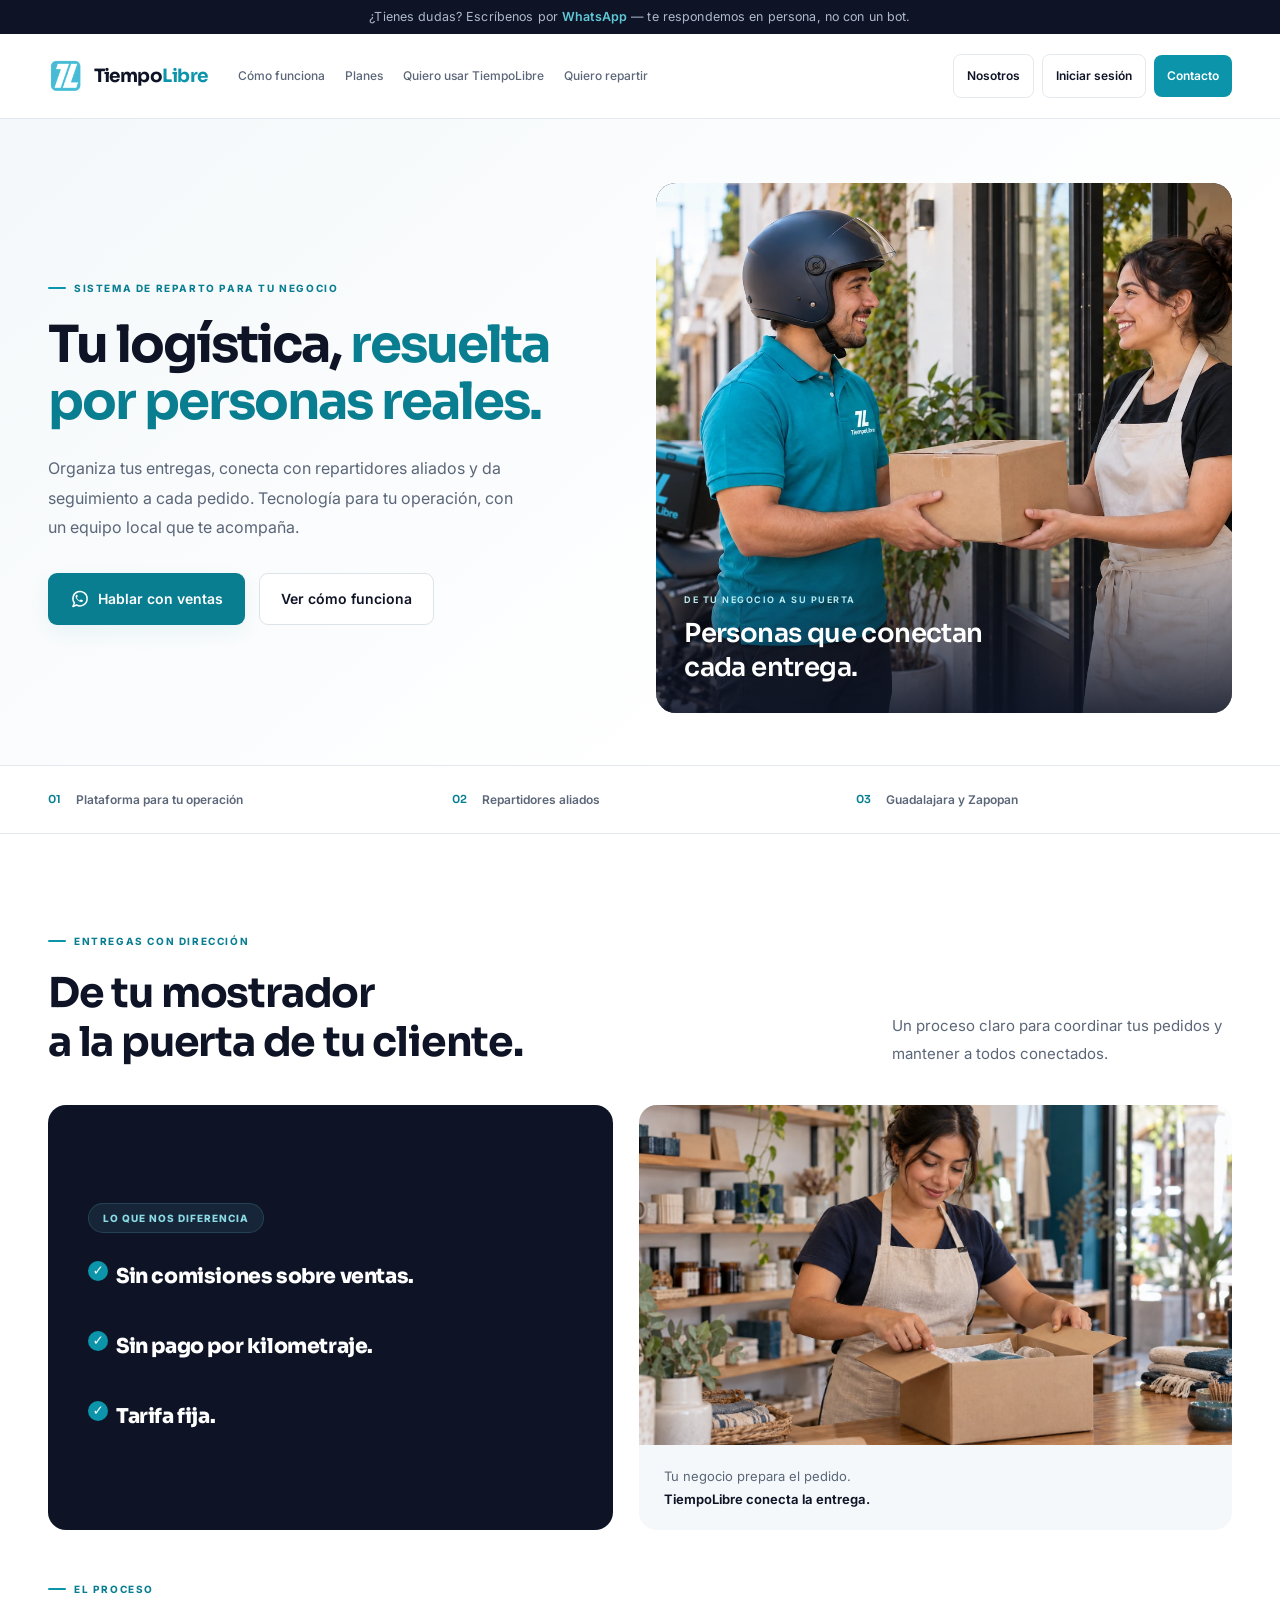
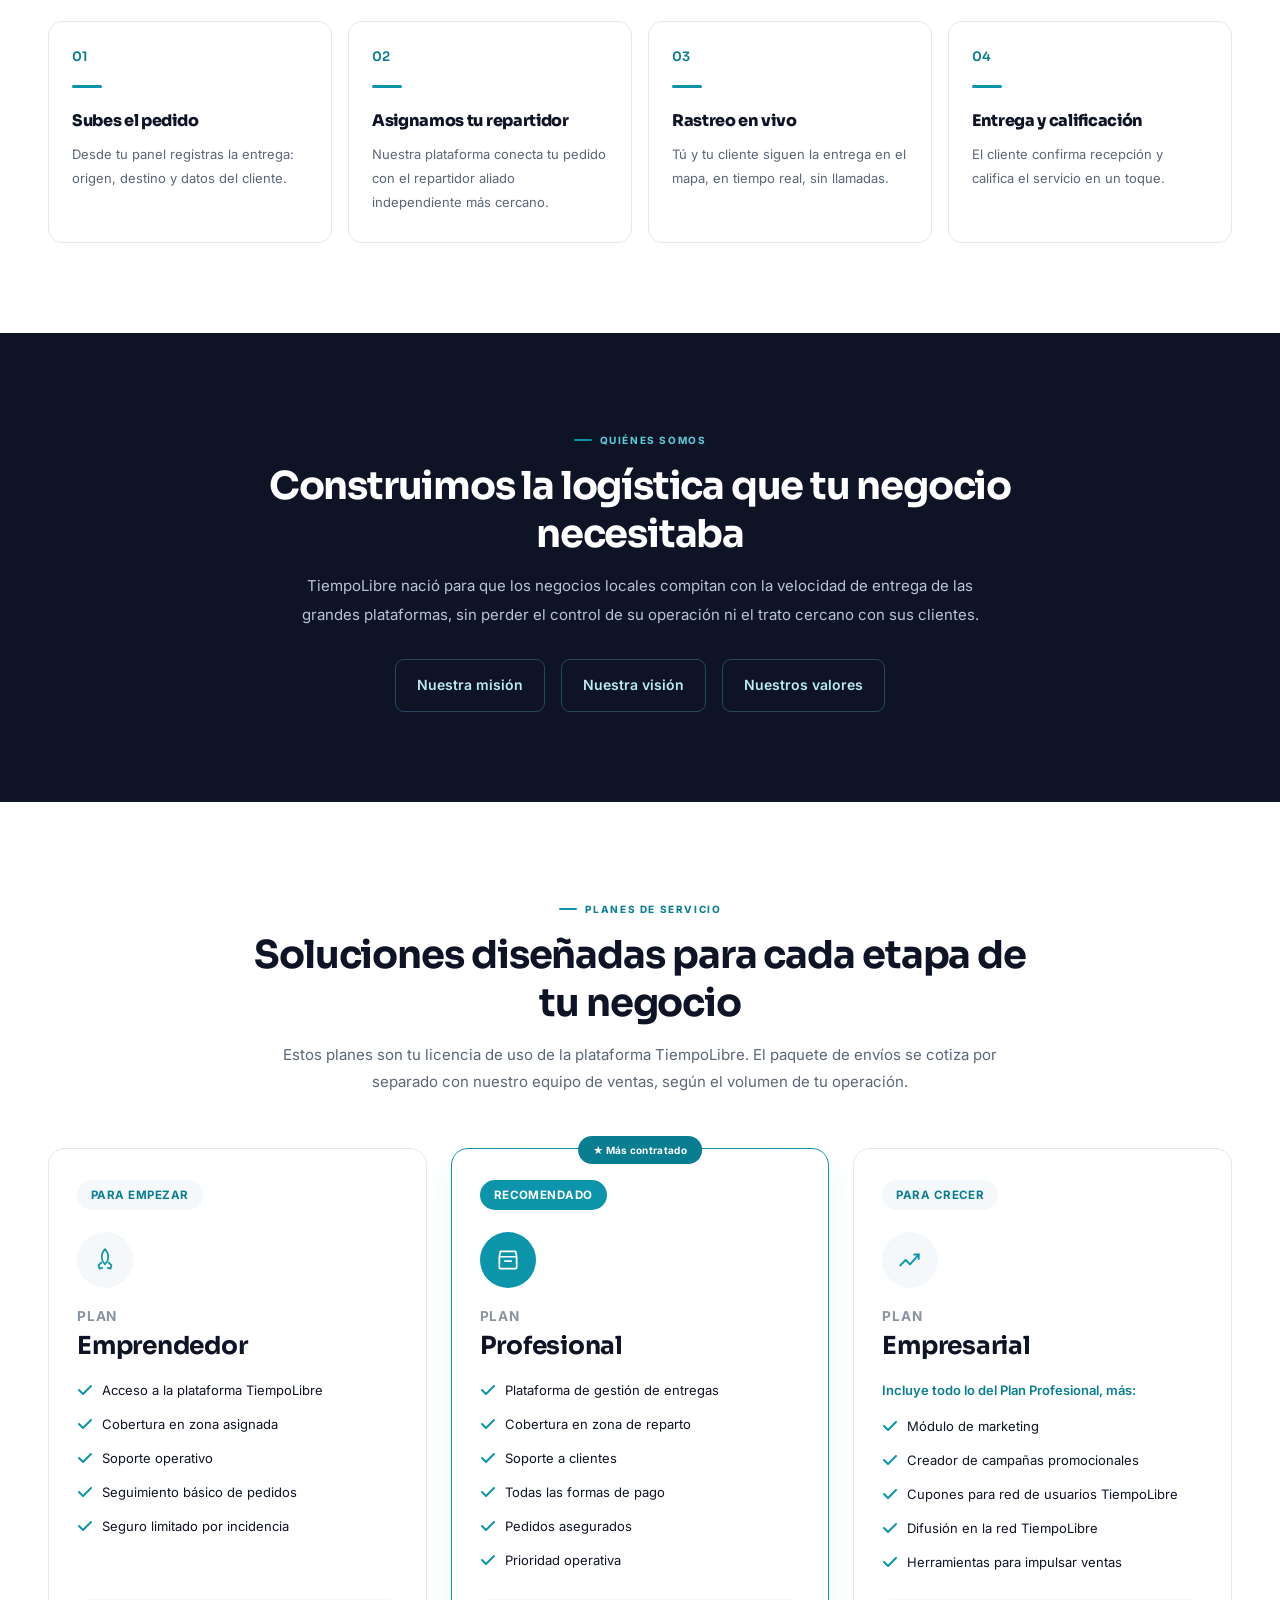
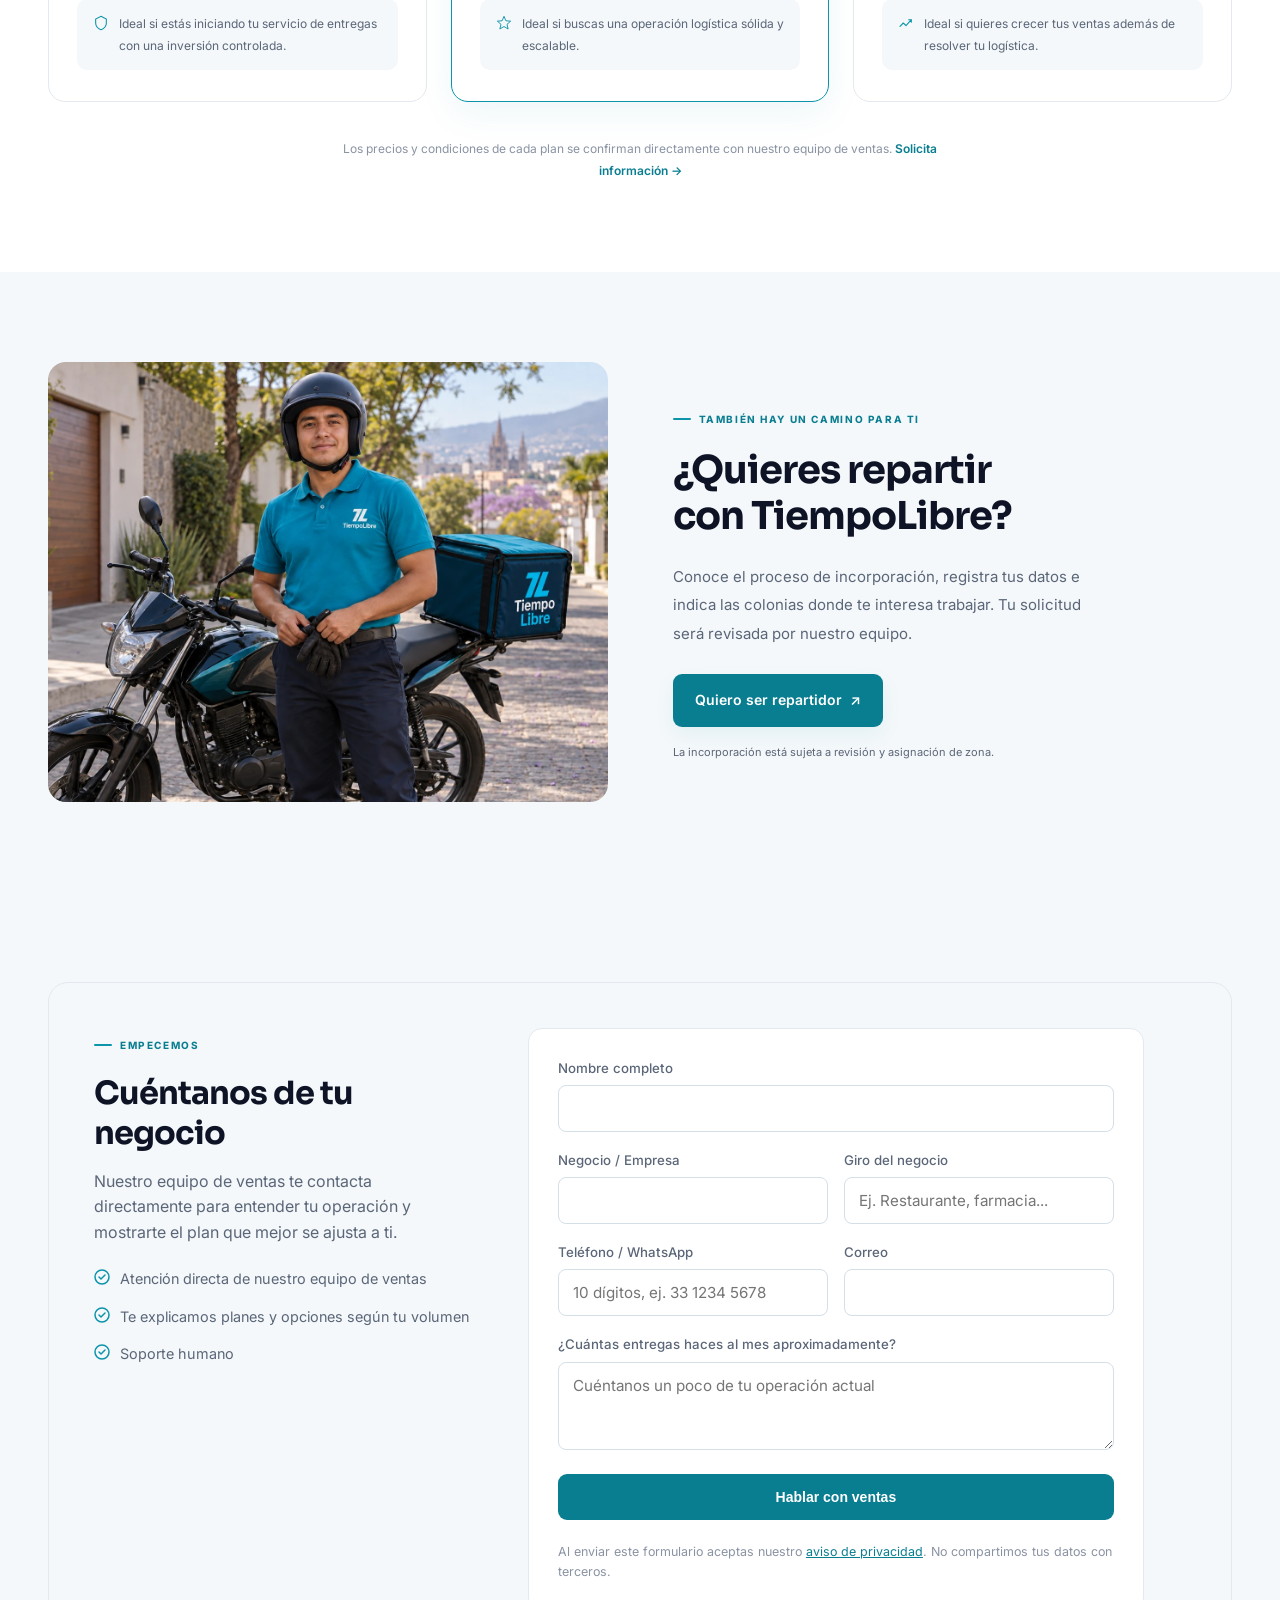
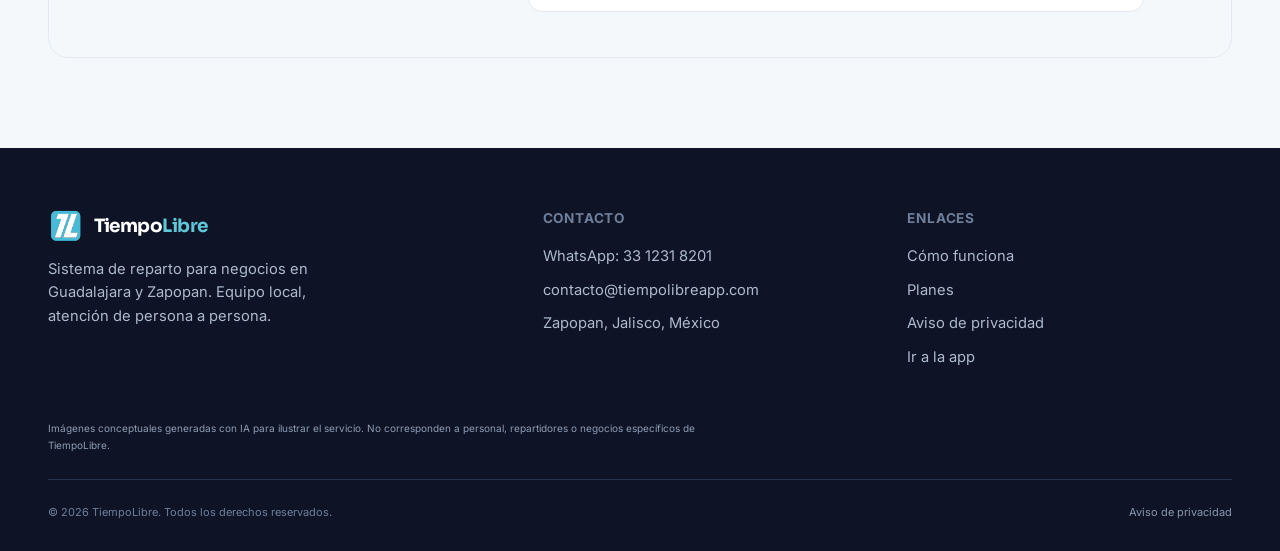
<file: index.html>
<!DOCTYPE html>
<html lang="es">
<head>
<meta charset="UTF-8">
<meta name="viewport" content="width=device-width, initial-scale=1.0">
<title>TiempoLibre — Sistema de reparto para tu negocio</title>
<meta name="description" content="TiempoLibre es la plataforma logística para que tu negocio gestione entregas, repartidores y clientes desde un solo lugar. Guadalajara y Zapopan.">
<link rel="icon" type="image/png" sizes="32x32" href="favicon_32.png">
<link rel="icon" type="image/png" sizes="192x192" href="favicon_192.png">
<link rel="icon" type="image/png" sizes="512x512" href="favicon_512.png">
<link rel="apple-touch-icon" href="favicon_192.png">
<link rel="preconnect" href="https://fonts.googleapis.com">
<link rel="preconnect" href="https://fonts.gstatic.com" crossorigin>
<link href="https://fonts.googleapis.com/css2?family=Sora:wght@500;600;700;800&family=Inter:wght@400;500;600;700&display=swap" rel="stylesheet">
<style>
  :root{
    --navy: #0E1426;
    --navy-soft: #16223B;
    --navy-line: #243352;
    --teal: #0C94AA;
    --teal-deep: #0A7E91;
    --teal-soft: #5FC7D6;
    --bg: #FFFFFF;
    --bg-alt: #F4F8FA;
    --ink: #0E1426;
    --ink-dim: #5B6678;
    --ink-faint: #8A93A3;
    --line: #E3E9EF;
    --radius: 14px;
    --maxw: 1180px;
  }
  *{margin:0;padding:0;box-sizing:border-box;}
  html{scroll-behavior:smooth;}
  body{
    background:var(--bg);
    color:var(--ink);
    font-family:'Inter',system-ui,sans-serif;
    line-height:1.6;
    -webkit-font-smoothing:antialiased;
  }
  h1,h2,h3,.display{
    font-family:'Sora',sans-serif;
    font-weight:700;
    letter-spacing:-0.01em;
    color:var(--navy);
  }
  a{color:inherit;text-decoration:none;}
  img{max-width:100%;display:block;}
  .wrap{max-width:var(--maxw);margin:0 auto;padding:0 28px;}
  section{padding:100px 0;}
  @media (max-width:720px){section{padding:64px 0;}}

  a:focus-visible,button:focus-visible,input:focus-visible,textarea:focus-visible,select:focus-visible{
    outline:2px solid var(--teal);outline-offset:3px;border-radius:4px;
  }
  @media (prefers-reduced-motion: reduce){
    *{animation-duration:0.01ms !important;animation-iteration-count:1 !important;transition-duration:0.01ms !important;scroll-behavior:auto !important;}
  }

  /* ---------- NAV ---------- */
  header{
    position:sticky;top:0;z-index:50;
    background:rgba(255,255,255,0.92);
    backdrop-filter:blur(10px);
    border-bottom:1px solid var(--line);
  }
  .topbar{
    background:var(--navy);color:#AEB9CC;font-size:0.78rem;
    text-align:center;padding:7px 0;letter-spacing:0.01em;
  }
  .topbar a{color:var(--teal-soft);font-weight:600;}
  nav{display:flex;align-items:center;justify-content:space-between;padding:16px 28px;max-width:var(--maxw);margin:0 auto;}
  .logo{display:flex;align-items:center;gap:10px;}
  .logo-img{width:34px;height:34px;border-radius:8px;display:block;}
  .logo-text{font-family:'Sora',sans-serif;font-weight:700;font-size:1.18rem;color:var(--navy);}
  .logo-text span{color:var(--teal);}
  .navlinks{display:flex;gap:28px;font-size:0.9rem;color:var(--ink-dim);font-weight:500;}
  .navlinks a:hover{color:var(--navy);}
  @media (max-width:880px){.navlinks{display:none;}}
  .nav-actions{display:flex;align-items:center;gap:10px;flex-wrap:wrap;justify-content:flex-end;}
  .mobile-register{display:none;}
  @media (max-width:880px){
    nav{align-items:center;gap:12px;}
    .nav-actions{gap:8px;max-width:430px;flex-wrap:wrap;}
    .mobile-register{display:inline-flex;}
    #open-nosotros,.nav-actions .nav-cta{display:none;}
    .nav-actions .btn-ghost-nav{padding:9px 12px;font-size:0.82rem;}
  }
  @media (max-width:620px){
    nav{display:grid;grid-template-columns:1fr;padding:13px 16px;gap:10px;}
    .logo{justify-content:center;}
    .logo-text{font-size:1.05rem;}
    .nav-actions{width:100%;max-width:none;display:grid;grid-template-columns:1fr 1fr;gap:8px;}
    .nav-actions .btn-ghost-nav{justify-content:center;text-align:center;min-height:42px;}
    #login-link{grid-column:1 / -1;}
    .mobile-register{font-weight:700;}
  }
  @media (max-width:390px){
    .nav-actions{grid-template-columns:1fr;}
    #login-link{grid-column:auto;}
  }
  .btn-ghost-nav{
    font-size:0.88rem;font-weight:600;color:var(--navy);padding:10px 16px;
    border-radius:8px;border:1.5px solid var(--line);transition:border-color 0.2s ease;
  }
  .btn-ghost-nav:hover{border-color:var(--teal);}
  .nav-cta{
    background:var(--teal);color:#fff;font-weight:600;font-size:0.88rem;
    padding:11px 22px;border-radius:8px;transition:background 0.2s ease;
  }
  .nav-cta:hover{background:var(--teal-deep);}

  /* ---------- HERO ---------- */
  .hero{
    padding:80px 0 90px;
    background:linear-gradient(180deg,var(--bg-alt) 0%,#fff 100%);
  }
  .hero-grid{display:grid;grid-template-columns:1.1fr 0.9fr;gap:56px;align-items:center;}
  @media (max-width:900px){.hero-grid{grid-template-columns:1fr;}}
  .eyebrow{
    display:inline-flex;align-items:center;gap:8px;
    font-size:0.78rem;letter-spacing:0.07em;text-transform:uppercase;
    color:var(--teal-deep);font-weight:700;margin-bottom:20px;
  }
  .eyebrow::before{content:'';width:18px;height:2px;background:var(--teal);border-radius:2px;}
  .hero h1{font-size:clamp(2.3rem,4.6vw,3.3rem);line-height:1.12;margin-bottom:22px;}
  .hero h1 span{color:var(--teal);}
  .hero p.lead{font-size:1.08rem;color:var(--ink-dim);max-width:480px;margin-bottom:32px;}
  .cta-row{display:flex;gap:14px;flex-wrap:wrap;}
  .btn{
    display:inline-flex;align-items:center;gap:8px;
    padding:14px 26px;border-radius:9px;font-weight:600;font-size:0.95rem;
    transition:transform 0.15s ease, background 0.2s ease, border-color 0.2s ease;
    border:1.5px solid transparent;
  }
  .btn:active{transform:scale(0.98);}
  .btn-primary{background:var(--teal);color:#fff;}
  .btn-primary:hover{background:var(--teal-deep);}
  .btn-ghost{border-color:var(--line);color:var(--navy);}
  .btn-ghost:hover{border-color:var(--ink-faint);}

  .hero-card{
    background:linear-gradient(135deg, var(--teal) 0%, var(--teal-deep) 100%);
    border-radius:20px;padding:34px;color:#fff;position:relative;overflow:hidden;
  }
  .hero-card::before{
    content:'';position:absolute;top:-40%;right:-30%;width:60%;height:140%;
    background:radial-gradient(circle, rgba(255,255,255,0.22), transparent 70%);
  }
  .hc-row{display:flex;justify-content:space-between;align-items:flex-start;margin-bottom:24px;position:relative;z-index:1;}
  .hc-tag{font-size:0.72rem;color:rgba(255,255,255,0.78);text-transform:uppercase;letter-spacing:0.06em;font-weight:600;}
  .hc-status{background:rgba(255,255,255,0.22);color:#fff;font-size:0.72rem;font-weight:700;padding:4px 10px;border-radius:6px;}
  .hc-route{display:flex;flex-direction:column;gap:0;position:relative;z-index:1;}
  .hc-point{display:flex;gap:12px;align-items:flex-start;padding-bottom:22px;position:relative;}
  .hc-point::before{
    content:'';position:absolute;left:5px;top:18px;bottom:-4px;width:1px;background:rgba(255,255,255,0.28);
  }
  .hc-point:last-child::before{display:none;}
  .hc-dot{width:11px;height:11px;border-radius:50%;background:rgba(255,255,255,0.9);flex-shrink:0;margin-top:3px;box-shadow:0 0 0 3px rgba(255,255,255,0.25);}
  .hc-point.done .hc-dot{background:#fff;}
  .hc-point.pending .hc-dot{background:rgba(255,255,255,0.35);box-shadow:none;}
  .hc-point h4{font-size:0.92rem;font-weight:600;color:#fff;margin-bottom:3px;}
  .hc-point p{font-size:0.8rem;color:rgba(255,255,255,0.7);}

  /* ---------- SECTION HEAD ---------- */
  .section-head{margin-bottom:52px;max-width:640px;}
  .section-head.center{margin:0 auto 52px;text-align:center;}
  .section-head .eyebrow{margin-bottom:14px;}
  .section-head h2{font-size:clamp(1.75rem,3.2vw,2.3rem);margin-bottom:14px;}
  .section-head p{color:var(--ink-dim);font-size:1.02rem;}

  /* ---------- PROCESO ---------- */
  .proceso-top{display:grid;grid-template-columns:1.15fr 0.85fr;gap:32px;align-items:stretch;margin-bottom:52px;}
  @media (max-width:880px){.proceso-top{grid-template-columns:1fr;}}
  .recruit-card{
    background:transparent;
    border:none;border-radius:0;
    padding:18px 24px 22px;display:flex;flex-direction:column;align-items:center;
    justify-content:flex-end;text-align:center;position:relative;overflow:visible;
  }
  .recruit-img{max-height:180px;width:auto;margin:0 auto 2px;}
  .recruit-card h3{font-size:1.05rem;margin-bottom:6px;letter-spacing:-0.01em;}
  .recruit-card p{font-size:0.84rem;color:var(--ink-dim);margin-bottom:14px;max-width:280px;}
  .btn-recruit{
    display:inline-flex;align-items:center;gap:8px;background:#25D366;color:#fff;font-weight:700;
    font-size:0.86rem;padding:11px 22px;border-radius:30px;transition:background 0.2s ease;
  }
  .btn-recruit:hover{background:#1DA851;}
  .process-grid{
    display:grid;grid-template-columns:repeat(4,1fr);gap:1px;
    background:var(--line);border:1px solid var(--line);border-radius:20px;overflow:hidden;
  }
  @media (max-width:760px){.process-grid{grid-template-columns:1fr;}}
  .process-card{
    background:#fff;padding:42px 28px 34px;position:relative;overflow:hidden;
    transition:background 0.25s ease;
  }
  .process-card:hover{background:var(--bg-alt);}
  .process-num{
    font-family:'Sora',sans-serif;font-weight:800;font-size:4rem;line-height:1;
    position:absolute;top:10px;right:18px;color:transparent;
    -webkit-text-stroke:1.4px var(--line);
    z-index:0;user-select:none;
  }
  .process-bar{width:28px;height:4px;background:var(--teal);border-radius:3px;margin-bottom:16px;position:relative;z-index:1;}
  .process-card h3{font-size:1.28rem;font-weight:800;margin-bottom:10px;letter-spacing:-0.02em;position:relative;z-index:1;}
  .process-card p{color:var(--ink-dim);font-size:0.92rem;position:relative;z-index:1;}

  /* ---------- PROCESO HIGHLIGHT BOX ---------- */
  .proceso-highlight{
    background:linear-gradient(135deg, var(--teal) 0%, var(--teal-deep) 100%);
    border-radius:20px;padding:32px 34px;display:flex;flex-direction:column;justify-content:center;
  }
  .proceso-highlight .badge-diferenciador{
    display:inline-flex;align-items:center;gap:8px;align-self:flex-start;
    background:rgba(255,255,255,0.18);color:#fff;text-transform:uppercase;
    font-size:0.72rem;font-weight:800;letter-spacing:0.08em;
    padding:6px 14px;border-radius:30px;margin-bottom:18px;
  }
  .proceso-highlight ul{list-style:none;margin:0;padding:0;display:flex;flex-direction:column;gap:16px;}
  .proceso-highlight li{
    color:#fff;font-weight:800;font-size:1.28rem;letter-spacing:0.01em;line-height:1.3;
    text-transform:uppercase;position:relative;padding-left:30px;
  }
  .proceso-highlight li::before{
    content:'✓';position:absolute;left:0;top:0;color:#fff;font-weight:800;
    width:20px;height:20px;font-size:0.85rem;line-height:20px;text-align:center;
    background:rgba(255,255,255,0.22);border-radius:50%;
  }

  /* ---------- MVV ---------- */
  .mvv-grid{display:grid;grid-template-columns:repeat(3,1fr);gap:1px;background:var(--line);border:1px solid var(--line);border-radius:var(--radius);overflow:hidden;}
  @media (max-width:820px){.mvv-grid{grid-template-columns:1fr;}}
  .mvv-card{background:#fff;padding:38px 32px;}
  .mvv-card .num{font-family:'Sora',sans-serif;font-size:0.8rem;color:var(--teal-deep);margin-bottom:16px;font-weight:700;text-transform:uppercase;letter-spacing:0.04em;}
  .mvv-card h3{font-size:1.25rem;margin-bottom:12px;}
  .mvv-card p{color:var(--ink-dim);font-size:0.95rem;}
  .values-list{margin-top:16px;display:flex;flex-direction:column;gap:10px;}
  .values-list li{list-style:none;font-size:0.92rem;color:var(--ink-dim);padding-left:18px;position:relative;}
  .values-list li::before{content:'—';position:absolute;left:0;color:var(--teal);}

  /* ---------- PLANES ---------- */
  .plans-grid{display:grid;grid-template-columns:repeat(3,1fr);gap:22px;align-items:stretch;}
  @media (max-width:920px){.plans-grid{grid-template-columns:1fr;max-width:420px;margin:0 auto;}}
  .plan-card{
    background:#fff;border:1.5px solid var(--line);border-radius:18px;
    padding:34px 30px;position:relative;display:flex;flex-direction:column;
  }
  .plan-card.featured{border-color:var(--teal);box-shadow:0 12px 32px -8px rgba(12,148,170,0.22);}
  .plan-badge{
    position:absolute;top:-13px;left:50%;transform:translateX(-50%);
    background:#0C94AA;color:#fff;font-size:0.7rem;font-weight:700;
    padding:6px 16px;border-radius:20px;letter-spacing:0.03em;display:flex;align-items:center;gap:5px;white-space:nowrap;
  }
  .plan-tag{
    display:inline-block;background:var(--bg-alt);color:var(--teal-deep);
    font-size:0.72rem;font-weight:700;text-transform:uppercase;letter-spacing:0.04em;
    padding:6px 14px;border-radius:20px;margin-bottom:22px;align-self:flex-start;
  }
  .plan-card.featured .plan-tag{background:#0C94AA;color:#fff;}
  .plan-icon{
    width:56px;height:56px;border-radius:50%;display:flex;align-items:center;justify-content:center;
    background:var(--bg-alt);margin-bottom:18px;
  }
  .plan-card.featured .plan-icon{background:#0C94AA;}
  .plan-name{font-size:0.85rem;color:var(--ink-faint);text-transform:uppercase;letter-spacing:0.06em;font-weight:700;margin-bottom:4px;}
  .plan-card h3{font-size:1.55rem;margin-bottom:18px;line-height:1.15;}
  .plan-feats{display:flex;flex-direction:column;gap:12px;margin-bottom:26px;flex-grow:1;}
  .plan-feats div{display:flex;gap:9px;align-items:flex-start;font-size:0.91rem;color:var(--ink);}
  .plan-feats svg{flex-shrink:0;margin-top:3px;}
  .plan-feats .includes-note{font-size:0.83rem;color:var(--teal-deep);font-weight:600;margin-bottom:2px;}
  .plan-note{
    background:var(--bg-alt);border-radius:10px;padding:14px 16px;font-size:0.85rem;color:var(--ink-dim);
    display:flex;gap:10px;align-items:flex-start;
  }
  .plan-note svg{flex-shrink:0;color:var(--teal);margin-top:2px;}
  .plans-footnote{text-align:center;color:var(--ink-faint);font-size:0.88rem;margin-top:36px;}
  .plans-footnote a{color:var(--teal-deep);font-weight:600;}

  /* ---------- FORM ---------- */
  .form-section{
    background:var(--bg-alt);border:1px solid var(--line);border-radius:24px;
    padding:54px;display:grid;grid-template-columns:0.9fr 1.1fr;gap:54px;
  }
  @media (max-width:860px){.form-section{grid-template-columns:1fr;padding:34px 24px;gap:32px;}}
  .form-side h2{font-size:clamp(1.55rem,3vw,2rem);margin-bottom:16px;}
  .form-side p{color:var(--ink-dim);margin-bottom:22px;}
  .form-perks{display:flex;flex-direction:column;gap:14px;}
  .form-perks div{display:flex;gap:10px;font-size:0.9rem;color:var(--ink-dim);align-items:flex-start;}
  .form-perks svg{flex-shrink:0;margin-top:2px;color:var(--teal);}

  form{display:flex;flex-direction:column;gap:16px;}
  .field{display:flex;flex-direction:column;gap:6px;}
  .field label{font-size:0.83rem;color:var(--ink-dim);font-weight:500;}
  .field input,.field select,.field textarea{
    background:#fff;border:1.5px solid var(--line);border-radius:8px;
    padding:13px 14px;color:var(--ink);font-family:'Inter';font-size:0.95rem;
    transition:border-color 0.15s ease;
  }
  .field input:focus,.field select:focus,.field textarea:focus{border-color:var(--teal);outline:none;}
  .field textarea{resize:vertical;min-height:88px;}
  .row2{display:grid;grid-template-columns:1fr 1fr;gap:16px;}
  @media (max-width:500px){.row2{grid-template-columns:1fr;}}
  .submit-btn{
    background:var(--teal);color:#fff;font-weight:700;font-size:1rem;
    padding:15px;border:none;border-radius:9px;cursor:pointer;margin-top:6px;
    transition:background 0.2s ease;
  }
  .submit-btn:hover{background:var(--teal-deep);}
  .submit-btn:disabled{opacity:0.6;cursor:not-allowed;}
  .form-note{font-size:0.78rem;color:var(--ink-faint);margin-top:4px;}
  .form-note a{color:var(--teal-deep);text-decoration:underline;}
  #form-status{font-size:0.9rem;margin-top:4px;display:none;}
  #form-status.ok{color:var(--teal-deep);display:block;font-weight:600;}
  #form-status.err{color:#C0392B;display:block;}

  /* ---------- FOOTER ---------- */
  footer{background:var(--navy);color:#AEB9CC;padding:60px 0 30px;}
  footer h1,footer h2,footer h3{color:#fff;}
  .foot-grid{display:grid;grid-template-columns:1.4fr 1fr 1fr;gap:40px;margin-bottom:40px;}
  @media (max-width:700px){.foot-grid{grid-template-columns:1fr;gap:32px;}}
  .foot-grid h4{font-size:0.85rem;color:#6F7E99;text-transform:uppercase;letter-spacing:0.06em;margin-bottom:16px;font-weight:700;}
  .foot-grid a,.foot-grid p{color:#AEB9CC;font-size:0.92rem;display:block;margin-bottom:10px;}
  .foot-grid a:hover{color:#fff;}
  .foot-logo{display:flex;align-items:center;gap:10px;margin-bottom:14px;}
  .foot-logo .logo-text{color:#fff;}
  .foot-bottom{
    border-top:1px solid var(--navy-line);padding-top:24px;
    display:flex;justify-content:space-between;flex-wrap:wrap;gap:12px;
    font-size:0.82rem;color:#6F7E99;
  }
  .foot-bottom a{color:#8A96AC;}
  .foot-bottom a:hover{color:#fff;}

  /* ---------- MODAL ---------- */
  .modal-overlay{
    position:fixed;inset:0;background:rgba(8,12,24,0.72);z-index:100;
    display:none;align-items:flex-start;justify-content:center;padding:32px 16px;
    overflow-y:auto;
  }
  .modal-overlay.open{display:flex;}
  .modal-box{
    background:#fff;border-radius:20px;
    width:100%;max-width:760px;padding:0;position:relative;
    box-shadow:0 24px 80px rgba(14,20,38,0.22);
    margin:auto;
  }
  /* Aviso de privacidad — cabecera */
  .privacy-header{
    background:var(--navy);border-radius:20px 20px 0 0;
    padding:36px 48px 32px;
  }
  .privacy-header .eyebrow-modal{
    display:inline-flex;align-items:center;gap:6px;
    font-size:0.72rem;letter-spacing:0.08em;text-transform:uppercase;
    color:var(--teal-soft);font-weight:700;margin-bottom:10px;
  }
  .privacy-header h2{
    font-family:'Sora',sans-serif;font-size:1.6rem;font-weight:700;
    color:#fff;margin:0 0 6px;
  }
  .privacy-header p{
    font-size:0.85rem;color:#AEB9CC;margin:0;
  }
  /* Cuerpo del aviso */
  .privacy-body{
    padding:40px 48px 48px;
  }
  @media(max-width:600px){
    .privacy-header{padding:28px 24px 24px;}
    .privacy-body{padding:28px 24px 36px;}
  }
  /* Secciones numeradas */
  .privacy-section{
    border-left:3px solid var(--teal);
    padding:0 0 0 18px;
    margin-bottom:32px;
  }
  .privacy-section:last-child{margin-bottom:0;}
  .privacy-section h3{
    font-family:'Sora',sans-serif;font-size:0.95rem;font-weight:700;
    color:var(--navy);margin-bottom:10px;letter-spacing:-0.01em;
  }
  .privacy-section p{
    font-size:0.88rem;color:var(--ink-dim);margin-bottom:8px;line-height:1.65;
  }
  .privacy-section ul{
    padding-left:18px;margin-bottom:8px;
  }
  .privacy-section ul li{
    font-size:0.88rem;color:var(--ink-dim);margin-bottom:5px;line-height:1.6;
  }
  /* Tabla ARCO */
  .privacy-table{
    width:100%;border-collapse:collapse;margin:12px 0;font-size:0.85rem;
  }
  .privacy-table th{
    background:var(--bg-alt);color:var(--navy);font-weight:700;
    padding:10px 14px;text-align:left;border:1px solid var(--line);
    font-family:'Sora',sans-serif;font-size:0.82rem;
  }
  .privacy-table td{
    padding:10px 14px;border:1px solid var(--line);color:var(--ink-dim);
    vertical-align:top;line-height:1.5;
  }
  .privacy-table tr:nth-child(even) td{background:#FAFCFE;}
  /* Alerta de datos sensibles */
  .privacy-alert{
    background:#EDF9FB;border:1px solid #B0E4EC;border-radius:10px;
    padding:14px 18px;margin:12px 0;
    display:flex;gap:12px;align-items:flex-start;
  }
  .privacy-alert-icon{
    font-size:1.1rem;flex-shrink:0;margin-top:1px;
  }
  .privacy-alert p{
    font-size:0.85rem;color:var(--teal-deep);margin:0;line-height:1.55;font-weight:500;
  }
  /* Pie del aviso */
  .privacy-footer{
    background:var(--bg-alt);border-top:1px solid var(--line);
    border-radius:0 0 20px 20px;padding:20px 48px;
    display:flex;align-items:center;justify-content:space-between;gap:16px;flex-wrap:wrap;
  }
  @media(max-width:600px){.privacy-footer{padding:18px 24px;}}
  .privacy-footer p{font-size:0.78rem;color:var(--ink-faint);margin:0;}
  .privacy-footer a{color:var(--teal-deep);font-weight:600;}
  /* Botón cerrar */
  .modal-close{
    position:absolute;top:18px;right:18px;
    background:rgba(255,255,255,0.12);border:none;color:#fff;
    width:34px;height:34px;border-radius:50%;font-size:1.2rem;
    cursor:pointer;display:flex;align-items:center;justify-content:center;
    transition:background 0.2s;line-height:1;
  }
  .modal-close:hover{background:rgba(255,255,255,0.22);}
  .modal-box-generic .modal-close{
    background:var(--bg-alt);color:var(--ink);
    box-shadow:0 1px 4px rgba(0,0,0,0.15);
  }
  .modal-box-generic .modal-close:hover{background:var(--line);}
  /* Modal genérico (nosotros) */
  .modal-box-generic{
    background:#fff;border-radius:16px;
    max-width:680px;max-height:85vh;overflow-y:auto;padding:40px;position:relative;
    width:100%;margin:auto;
  }
  .modal-box-generic h2{font-size:1.5rem;margin-bottom:18px;font-family:'Sora',sans-serif;color:var(--navy);}
  .modal-box-generic h3{font-size:1.05rem;margin:22px 0 8px;color:var(--teal-deep);font-family:'Sora',sans-serif;}
  .modal-box-generic p,.modal-box-generic li{color:var(--ink-dim);font-size:0.92rem;margin-bottom:8px;}
  .modal-box-generic ul{padding-left:20px;}
</style>
<meta name="theme-color" content="#0C94AA">
<link rel="canonical" href="https://tiempolibreapp.com/">
<meta property="og:type" content="website"><meta property="og:locale" content="es_MX">
<meta property="og:title" content="TiempoLibre — Sistema de reparto para tu negocio">
<meta property="og:description" content="Organiza entregas, repartidores y clientes con una plataforma y un equipo local que te acompaña. Guadalajara y Zapopan.">
<meta property="og:url" content="https://tiempolibreapp.com/">
<meta property="og:image" content="https://tiempolibreapp.com/assets/entregas-locales.webp">
<link rel="stylesheet" href="assets/editorial-20261026.css">
</head>
<body class="tl-editorial"><a class="tl-skip" href="#top">Saltar al contenido</a>

<div class="topbar">¿Tienes dudas? Escríbenos por <a href="https://wa.me/523312318201" target="_blank" rel="noopener">WhatsApp</a> — te respondemos en persona, no con un bot.</div>

<header>
  <nav>
    <a href="#top" class="logo">
      <img src="favicon_512.png" width="512" height="512" decoding="async" fetchpriority="high" alt="TiempoLibre" class="logo-img">
      <span class="logo-text">Tiempo<span>Libre</span></span>
    </a>
    <button class="tl-menu" id="tl-menu" type="button" aria-controls="tl-navigation" aria-expanded="false">Menú <span aria-hidden="true">☰</span></button>
    <div class="tl-navigation" id="tl-navigation"><div class="navlinks">
      <a href="#como-funciona">Cómo funciona</a>
      <a href="#planes">Planes</a>
      <a href="registro.html">Quiero usar TiempoLibre</a>
      <a href="repartidores.html">Quiero repartir</a>
    </div>
    <div class="nav-actions">
      <a href="registro.html" class="btn-ghost-nav mobile-register">Quiero usar TiempoLibre</a>
      <a href="repartidores.html" class="btn-ghost-nav mobile-register">Quiero repartir</a>
      <a href="#" id="open-nosotros" class="btn-ghost-nav">Nosotros</a>
      <a href="https://application.tiempolibreapp.com/login" target="_blank" rel="noopener" class="btn-ghost-nav" id="login-link">Iniciar sesión</a>
      <a href="#registro" class="nav-cta">Contacto</a>
    </div>
    </div>
  </nav>
</header>

<main id="top">

  <!-- HERO -->
  <section class="hero">
    <div class="wrap hero-grid">
      <div>
        <span class="eyebrow">Sistema de reparto para tu negocio</span>
        <h1>Tu logística, <span>resuelta por personas reales.</span></h1>
        <p class="lead">Organiza tus entregas, conecta con repartidores aliados y da seguimiento a cada pedido. Tecnología para tu operación, con un equipo local que te acompaña.</p>
        <div class="cta-row">
          <a href="https://wa.me/523312318201" target="_blank" rel="noopener noreferrer" class="btn btn-primary" aria-label="Hablar con ventas por WhatsApp"><svg xmlns="http://www.w3.org/2000/svg" width="20" height="20" viewBox="0 0 24 24" fill="none" stroke="currentColor" stroke-width="1.8" stroke-linecap="round" stroke-linejoin="round" aria-hidden="true" focusable="false" style="flex-shrink:0"><path d="M20.5 11.8a8.5 8.5 0 0 1-12.7 7.4L3.5 21l1.8-4.3a8.5 8.5 0 1 1 15.2-4.9Z"/><path fill="currentColor" stroke="none" d="M9 7.3c-.3-.5-.6-.5-.9-.5-.5 0-1 .4-1.2.9-.7 1.5.4 3.8 2.1 5.5 1.7 1.7 4.1 2.9 5.7 2.2.5-.2.9-.8.9-1.2 0-.3-.1-.5-.5-.7l-1.7-.8c-.4-.2-.6-.1-.8.2l-.6.7c-.2.2-.4.2-.7.1a7.3 7.3 0 0 1-3-3c-.1-.3-.1-.5.1-.7l.6-.7c.2-.2.3-.5.1-.8L9 7.3Z"/></svg>Hablar con ventas</a>
          <a href="#como-funciona" class="btn btn-ghost">Ver cómo funciona</a>
        </div>
      </div>
      <figure class="tl-hero-photo"><img src="assets/entregas-locales.webp" width="1536" height="1024" fetchpriority="high" decoding="async" alt="Imagen conceptual de un repartidor y una comerciante coordinando la entrega de un paquete"><figcaption><span class="tl-photo-kicker">DE TU NEGOCIO A SU PUERTA</span><strong>Personas que conectan<br>cada entrega.</strong></figcaption></figure>
    </div>
  </section>

  <div class="tl-service-strip"><div class="wrap"><span><b>01</b> Plataforma para tu operación</span><span><b>02</b> Repartidores aliados</span><span><b>03</b> Guadalajara y Zapopan</span></div></div>
  <!-- COMO FUNCIONA -->
  <section id="como-funciona">
    <div class="wrap">
      <div class="tl-section-intro"><div><span class="eyebrow">ENTREGAS CON DIRECCIÓN</span><h2>De tu mostrador<br>a la puerta de tu cliente.</h2></div><p>Un proceso claro para coordinar tus pedidos y mantener a todos conectados.</p></div>
      <div class="proceso-top">
        <div class="proceso-highlight">
          <span class="badge-diferenciador">Lo que nos diferencia</span>
          <ul>
            <li>Sin comisiones sobre ventas.</li>
            <li>Sin pago por kilometraje.</li>
            <li>Tarifa fija.</li>
          </ul>
        </div>
        <figure class="recruit-card">
          <img src="assets/negocio-local.webp" width="1536" height="1024" loading="lazy" decoding="async" alt="Imagen conceptual de una comerciante preparando un pedido para entrega" class="recruit-img"><figcaption>Tu negocio prepara el pedido.<br><strong>TiempoLibre conecta la entrega.</strong></figcaption>
        </figure>
      </div>
      <span class="eyebrow" style="margin-bottom:24px;">El proceso</span>
      <div class="process-grid">
        <div class="process-card">
          <span class="process-num">01</span>
          <div class="process-bar"></div>
          <h3>Subes el pedido</h3>
          <p>Desde tu panel registras la entrega: origen, destino y datos del cliente.</p>
        </div>
        <div class="process-card">
          <span class="process-num">02</span>
          <div class="process-bar"></div>
          <h3>Asignamos tu repartidor</h3>
          <p>Nuestra plataforma conecta tu pedido con el repartidor aliado independiente más cercano.</p>
        </div>
        <div class="process-card">
          <span class="process-num">03</span>
          <div class="process-bar"></div>
          <h3>Rastreo en vivo</h3>
          <p>Tú y tu cliente siguen la entrega en el mapa, en tiempo real, sin llamadas.</p>
        </div>
        <div class="process-card">
          <span class="process-num">04</span>
          <div class="process-bar"></div>
          <h3>Entrega y calificación</h3>
          <p>El cliente confirma recepción y califica el servicio en un toque.</p>
        </div>
      </div>
    </div>
  </section>

  <!-- NOSOTROS (teaser) -->
  <section id="mision" style="background:var(--bg-alt);">
    <div class="wrap">
      <div class="section-head center" style="margin-bottom:32px;">
        <span class="eyebrow">Quiénes somos</span>
        <h2>Construimos la logística que tu negocio necesitaba</h2>
        <p>TiempoLibre nació para que los negocios locales compitan con la velocidad de entrega de las grandes plataformas, sin perder el control de su operación ni el trato cercano con sus clientes.</p>
      </div>
      <div style="display:flex;gap:16px;justify-content:center;flex-wrap:wrap;">
        <a href="#" id="open-mision" class="btn btn-primary">Nuestra misión</a>
        <a href="#" id="open-vision" class="btn btn-primary">Nuestra visión</a>
        <a href="#" id="open-valores" class="btn btn-primary">Nuestros valores</a>
      </div>
    </div>
  </section>

  <!-- PLANES -->
  <section id="planes">
    <div class="wrap">
      <div class="section-head center">
        <span class="eyebrow">Planes de servicio</span>
        <h2>Soluciones diseñadas para cada etapa de tu negocio</h2>
        <p>Estos planes son tu licencia de uso de la plataforma TiempoLibre. El paquete de envíos se cotiza por separado con nuestro equipo de ventas, según el volumen de tu operación.</p>
      </div>
      <div class="plans-grid">
        <div class="plan-card">
          <span class="plan-tag">Para empezar</span>
          <div class="plan-icon">
            <svg width="26" height="26" viewBox="0 0 24 24" fill="none"><path d="M12 2c2 2 3 5 3 8 0 2-1 4-3 6-2-2-3-4-3-6 0-3 1-6 3-8z" stroke="#0C94AA" stroke-width="1.6" stroke-linejoin="round"/><path d="M9 14l-3 3 1 3 3-1M15 14l3 3-1 3-3-1" stroke="#0C94AA" stroke-width="1.6" stroke-linejoin="round"/></svg>
          </div>
          <div class="plan-name">Plan</div>
          <h3>Emprendedor</h3>
          <div class="plan-feats">
            <div><svg width="16" height="16" viewBox="0 0 16 16"><path d="M2 8l4 4 8-8" stroke="#0C94AA" stroke-width="2" fill="none" stroke-linecap="round" stroke-linejoin="round"/></svg>Acceso a la plataforma TiempoLibre</div>
            <div><svg width="16" height="16" viewBox="0 0 16 16"><path d="M2 8l4 4 8-8" stroke="#0C94AA" stroke-width="2" fill="none" stroke-linecap="round" stroke-linejoin="round"/></svg>Cobertura en zona asignada</div>
            <div><svg width="16" height="16" viewBox="0 0 16 16"><path d="M2 8l4 4 8-8" stroke="#0C94AA" stroke-width="2" fill="none" stroke-linecap="round" stroke-linejoin="round"/></svg>Soporte operativo</div>
            <div><svg width="16" height="16" viewBox="0 0 16 16"><path d="M2 8l4 4 8-8" stroke="#0C94AA" stroke-width="2" fill="none" stroke-linecap="round" stroke-linejoin="round"/></svg>Seguimiento básico de pedidos</div>
            <div><svg width="16" height="16" viewBox="0 0 16 16"><path d="M2 8l4 4 8-8" stroke="#0C94AA" stroke-width="2" fill="none" stroke-linecap="round" stroke-linejoin="round"/></svg>Seguro limitado por incidencia</div>
          </div>
          <div class="plan-note">
            <svg width="16" height="16" viewBox="0 0 24 24" fill="none"><path d="M12 2l8 4v6c0 5-3.5 8.5-8 10-4.5-1.5-8-5-8-10V6l8-4z" stroke="#0C94AA" stroke-width="1.6"/></svg>
            Ideal si estás iniciando tu servicio de entregas con una inversión controlada.
          </div>
        </div>

        <div class="plan-card featured">
          <span class="plan-badge">★ Más contratado</span>
          <span class="plan-tag">Recomendado</span>
          <div class="plan-icon">
            <svg width="26" height="26" viewBox="0 0 24 24" fill="none"><path d="M4 9l1-5h14l1 5M4 9v10a1 1 0 001 1h14a1 1 0 001-1V9M4 9h16M9 13h6" stroke="#FFFFFF" stroke-width="1.6" stroke-linejoin="round" stroke-linecap="round"/></svg>
          </div>
          <div class="plan-name">Plan</div>
          <h3>Profesional</h3>
          <div class="plan-feats">
            <div><svg width="16" height="16" viewBox="0 0 16 16"><path d="M2 8l4 4 8-8" stroke="#0C94AA" stroke-width="2" fill="none" stroke-linecap="round" stroke-linejoin="round"/></svg>Plataforma de gestión de entregas</div>
            <div><svg width="16" height="16" viewBox="0 0 16 16"><path d="M2 8l4 4 8-8" stroke="#0C94AA" stroke-width="2" fill="none" stroke-linecap="round" stroke-linejoin="round"/></svg>Cobertura en zona de reparto</div>
            <div><svg width="16" height="16" viewBox="0 0 16 16"><path d="M2 8l4 4 8-8" stroke="#0C94AA" stroke-width="2" fill="none" stroke-linecap="round" stroke-linejoin="round"/></svg>Soporte a clientes</div>
            <div><svg width="16" height="16" viewBox="0 0 16 16"><path d="M2 8l4 4 8-8" stroke="#0C94AA" stroke-width="2" fill="none" stroke-linecap="round" stroke-linejoin="round"/></svg>Todas las formas de pago</div>
            <div><svg width="16" height="16" viewBox="0 0 16 16"><path d="M2 8l4 4 8-8" stroke="#0C94AA" stroke-width="2" fill="none" stroke-linecap="round" stroke-linejoin="round"/></svg>Pedidos asegurados</div>
            <div><svg width="16" height="16" viewBox="0 0 16 16"><path d="M2 8l4 4 8-8" stroke="#0C94AA" stroke-width="2" fill="none" stroke-linecap="round" stroke-linejoin="round"/></svg>Prioridad operativa</div>
          </div>
          <div class="plan-note">
            <svg width="16" height="16" viewBox="0 0 24 24" fill="none"><path d="M12 17.27L18.18 21l-1.64-7.03L22 9.24l-7.19-.61L12 2 9.19 8.63 2 9.24l5.46 4.73L5.82 21z" stroke="#0C94AA" stroke-width="1.4" stroke-linejoin="round"/></svg>
            Ideal si buscas una operación logística sólida y escalable.
          </div>
        </div>

        <div class="plan-card">
          <span class="plan-tag">Para crecer</span>
          <div class="plan-icon">
            <svg width="26" height="26" viewBox="0 0 24 24" fill="none"><path d="M3 17l5-5 4 4 8-9" stroke="#0C94AA" stroke-width="1.8" stroke-linecap="round" stroke-linejoin="round"/><path d="M16 7h4v4" stroke="#0C94AA" stroke-width="1.8" stroke-linecap="round" stroke-linejoin="round"/></svg>
          </div>
          <div class="plan-name">Plan</div>
          <h3>Empresarial</h3>
          <div class="plan-feats">
            <div class="includes-note">Incluye todo lo del Plan Profesional, más:</div>
            <div><svg width="16" height="16" viewBox="0 0 16 16"><path d="M2 8l4 4 8-8" stroke="#0C94AA" stroke-width="2" fill="none" stroke-linecap="round" stroke-linejoin="round"/></svg>Módulo de marketing</div>
            <div><svg width="16" height="16" viewBox="0 0 16 16"><path d="M2 8l4 4 8-8" stroke="#0C94AA" stroke-width="2" fill="none" stroke-linecap="round" stroke-linejoin="round"/></svg>Creador de campañas promocionales</div>
            <div><svg width="16" height="16" viewBox="0 0 16 16"><path d="M2 8l4 4 8-8" stroke="#0C94AA" stroke-width="2" fill="none" stroke-linecap="round" stroke-linejoin="round"/></svg>Cupones para red de usuarios TiempoLibre</div>
            <div><svg width="16" height="16" viewBox="0 0 16 16"><path d="M2 8l4 4 8-8" stroke="#0C94AA" stroke-width="2" fill="none" stroke-linecap="round" stroke-linejoin="round"/></svg>Difusión en la red TiempoLibre</div>
            <div><svg width="16" height="16" viewBox="0 0 16 16"><path d="M2 8l4 4 8-8" stroke="#0C94AA" stroke-width="2" fill="none" stroke-linecap="round" stroke-linejoin="round"/></svg>Herramientas para impulsar ventas</div>
          </div>
          <div class="plan-note">
            <svg width="16" height="16" viewBox="0 0 24 24" fill="none"><path d="M3 17l5-5 4 4 8-9M16 7h4v4" stroke="#0C94AA" stroke-width="1.6" stroke-linecap="round" stroke-linejoin="round"/></svg>
            Ideal si quieres crecer tus ventas además de resolver tu logística.
          </div>
        </div>
      </div>
      <p class="plans-footnote">Los precios y condiciones de cada plan se confirman directamente con nuestro equipo de ventas. <a href="#registro">Solicita información →</a></p>
    </div>
  </section>

  <section class="tl-driver-section" aria-labelledby="tl-driver-title"><div class="wrap"><div class="tl-driver-card"><figure><img src="assets/repartidor-aliado.webp" width="1536" height="1024" loading="lazy" decoding="async" alt="Imagen conceptual de un repartidor aliado junto a una motocicleta estacionada"></figure><div class="tl-driver-copy"><span class="eyebrow">TAMBIÉN HAY UN CAMINO PARA TI</span><h2 id="tl-driver-title">¿Quieres repartir<br>con TiempoLibre?</h2><p>Conoce el proceso de incorporación, registra tus datos e indica las colonias donde te interesa trabajar. Tu solicitud será revisada por nuestro equipo.</p><a class="btn btn-primary" href="repartidores.html">Quiero ser repartidor <span aria-hidden="true">↗</span></a><small>La incorporación está sujeta a revisión y asignación de zona.</small></div></div></div></section>
  <!-- FORMULARIO -->
  <section id="registro" style="background:var(--bg-alt);">
    <div class="wrap">
      <div class="form-section">
        <div class="form-side">
          <span class="eyebrow">Empecemos</span>
          <h2>Cuéntanos de tu negocio</h2>
          <p>Nuestro equipo de ventas te contacta directamente para entender tu operación y mostrarte el plan que mejor se ajusta a ti.</p>
          <div class="form-perks">
            <div><svg width="16" height="16" viewBox="0 0 16 16"><circle cx="8" cy="8" r="7" stroke="#0C94AA" stroke-width="1.5" fill="none"/><path d="M5 8l2 2 4-4" stroke="#0C94AA" stroke-width="1.5" fill="none" stroke-linecap="round" stroke-linejoin="round"/></svg>Atención directa de nuestro equipo de ventas</div>
            <div><svg width="16" height="16" viewBox="0 0 16 16"><circle cx="8" cy="8" r="7" stroke="#0C94AA" stroke-width="1.5" fill="none"/><path d="M5 8l2 2 4-4" stroke="#0C94AA" stroke-width="1.5" fill="none" stroke-linecap="round" stroke-linejoin="round"/></svg>Te explicamos planes y opciones según tu volumen</div>
            <div><svg width="16" height="16" viewBox="0 0 16 16"><circle cx="8" cy="8" r="7" stroke="#0C94AA" stroke-width="1.5" fill="none"/><path d="M5 8l2 2 4-4" stroke="#0C94AA" stroke-width="1.5" fill="none" stroke-linecap="round" stroke-linejoin="round"/></svg>Soporte humano</div>
          </div>
        </div>
        <form id="lead-form">
          <div class="field">
            <label for="nombre">Nombre completo</label>
            <input type="text" id="nombre" name="nombre" required autocomplete="name">
          </div>
          <div class="row2">
            <div class="field">
              <label for="empresa">Negocio / Empresa</label>
              <input type="text" id="empresa" name="empresa" autocomplete="organization">
            </div>
            <div class="field">
              <label for="giro">Giro del negocio</label>
              <input type="text" id="giro" name="giro" placeholder="Ej. Restaurante, farmacia...">
            </div>
          </div>
          <div class="row2">
            <div class="field">
              <label for="tel">Teléfono / WhatsApp</label>
              <input type="tel" id="tel" name="tel" required autocomplete="tel" placeholder="10 dígitos, ej. 33 1234 5678">
            </div>
            <div class="field">
              <label for="email">Correo</label>
              <input type="email" id="email" name="email" autocomplete="email">
            </div>
          </div>
          <div class="field">
            <label for="notas">¿Cuántas entregas haces al mes aproximadamente?</label>
            <textarea id="notas" name="notas" placeholder="Cuéntanos un poco de tu operación actual"></textarea>
          </div>
          <button type="submit" class="submit-btn" id="submit-btn">Hablar con ventas</button>
          <p class="form-note">Al enviar este formulario aceptas nuestro <a href="#" id="open-privacy">aviso de privacidad</a>. No compartimos tus datos con terceros.</p>
          <p id="form-status"></p>
        </form>
      </div>
    </div>
  </section>

</main>

<footer id="contacto">
  <div class="wrap">
    <div class="foot-grid">
      <div>
        <div class="foot-logo">
          <img src="favicon_512.png" width="512" height="512" loading="lazy" decoding="async" alt="TiempoLibre" class="logo-img">
          <span class="logo-text">Tiempo<span style="color:#5FC7D6;">Libre</span></span>
        </div>
        <p style="margin-top:14px;max-width:280px;">Sistema de reparto para negocios en Guadalajara y Zapopan. Equipo local, atención de persona a persona.</p>
      </div>
      <div>
        <h4>Contacto</h4>
        <a href="https://wa.me/523312318201" target="_blank" rel="noopener">WhatsApp: 33 1231 8201</a>
        <a href="mailto:contacto@tiempolibreapp.com">contacto@tiempolibreapp.com</a>
        <p>Zapopan, Jalisco, México</p>
      </div>
      <div>
        <h4>Enlaces</h4>
        <a href="#como-funciona">Cómo funciona</a>
        <a href="#planes">Planes</a>
        <a href="#" id="open-privacy-2">Aviso de privacidad</a>
        <a href="https://application.tiempolibreapp.com/login" target="_blank" rel="noopener">Ir a la app</a>
      </div>
    </div>
    <p class="tl-image-note">Imágenes conceptuales generadas con IA para ilustrar el servicio. No corresponden a personal, repartidores o negocios específicos de TiempoLibre.</p>
    <div class="foot-bottom">
      <span>© 2026 TiempoLibre. Todos los derechos reservados.</span>
      <span><a href="#" id="open-privacy-3">Aviso de privacidad</a></span>
    </div>
  </div>
</footer>

<!-- MODAL PRIVACIDAD -->
<div class="modal-overlay" id="privacy-modal">
  <div class="modal-box">
    <!-- Cabecera -->
    <div class="privacy-header">
      <button class="modal-close" id="close-privacy" aria-label="Cerrar">×</button>
      <div class="eyebrow-modal">🔒 Protección de datos</div>
      <h2>Aviso de Privacidad</h2>
      <p>Tiempo Libre Sistema Integral de Servicios Logísticos S.A.S. &nbsp;·&nbsp; RFC: TLS1806066U9 &nbsp;·&nbsp; Versión 1.0, vigente desde el 1 de enero de 2026</p>
    </div>

    <!-- Cuerpo -->
    <div class="privacy-body">

      <div class="privacy-section">
        <h3>I. Identidad y Domicilio del Responsable</h3>
        <p>Tiempo Libre Sistema Integral de Servicios Logísticos S.A.S. (en adelante, <strong>TiempoLibre</strong>), con RFC TLS1806066U9, con domicilio en la Zona Metropolitana de Guadalajara, Jalisco, México, es responsable del tratamiento de sus Datos Personales conforme a lo establecido en la Ley Federal de Protección de Datos Personales en Posesión de los Particulares (LFPDPPP), su Reglamento y los Lineamientos del Aviso de Privacidad emitidos por el INAI.</p>
      </div>

      <div class="privacy-section">
        <h3>II. Datos Personales que Recabamos</h3>
        <p><strong>Datos de identificación:</strong></p>
        <ul>
          <li>Nombre completo o razón social del negocio</li>
          <li>RFC</li>
          <li>Identificación oficial del representante legal o dueño</li>
        </ul>
        <p><strong>Datos de contacto:</strong></p>
        <ul>
          <li>Correo electrónico</li>
          <li>Número de teléfono de operación</li>
          <li>Dirección del establecimiento</li>
        </ul>
        <p><strong>Datos financieros:</strong></p>
        <ul>
          <li>Método de pago utilizado</li>
          <li>Historial de transacciones dentro de la Plataforma</li>
          <li>Saldo de Billetera Digital</li>
        </ul>
        <p><strong>Datos de operación:</strong></p>
        <ul>
          <li>Historial de entregas solicitadas</li>
          <li>Direcciones de entrega utilizadas</li>
          <li>Calificaciones otorgadas a los Repartidores Aliados</li>
          <li>Evidencia fotográfica relacionada con solicitudes de reembolso</li>
        </ul>
        <p><strong>Datos técnicos:</strong></p>
        <ul>
          <li>Tipo de dispositivo y sistema operativo</li>
          <li>Dirección IP y datos de navegación</li>
          <li>Datos de geolocalización del establecimiento del Cliente</li>
        </ul>
        <div class="privacy-alert">
          <span class="privacy-alert-icon">✅</span>
          <p>TiempoLibre <strong>no recaba ni trata datos personales sensibles</strong> de sus Clientes, tales como información sobre origen racial o étnico, estado de salud, creencias religiosas, afiliación sindical, opiniones políticas o preferencia sexual.</p>
        </div>
      </div>

      <div class="privacy-section">
        <h3>III. Finalidades del Tratamiento</h3>
        <p><strong>Finalidades primarias</strong> — necesarias para la prestación del Servicio:</p>
        <ul>
          <li>Crear y administrar la cuenta del Cliente en la Plataforma</li>
          <li>Gestionar y ejecutar los Servicios de logística urbana contratados</li>
          <li>Procesar pagos de Membresías, Paquetes de Entregas y servicios adicionales</li>
          <li>Emitir comprobantes fiscales digitales (CFDI)</li>
          <li>Gestionar solicitudes de reembolso y resolver incidencias operativas</li>
          <li>Asignar Repartidores Aliados a las solicitudes de entrega</li>
          <li>Enviar notificaciones sobre el estado de los pedidos en tiempo real</li>
          <li>Cumplir con obligaciones legales y regulatorias aplicables</li>
        </ul>
        <p><strong>Finalidades secundarias</strong> — mejoran la experiencia pero no son necesarias:</p>
        <ul>
          <li>Enviar comunicaciones sobre nuevos planes, servicios y promociones</li>
          <li>Realizar encuestas de satisfacción sobre el Servicio</li>
          <li>Elaborar estadísticas e informes internos de desempeño operativo</li>
          <li>Mejorar la Plataforma con base en el análisis de datos de uso</li>
        </ul>
        <p>Si no deseas que tus datos sean usados para finalidades secundarias, escríbenos a <a href="mailto:privacidad@tiempolibreapp.com" style="color:var(--teal-deep);font-weight:600;">privacidad@tiempolibreapp.com</a> dentro de los 5 días hábiles siguientes a la primera utilización de la Plataforma.</p>
      </div>

      <div class="privacy-section">
        <h3>IV. Transferencia de Datos Personales</h3>
        <p>TiempoLibre podrá transferir los Datos Personales del Cliente, sin requerir su consentimiento, únicamente en los siguientes casos:</p>
        <ul>
          <li>A autoridades competentes en cumplimiento de obligaciones legales o resoluciones judiciales</li>
          <li>A proveedores de servicios de tecnología que operan la infraestructura de la Plataforma, bajo contratos con cláusulas de confidencialidad y protección de datos</li>
        </ul>
        <p>En ningún caso TiempoLibre venderá, alquilará ni comercializará los Datos Personales de sus Clientes a terceros con fines publicitarios o comerciales.</p>
      </div>

      <div class="privacy-section">
        <h3>V. Derechos ARCO</h3>
        <p>El Cliente tiene derecho a Acceder, Rectificar, Cancelar u Oponerse al tratamiento de sus Datos Personales, así como a revocar el consentimiento otorgado en cualquier momento.</p>
        <table class="privacy-table">
          <thead>
            <tr>
              <th>Derecho</th>
              <th>Descripción</th>
            </tr>
          </thead>
          <tbody>
            <tr>
              <td><strong>Acceso</strong></td>
              <td>Conocer qué Datos Personales posee TiempoLibre y cómo los utiliza.</td>
            </tr>
            <tr>
              <td><strong>Rectificación</strong></td>
              <td>Solicitar la corrección de Datos Personales inexactos o incompletos.</td>
            </tr>
            <tr>
              <td><strong>Cancelación</strong></td>
              <td>Solicitar la eliminación de los Datos Personales cuando ya no sean necesarios.</td>
            </tr>
            <tr>
              <td><strong>Oposición</strong></td>
              <td>Oponerse al tratamiento de sus Datos Personales para finalidades específicas.</td>
            </tr>
          </tbody>
        </table>
        <p><strong>Procedimiento:</strong> Envía tu solicitud a <a href="mailto:privacidad@tiempolibreapp.com" style="color:var(--teal-deep);font-weight:600;">privacidad@tiempolibreapp.com</a> indicando tu nombre completo, correo registrado y descripción clara del derecho que deseas ejercer. TiempoLibre dará respuesta en un plazo máximo de 20 días hábiles.</p>
      </div>

      <div class="privacy-section">
        <h3>VI. Medidas de Seguridad</h3>
        <p>TiempoLibre implementa medidas administrativas, técnicas y físicas para proteger tus Datos Personales, que incluyen:</p>
        <ul>
          <li>Cifrado de datos sensibles en tránsito y en reposo</li>
          <li>Control de acceso basado en roles para el personal interno</li>
          <li>Respaldo automático de la base de datos cada 24 horas</li>
          <li>Protocolos de respuesta ante incidentes de seguridad</li>
          <li>Actualización periódica de contraseñas y credenciales de acceso administrativo</li>
        </ul>
      </div>

      <div class="privacy-section">
        <h3>VII. Uso de Cookies y Tecnologías Similares</h3>
        <p>La Plataforma TiempoLibre puede utilizar cookies y tecnologías similares para mejorar la experiencia del usuario, analizar el uso de la Plataforma y recordar preferencias. El Cliente puede configurar su dispositivo para rechazar el uso de cookies, aunque esto podría afectar algunas funcionalidades.</p>
      </div>

      <div class="privacy-section">
        <h3>VIII. Cambios al Aviso de Privacidad</h3>
        <p>TiempoLibre podrá modificar el presente Aviso en cualquier momento, notificando al Cliente a través de la Plataforma o al correo electrónico registrado. El uso continuado de la Plataforma tras la notificación constituirá aceptación de las modificaciones.</p>
      </div>

      <div class="privacy-section">
        <h3>IX. Contacto para Asuntos de Privacidad</h3>
        <table class="privacy-table">
          <thead>
            <tr>
              <th>Concepto</th>
              <th>Dato</th>
            </tr>
          </thead>
          <tbody>
            <tr>
              <td>Correo electrónico</td>
              <td><a href="mailto:privacidad@tiempolibreapp.com" style="color:var(--teal-deep);font-weight:600;">privacidad@tiempolibreapp.com</a></td>
            </tr>
            <tr>
              <td>Domicilio</td>
              <td>Zona Metropolitana de Guadalajara, Jalisco, México</td>
            </tr>
            <tr>
              <td>Teléfono de contacto</td>
              <td>A través de la Plataforma TiempoLibre</td>
            </tr>
            <tr>
              <td>Horario de atención</td>
              <td>Lunes a Viernes 12:00 pm – 6:00 pm</td>
            </tr>
          </tbody>
        </table>
      </div>

    </div><!-- /privacy-body -->

    <!-- Pie -->
    <div class="privacy-footer">
      <p>Tiempo Libre Sistema Integral de Servicios Logísticos S.A.S. &nbsp;·&nbsp; RFC: TLS1806066U9</p>
      <p><strong>SOMOS TU SISTEMA DE REPARTO</strong></p>
    </div>

  </div>
</div>

<!-- MODAL NOSOTROS -->
<div class="modal-overlay" id="nosotros-modal">
  <div class="modal-box modal-box-generic">
    <button class="modal-close" id="close-nosotros" aria-label="Cerrar">&times;</button>
    <h2>Nosotros</h2>
    <p>En TiempoLibre desarrollamos tecnología para conectar negocios con repartidores independientes, creando soluciones logísticas eficientes, confiables y diseñadas para impulsar el crecimiento de nuestros aliados.</p>
    <p>Nuestro modelo B2B permite a las empresas optimizar sus entregas de última milla sin invertir en flotillas propias ni pagar altas comisiones, apoyándose en una plataforma tecnológica que simplifica la operación y mejora la experiencia de entrega.</p>
  </div>
</div>

<!-- MODAL MISIÓN -->
<div class="modal-overlay" id="mision-modal">
  <div class="modal-box modal-box-generic">
    <button class="modal-close" id="close-mision" aria-label="Cerrar">&times;</button>
    <h2>Nuestra misión</h2>
    <p>Brindar a los negocios las herramientas tecnológicas para gestionar sus entregas con la misma eficiencia que las grandes plataformas, sin perder el control de su operación ni la cercanía con sus clientes.</p>
    <p>Acompañamos a cada negocio con un equipo local que entiende su operación, no con un chatbot genérico: la tecnología está al servicio del trato humano, no al revés.</p>
  </div>
</div>

<!-- MODAL VISIÓN -->
<div class="modal-overlay" id="vision-modal">
  <div class="modal-box modal-box-generic">
    <button class="modal-close" id="close-vision" aria-label="Cerrar">&times;</button>
    <h2>Nuestra visión</h2>
    <p>Ser la plataforma logística de referencia para pequeños y medianos negocios en México, reconocida por combinar tecnología confiable con atención cercana y de persona a persona.</p>
    <p>Queremos que cualquier negocio, sin importar su tamaño, pueda ofrecer una experiencia de entrega al nivel de las grandes plataformas, manteniendo siempre el control de su marca y de la relación con sus clientes.</p>
  </div>
</div>

<!-- MODAL VALORES -->
<div class="modal-overlay" id="valores-modal">
  <div class="modal-box modal-box-generic">
    <button class="modal-close" id="close-valores" aria-label="Cerrar">&times;</button>
    <h2>Nuestros valores</h2>
    <ul>
      <li><strong>Cercanía:</strong> resolvemos con personas reales, no con respuestas automáticas.</li>
      <li><strong>Confiabilidad:</strong> cada entrega se trata con la seriedad de que hay un negocio y un cliente esperando.</li>
      <li><strong>Transparencia:</strong> información clara sobre costos, tiempos y estatus de cada envío.</li>
      <li><strong>Mejora continua:</strong> ajustamos la plataforma con base en lo que necesitan los negocios que la usan todos los días.</li>
      <li><strong>Compromiso local:</strong> construimos pensando primero en los negocios.</li>
    </ul>
  </div>
</div>

<script>
  const modal = document.getElementById('privacy-modal');
  ['open-privacy','open-privacy-2','open-privacy-3','open-privacy-nav'].forEach(id=>{
    const el = document.getElementById(id);
    if(el) el.addEventListener('click', e=>{e.preventDefault(); modal.classList.add('open');});
  });
  document.getElementById('close-privacy').addEventListener('click', ()=> modal.classList.remove('open'));
  modal.addEventListener('click', e=>{ if(e.target === modal) modal.classList.remove('open'); });

  [
    { openId: 'open-nosotros', modalId: 'nosotros-modal', closeId: 'close-nosotros' },
    { openId: 'open-mision', modalId: 'mision-modal', closeId: 'close-mision' },
    { openId: 'open-vision', modalId: 'vision-modal', closeId: 'close-vision' },
    { openId: 'open-valores', modalId: 'valores-modal', closeId: 'close-valores' }
  ].forEach(({openId, modalId, closeId}) => {
    const openEl = document.getElementById(openId);
    const modalEl = document.getElementById(modalId);
    const closeEl = document.getElementById(closeId);
    if(openEl && modalEl){
      openEl.addEventListener('click', e=>{e.preventDefault(); modalEl.classList.add('open');});
    }
    if(closeEl && modalEl){
      closeEl.addEventListener('click', ()=> modalEl.classList.remove('open'));
    }
    if(modalEl){
      modalEl.addEventListener('click', e=>{ if(e.target === modalEl) modalEl.classList.remove('open'); });
    }
  });

  // Formulario — envía los datos capturados como mensaje precargado a WhatsApp.
  // No requiere backend: usa el número oficial de contacto (3312318201).
  const form = document.getElementById('lead-form');
  const statusEl = document.getElementById('form-status');
  const submitBtn = document.getElementById('submit-btn');
  const WHATSAPP_NUMBER = '523312318201';

  form.addEventListener('submit', function(e){
    e.preventDefault();

    if (!form.checkValidity()) {
      form.reportValidity();
      return;
    }

    submitBtn.disabled = true;
    submitBtn.textContent = 'Redirigiendo a WhatsApp...';

    const data = {
      nombre: form.nombre.value.trim(),
      empresa: form.empresa.value.trim(),
      giro: form.giro.value.trim(),
      tel: form.tel.value.trim(),
      email: form.email.value.trim(),
      notas: form.notas.value.trim()
    };

    const lineas = [
      'Hola, quiero información de TiempoLibre.',
      'Nombre: ' + data.nombre,
      data.empresa ? 'Negocio: ' + data.empresa : null,
      data.giro ? 'Giro: ' + data.giro : null,
      'Teléfono: ' + data.tel,
      data.email ? 'Correo: ' + data.email : null,
      data.notas ? 'Entregas/mes aprox.: ' + data.notas : null
    ].filter(Boolean);

    const mensaje = encodeURIComponent(lineas.join('\n'));
    const url = 'https://wa.me/' + WHATSAPP_NUMBER + '?text=' + mensaje;

    statusEl.textContent = 'Gracias, ' + (data.nombre.split(' ')[0] || '') + '. Te estamos llevando a WhatsApp para continuar la conversación.';
    statusEl.className = 'ok';

    setTimeout(()=>{
      window.open(url, '_blank');
      form.reset();
      submitBtn.disabled = false;
      submitBtn.textContent = 'Hablar con ventas';
    }, 500);
  });
</script>

<script>
(() => {
  const button = document.getElementById('tl-menu');
  const panel = document.getElementById('tl-navigation');
  const close = () => { button.setAttribute('aria-expanded','false'); panel.classList.remove('open'); };
  button.addEventListener('click', () => { const open = button.getAttribute('aria-expanded') !== 'true'; button.setAttribute('aria-expanded',String(open)); panel.classList.toggle('open',open); });
  panel.querySelectorAll('a').forEach(a => a.addEventListener('click',close));
  document.addEventListener('keydown',e => { if(e.key === 'Escape' && button.getAttribute('aria-expanded') === 'true'){close();button.focus();} });
})();
</script>
<script defer src="cookies.js"></script>
</body>
</html>
</file>
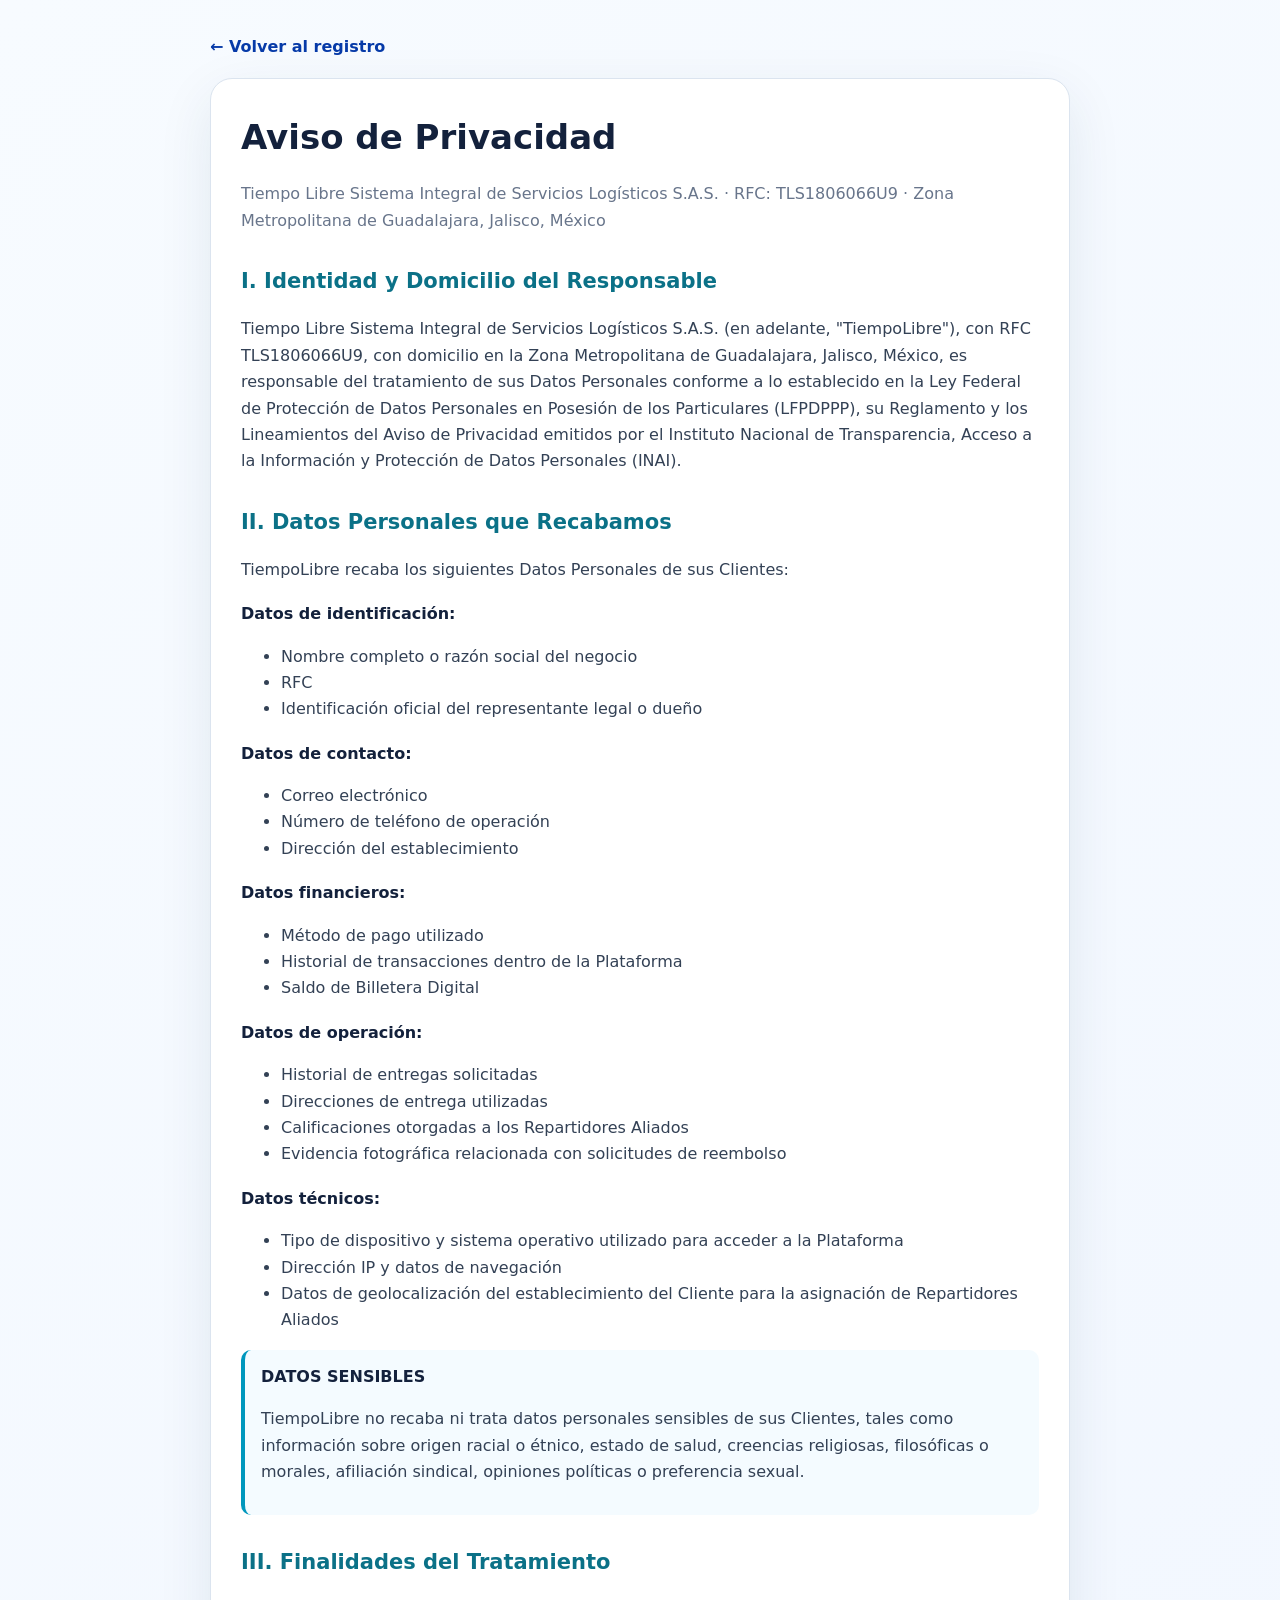
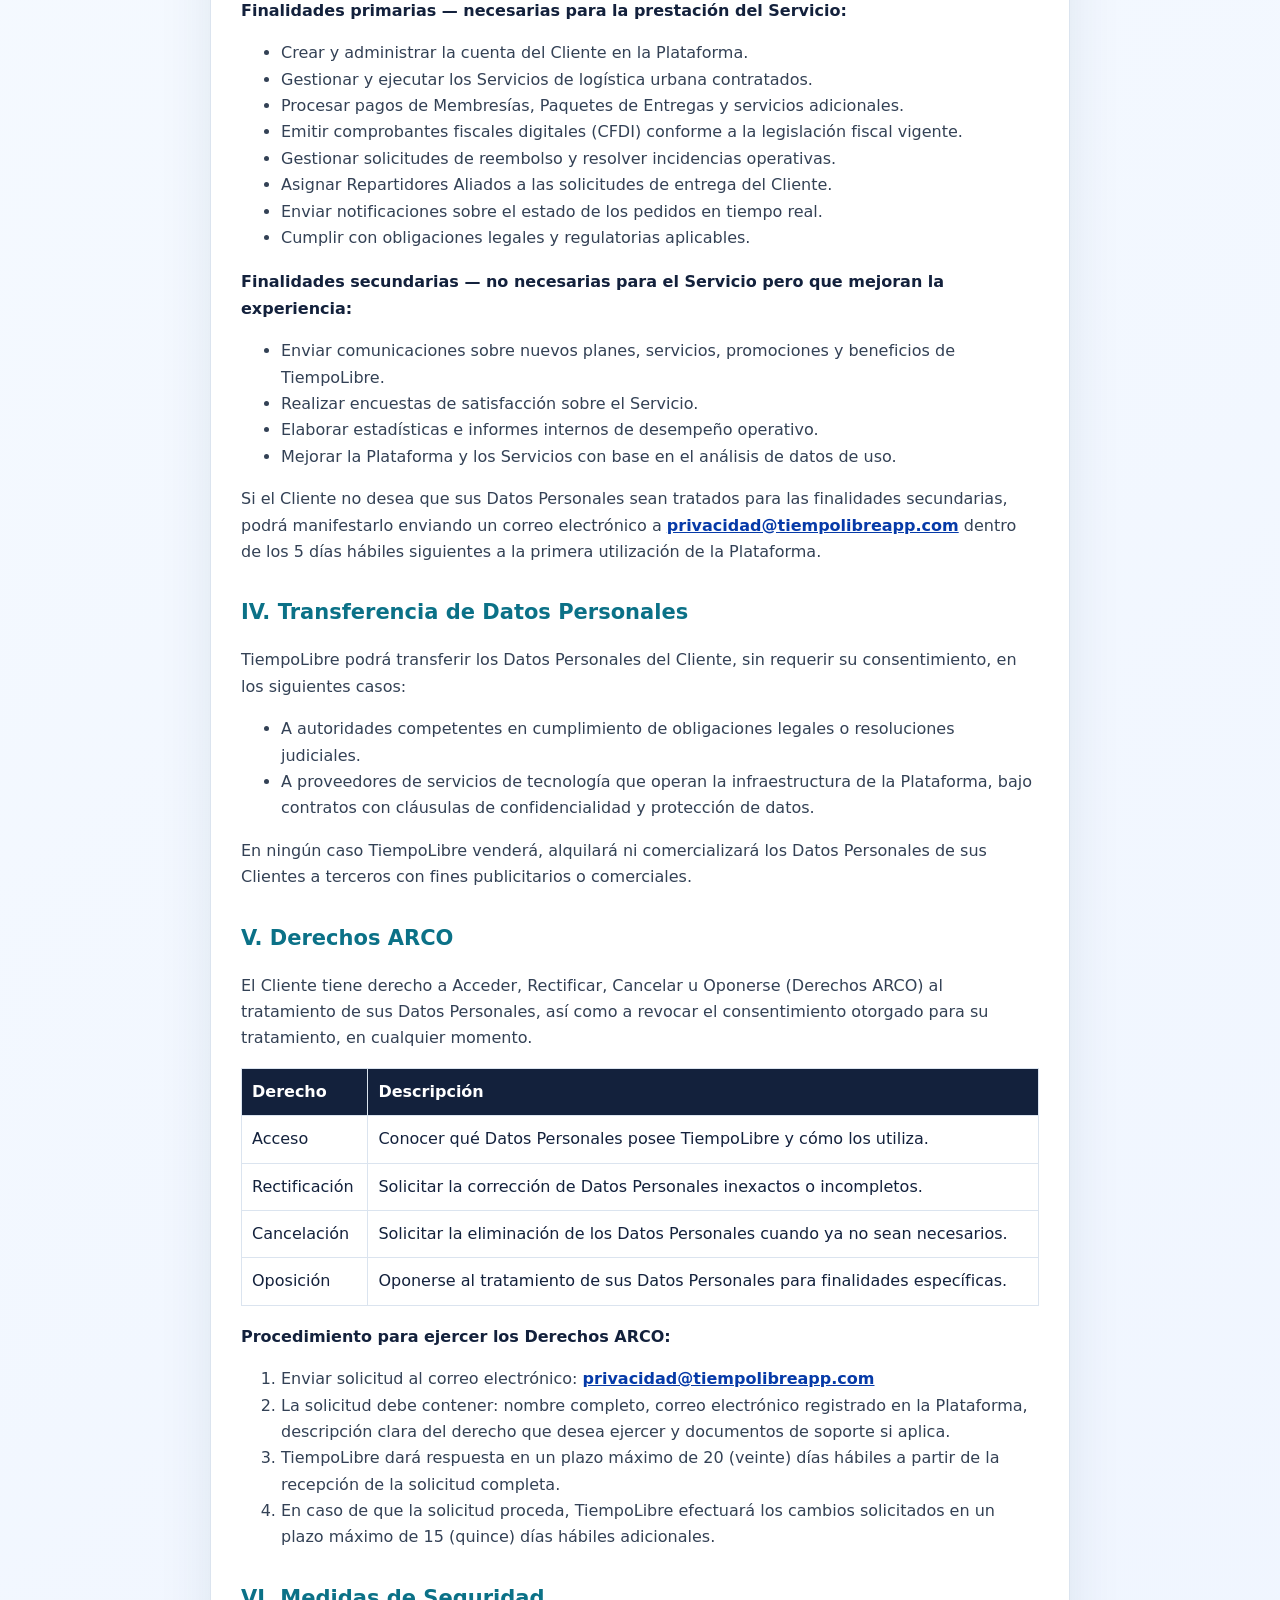
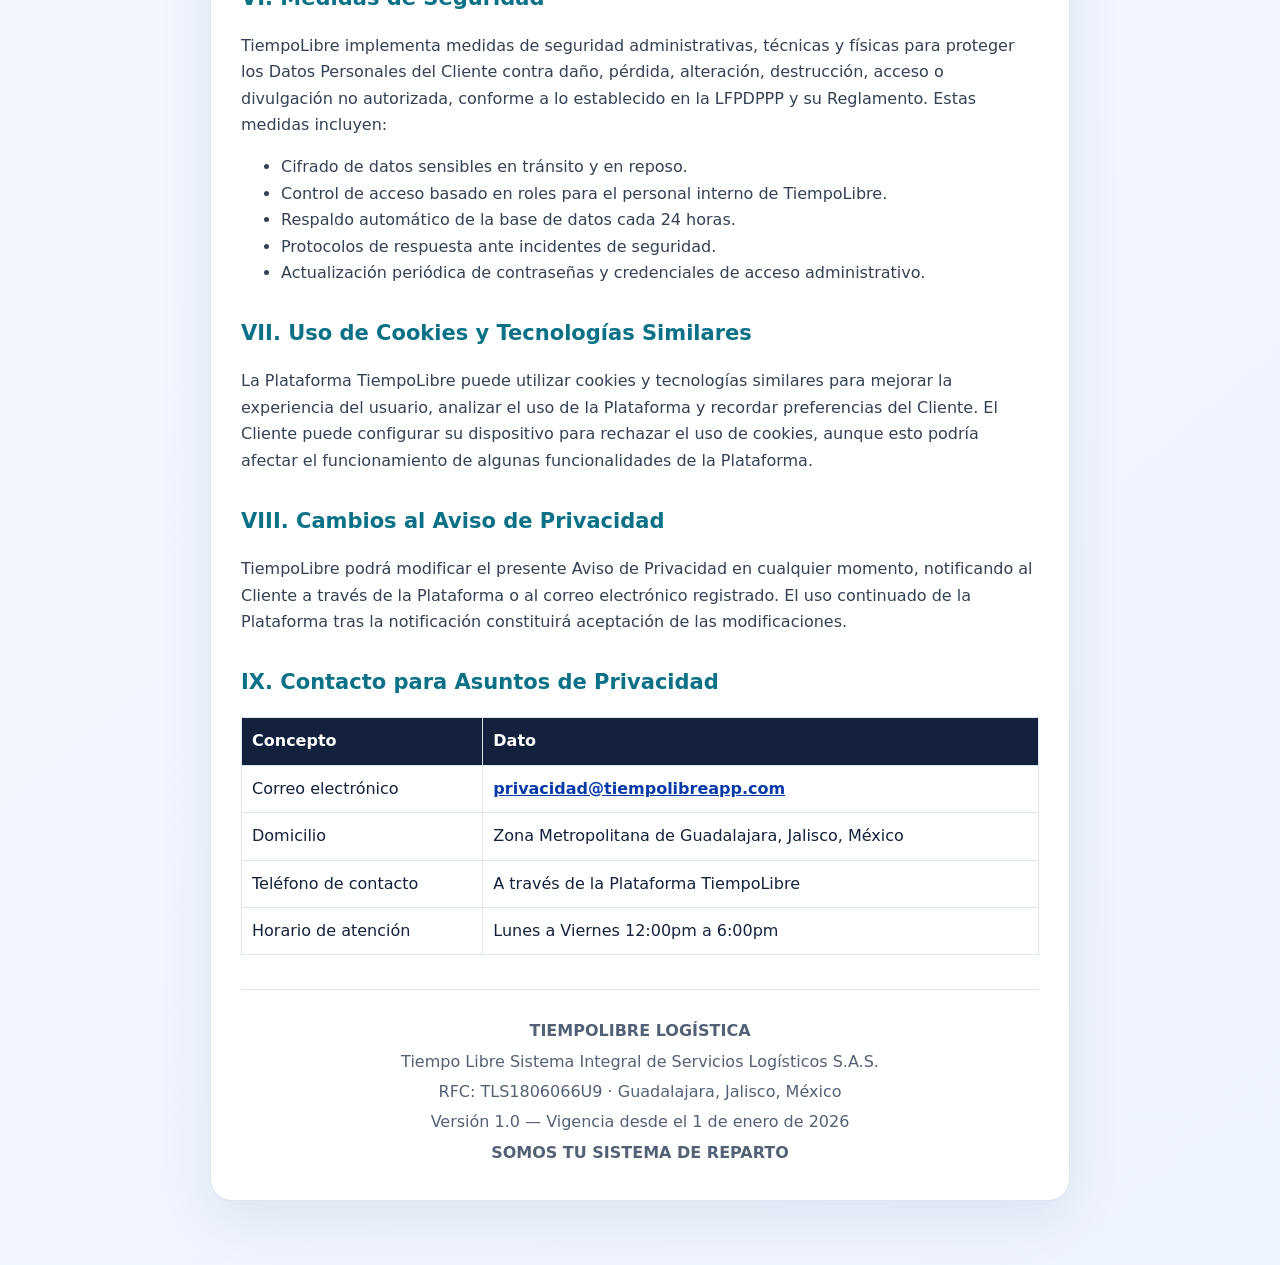
<file: privacidad.html>
<!doctype html>
<html lang="es-MX">
<head>
<meta charset="utf-8"/>
<meta name="viewport" content="width=device-width,initial-scale=1"/>
<title>Aviso de Privacidad | TiempoLibre</title>
<link rel="icon" href="favicon_32.png"/>
<style>
:root{--b:#0097bd;--b2:#063aa8;--i:#13213c;--m:#68758b;--l:#dbe4ef}
*{box-sizing:border-box}
body{margin:0;font-family:Inter,system-ui,-apple-system,Segoe UI,sans-serif;background:linear-gradient(140deg,#f7fbff,#eef4ff);color:var(--i);line-height:1.65}
main{max-width:900px;margin:auto;padding:34px 20px 64px}
.doc{background:#fff;border:1px solid var(--l);border-radius:22px;padding:30px;box-shadow:0 18px 55px #1a325717}
h1{margin:0 0 6px;font-size:34px}
h2{margin-top:30px;font-size:21px;color:#0b7187}
h3{margin:18px 0 8px;font-size:16px}
p,li{color:#334155}
a{color:var(--b2);font-weight:700}
.meta{color:var(--m);margin-bottom:24px}
.back{display:inline-block;margin-bottom:18px;text-decoration:none}
.notice{padding:14px 16px;background:#f4fbff;border-left:4px solid var(--b);border-radius:10px}
table{width:100%;border-collapse:collapse;margin:14px 0}
th,td{border:1px solid var(--l);padding:10px;text-align:left;vertical-align:top}
th{background:#13213c;color:#fff}
.footer{text-align:center;border-top:1px solid var(--l);margin-top:34px;padding-top:24px}
.footer p{margin:4px 0;color:#536176}
@media(max-width:640px){.doc{padding:22px}h1{font-size:28px}table{font-size:14px}}
</style>
</head>
<body>
<main>
<a class="back" href="registro.html">← Volver al registro</a>
<article class="doc">
<h1>Aviso de Privacidad</h1>
<p class="meta">Tiempo Libre Sistema Integral de Servicios Logísticos S.A.S. · RFC: TLS1806066U9 · Zona Metropolitana de Guadalajara, Jalisco, México</p>

<h2>I. Identidad y Domicilio del Responsable</h2>
<p>Tiempo Libre Sistema Integral de Servicios Logísticos S.A.S. (en adelante, "TiempoLibre"), con RFC TLS1806066U9, con domicilio en la Zona Metropolitana de Guadalajara, Jalisco, México, es responsable del tratamiento de sus Datos Personales conforme a lo establecido en la Ley Federal de Protección de Datos Personales en Posesión de los Particulares (LFPDPPP), su Reglamento y los Lineamientos del Aviso de Privacidad emitidos por el Instituto Nacional de Transparencia, Acceso a la Información y Protección de Datos Personales (INAI).</p>

<h2>II. Datos Personales que Recabamos</h2>
<p>TiempoLibre recaba los siguientes Datos Personales de sus Clientes:</p>

<h3>Datos de identificación:</h3>
<ul>
<li>Nombre completo o razón social del negocio</li>
<li>RFC</li>
<li>Identificación oficial del representante legal o dueño</li>
</ul>

<h3>Datos de contacto:</h3>
<ul>
<li>Correo electrónico</li>
<li>Número de teléfono de operación</li>
<li>Dirección del establecimiento</li>
</ul>

<h3>Datos financieros:</h3>
<ul>
<li>Método de pago utilizado</li>
<li>Historial de transacciones dentro de la Plataforma</li>
<li>Saldo de Billetera Digital</li>
</ul>

<h3>Datos de operación:</h3>
<ul>
<li>Historial de entregas solicitadas</li>
<li>Direcciones de entrega utilizadas</li>
<li>Calificaciones otorgadas a los Repartidores Aliados</li>
<li>Evidencia fotográfica relacionada con solicitudes de reembolso</li>
</ul>

<h3>Datos técnicos:</h3>
<ul>
<li>Tipo de dispositivo y sistema operativo utilizado para acceder a la Plataforma</li>
<li>Dirección IP y datos de navegación</li>
<li>Datos de geolocalización del establecimiento del Cliente para la asignación de Repartidores Aliados</li>
</ul>

<div class="notice">
<strong>DATOS SENSIBLES</strong>
<p>TiempoLibre no recaba ni trata datos personales sensibles de sus Clientes, tales como información sobre origen racial o étnico, estado de salud, creencias religiosas, filosóficas o morales, afiliación sindical, opiniones políticas o preferencia sexual.</p>
</div>

<h2>III. Finalidades del Tratamiento</h2>
<h3>Finalidades primarias — necesarias para la prestación del Servicio:</h3>
<ul>
<li>Crear y administrar la cuenta del Cliente en la Plataforma.</li>
<li>Gestionar y ejecutar los Servicios de logística urbana contratados.</li>
<li>Procesar pagos de Membresías, Paquetes de Entregas y servicios adicionales.</li>
<li>Emitir comprobantes fiscales digitales (CFDI) conforme a la legislación fiscal vigente.</li>
<li>Gestionar solicitudes de reembolso y resolver incidencias operativas.</li>
<li>Asignar Repartidores Aliados a las solicitudes de entrega del Cliente.</li>
<li>Enviar notificaciones sobre el estado de los pedidos en tiempo real.</li>
<li>Cumplir con obligaciones legales y regulatorias aplicables.</li>
</ul>

<h3>Finalidades secundarias — no necesarias para el Servicio pero que mejoran la experiencia:</h3>
<ul>
<li>Enviar comunicaciones sobre nuevos planes, servicios, promociones y beneficios de TiempoLibre.</li>
<li>Realizar encuestas de satisfacción sobre el Servicio.</li>
<li>Elaborar estadísticas e informes internos de desempeño operativo.</li>
<li>Mejorar la Plataforma y los Servicios con base en el análisis de datos de uso.</li>
</ul>
<p>Si el Cliente no desea que sus Datos Personales sean tratados para las finalidades secundarias, podrá manifestarlo enviando un correo electrónico a <a href="mailto:privacidad@tiempolibreapp.com">privacidad@tiempolibreapp.com</a> dentro de los 5 días hábiles siguientes a la primera utilización de la Plataforma.</p>

<h2>IV. Transferencia de Datos Personales</h2>
<p>TiempoLibre podrá transferir los Datos Personales del Cliente, sin requerir su consentimiento, en los siguientes casos:</p>
<ul>
<li>A autoridades competentes en cumplimiento de obligaciones legales o resoluciones judiciales.</li>
<li>A proveedores de servicios de tecnología que operan la infraestructura de la Plataforma, bajo contratos con cláusulas de confidencialidad y protección de datos.</li>
</ul>
<p>En ningún caso TiempoLibre venderá, alquilará ni comercializará los Datos Personales de sus Clientes a terceros con fines publicitarios o comerciales.</p>

<h2>V. Derechos ARCO</h2>
<p>El Cliente tiene derecho a Acceder, Rectificar, Cancelar u Oponerse (Derechos ARCO) al tratamiento de sus Datos Personales, así como a revocar el consentimiento otorgado para su tratamiento, en cualquier momento.</p>

<table>
<thead><tr><th>Derecho</th><th>Descripción</th></tr></thead>
<tbody>
<tr><td>Acceso</td><td>Conocer qué Datos Personales posee TiempoLibre y cómo los utiliza.</td></tr>
<tr><td>Rectificación</td><td>Solicitar la corrección de Datos Personales inexactos o incompletos.</td></tr>
<tr><td>Cancelación</td><td>Solicitar la eliminación de los Datos Personales cuando ya no sean necesarios.</td></tr>
<tr><td>Oposición</td><td>Oponerse al tratamiento de sus Datos Personales para finalidades específicas.</td></tr>
</tbody>
</table>

<h3>Procedimiento para ejercer los Derechos ARCO:</h3>
<ol>
<li>Enviar solicitud al correo electrónico: <a href="mailto:privacidad@tiempolibreapp.com">privacidad@tiempolibreapp.com</a></li>
<li>La solicitud debe contener: nombre completo, correo electrónico registrado en la Plataforma, descripción clara del derecho que desea ejercer y documentos de soporte si aplica.</li>
<li>TiempoLibre dará respuesta en un plazo máximo de 20 (veinte) días hábiles a partir de la recepción de la solicitud completa.</li>
<li>En caso de que la solicitud proceda, TiempoLibre efectuará los cambios solicitados en un plazo máximo de 15 (quince) días hábiles adicionales.</li>
</ol>

<h2>VI. Medidas de Seguridad</h2>
<p>TiempoLibre implementa medidas de seguridad administrativas, técnicas y físicas para proteger los Datos Personales del Cliente contra daño, pérdida, alteración, destrucción, acceso o divulgación no autorizada, conforme a lo establecido en la LFPDPPP y su Reglamento. Estas medidas incluyen:</p>
<ul>
<li>Cifrado de datos sensibles en tránsito y en reposo.</li>
<li>Control de acceso basado en roles para el personal interno de TiempoLibre.</li>
<li>Respaldo automático de la base de datos cada 24 horas.</li>
<li>Protocolos de respuesta ante incidentes de seguridad.</li>
<li>Actualización periódica de contraseñas y credenciales de acceso administrativo.</li>
</ul>

<h2>VII. Uso de Cookies y Tecnologías Similares</h2>
<p>La Plataforma TiempoLibre puede utilizar cookies y tecnologías similares para mejorar la experiencia del usuario, analizar el uso de la Plataforma y recordar preferencias del Cliente. El Cliente puede configurar su dispositivo para rechazar el uso de cookies, aunque esto podría afectar el funcionamiento de algunas funcionalidades de la Plataforma.</p>

<div id="preferencias-cookies" data-tl-cookie-host></div>

<h2>VIII. Cambios al Aviso de Privacidad</h2>
<p>TiempoLibre podrá modificar el presente Aviso de Privacidad en cualquier momento, notificando al Cliente a través de la Plataforma o al correo electrónico registrado. El uso continuado de la Plataforma tras la notificación constituirá aceptación de las modificaciones.</p>

<h2>IX. Contacto para Asuntos de Privacidad</h2>
<table>
<thead><tr><th>Concepto</th><th>Dato</th></tr></thead>
<tbody>
<tr><td>Correo electrónico</td><td><a href="mailto:privacidad@tiempolibreapp.com">privacidad@tiempolibreapp.com</a></td></tr>
<tr><td>Domicilio</td><td>Zona Metropolitana de Guadalajara, Jalisco, México</td></tr>
<tr><td>Teléfono de contacto</td><td>A través de la Plataforma TiempoLibre</td></tr>
<tr><td>Horario de atención</td><td>Lunes a Viernes 12:00pm a 6:00pm</td></tr>
</tbody>
</table>

<div class="footer">
<p><strong>TIEMPOLIBRE LOGÍSTICA</strong></p>
<p>Tiempo Libre Sistema Integral de Servicios Logísticos S.A.S.</p>
<p>RFC: TLS1806066U9 · Guadalajara, Jalisco, México</p>
<p>Versión 1.0 — Vigencia desde el 1 de enero de 2026</p>
<p><strong>SOMOS TU SISTEMA DE REPARTO</strong></p>
</div>
</article>
</main>
<script defer src="cookies.js?v=2"></script>
</body>
</html>
</file>
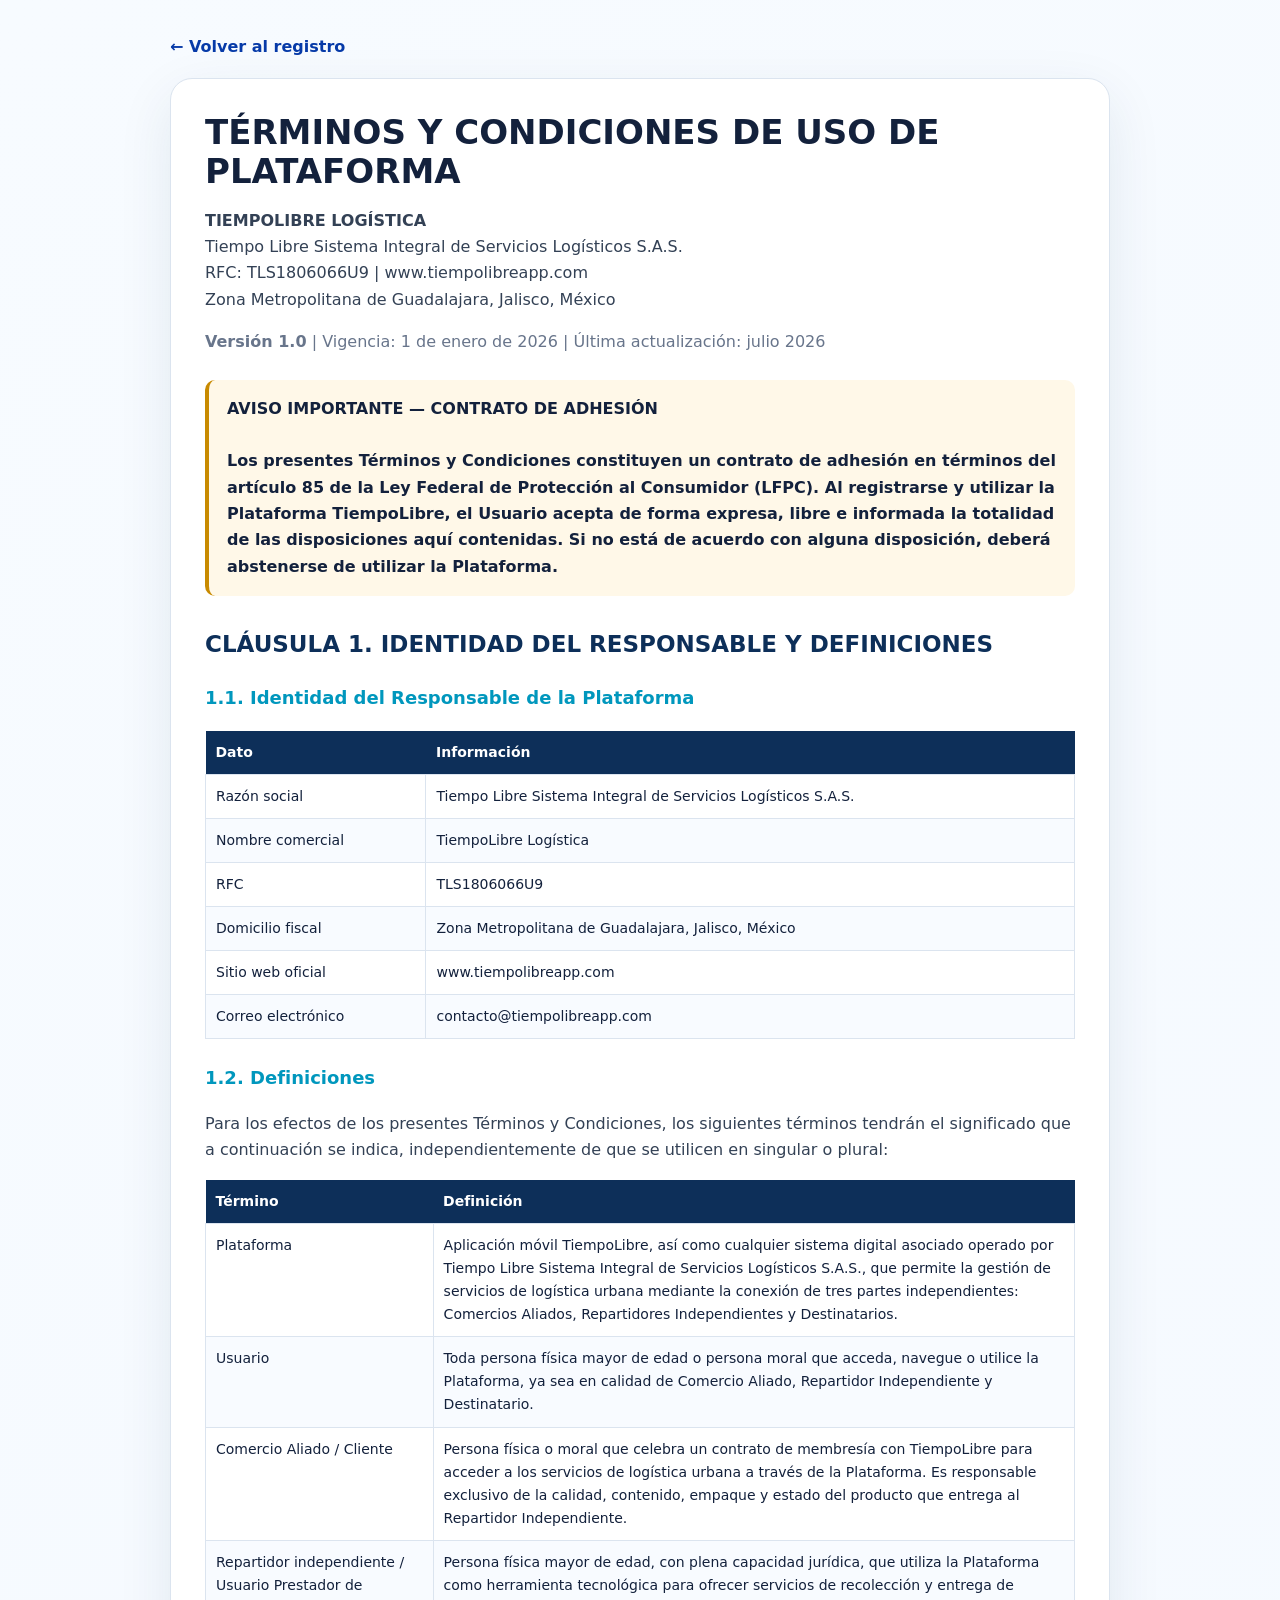
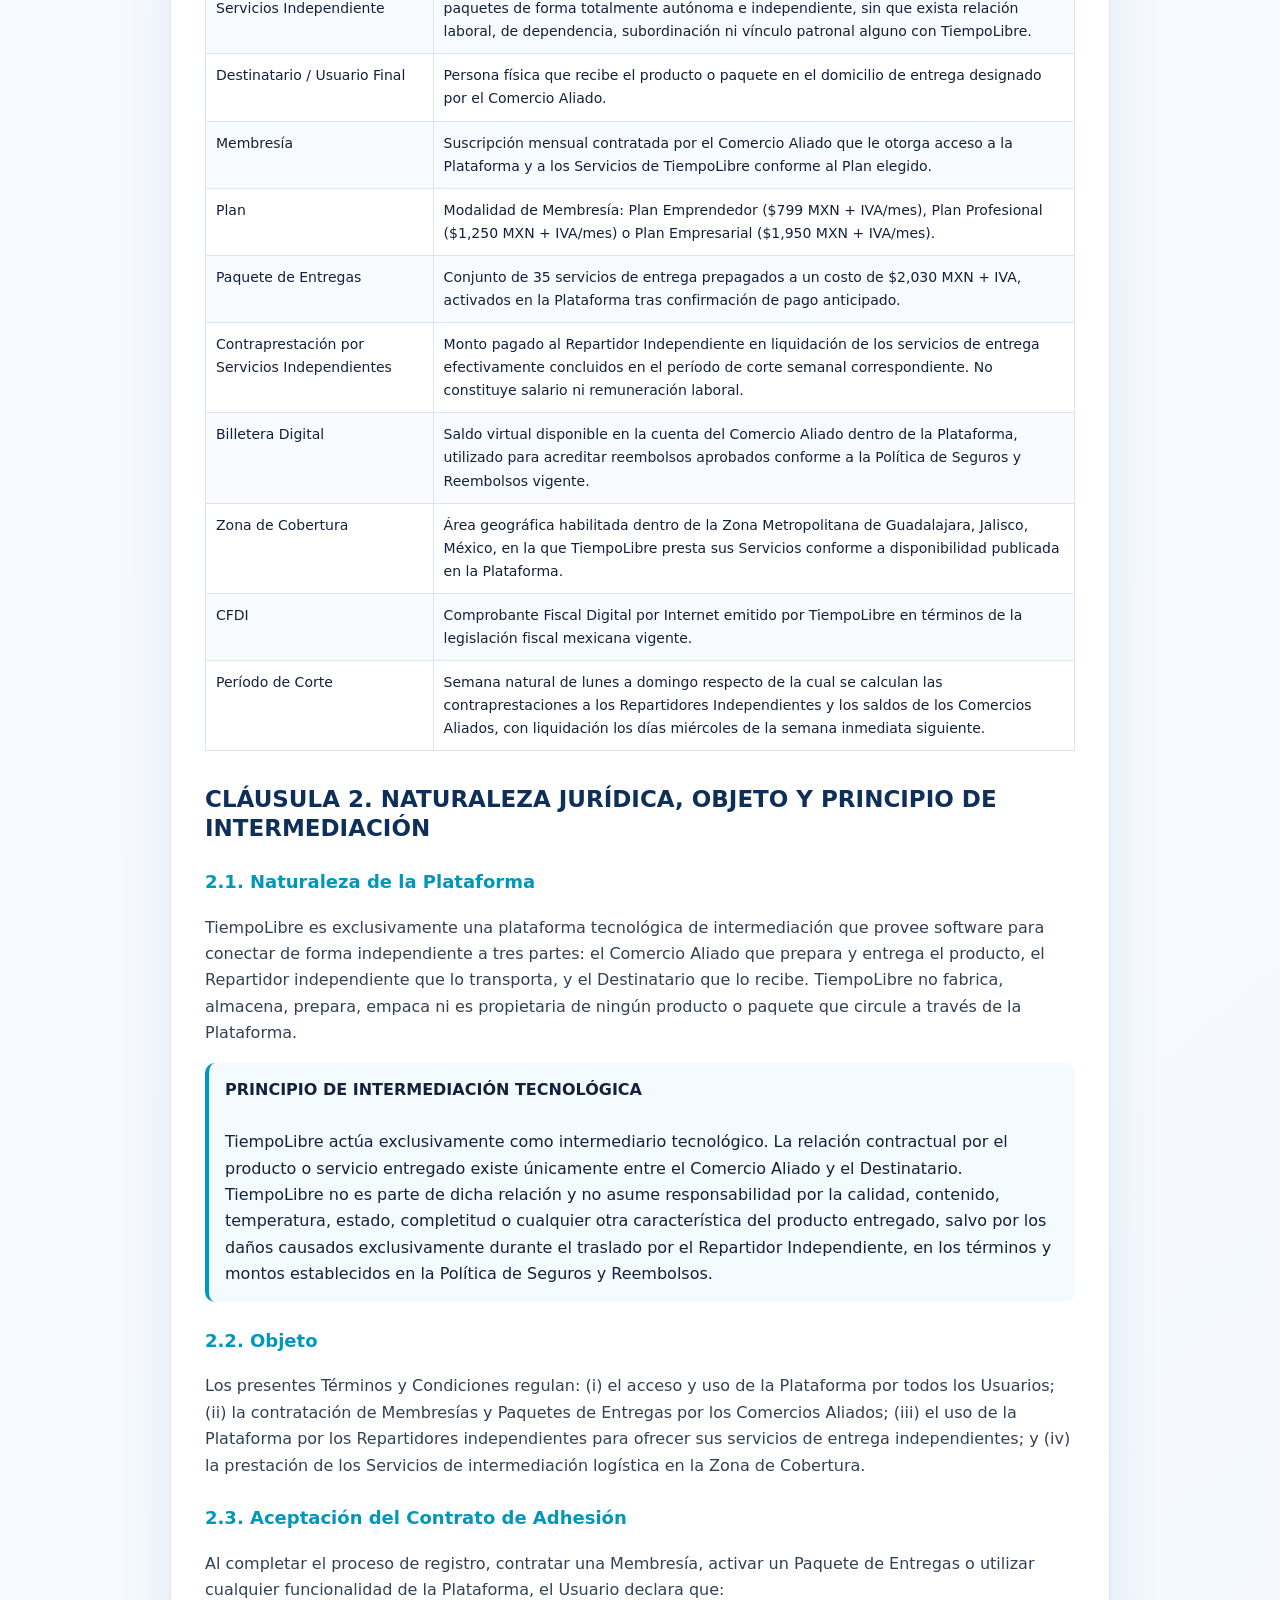
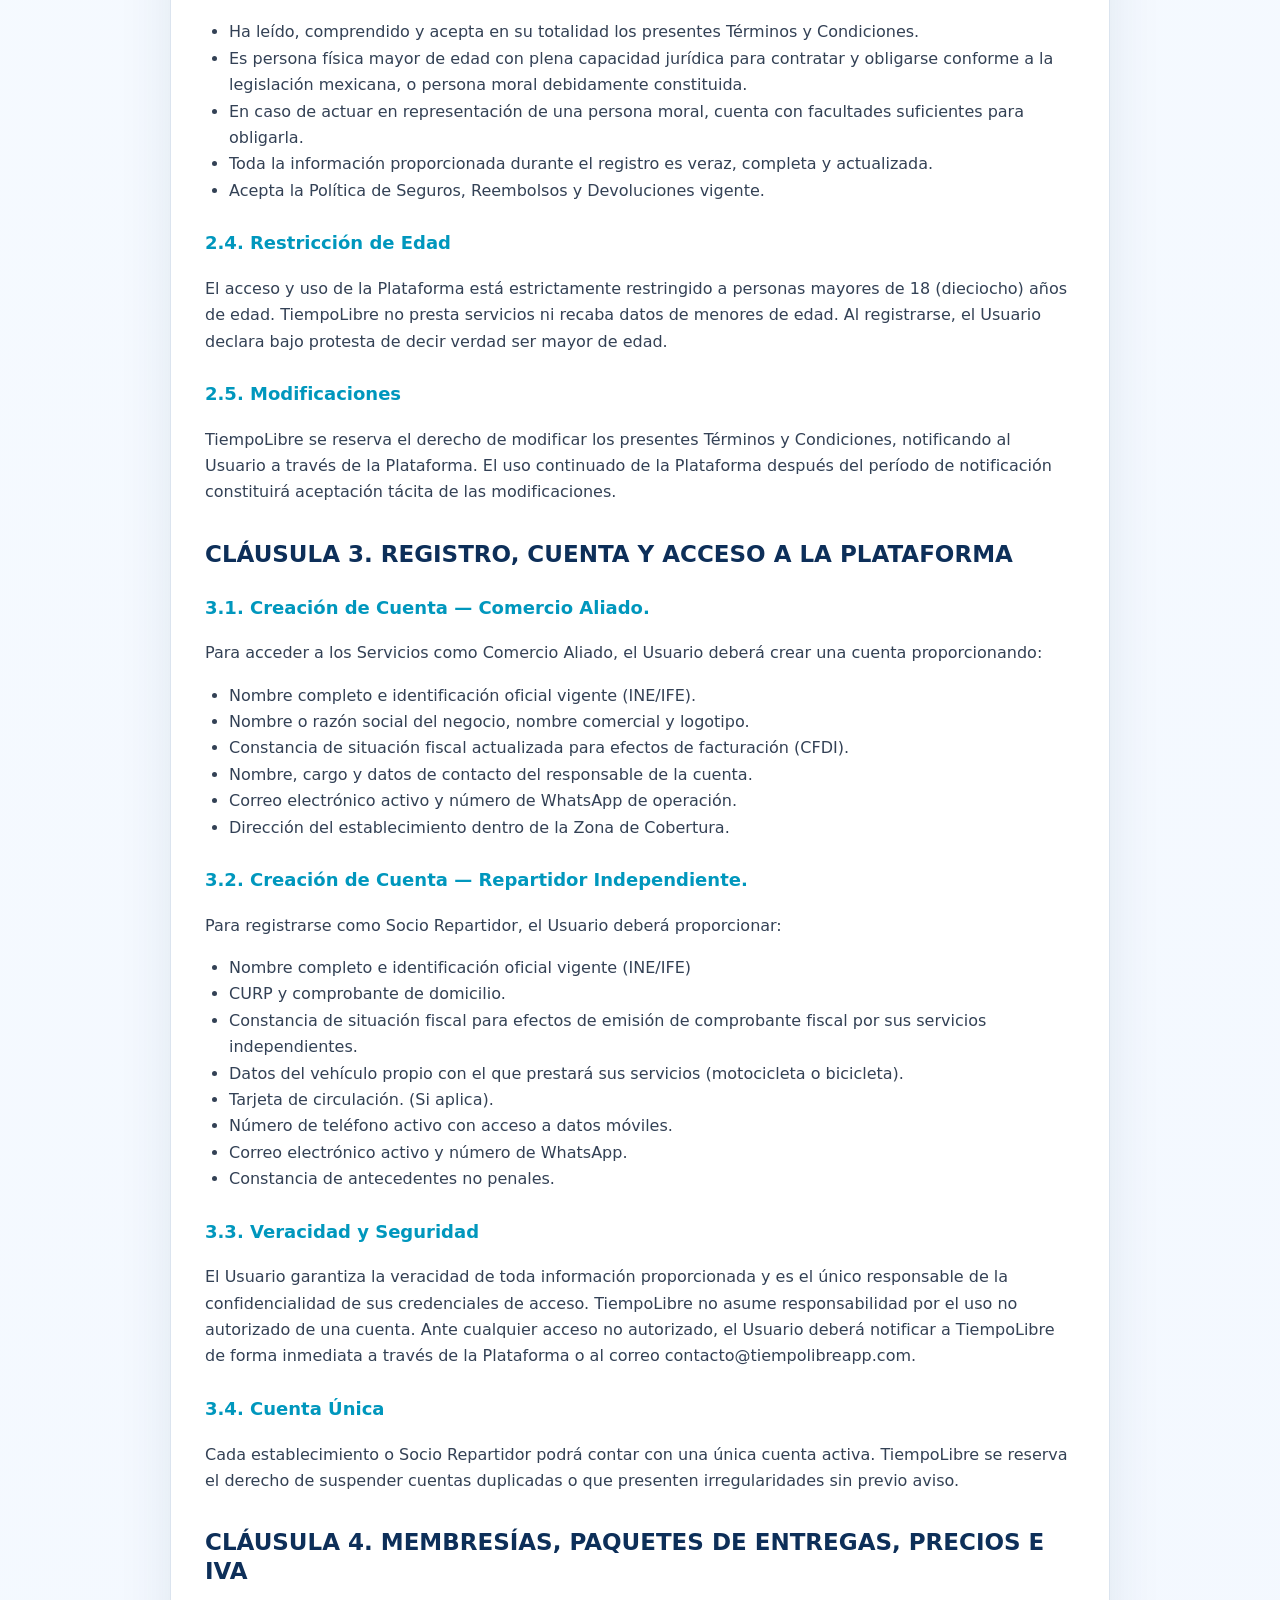
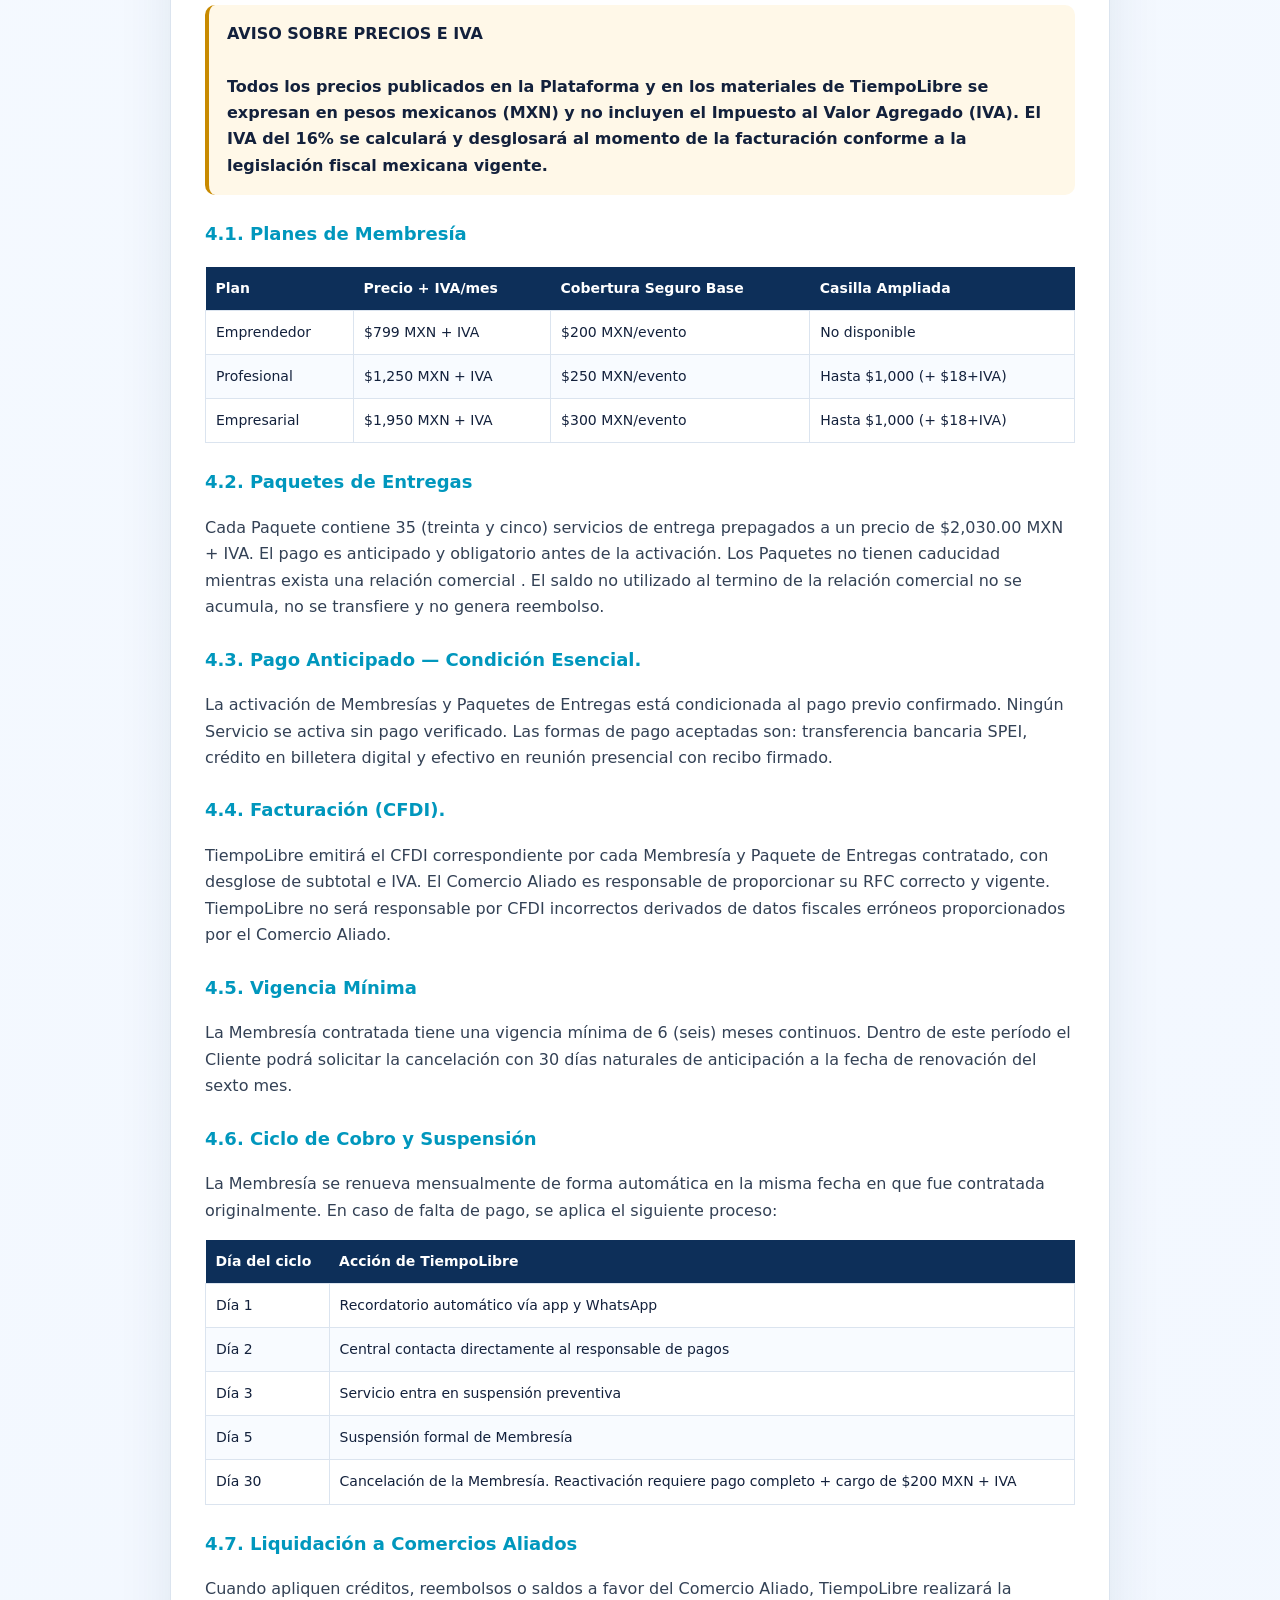
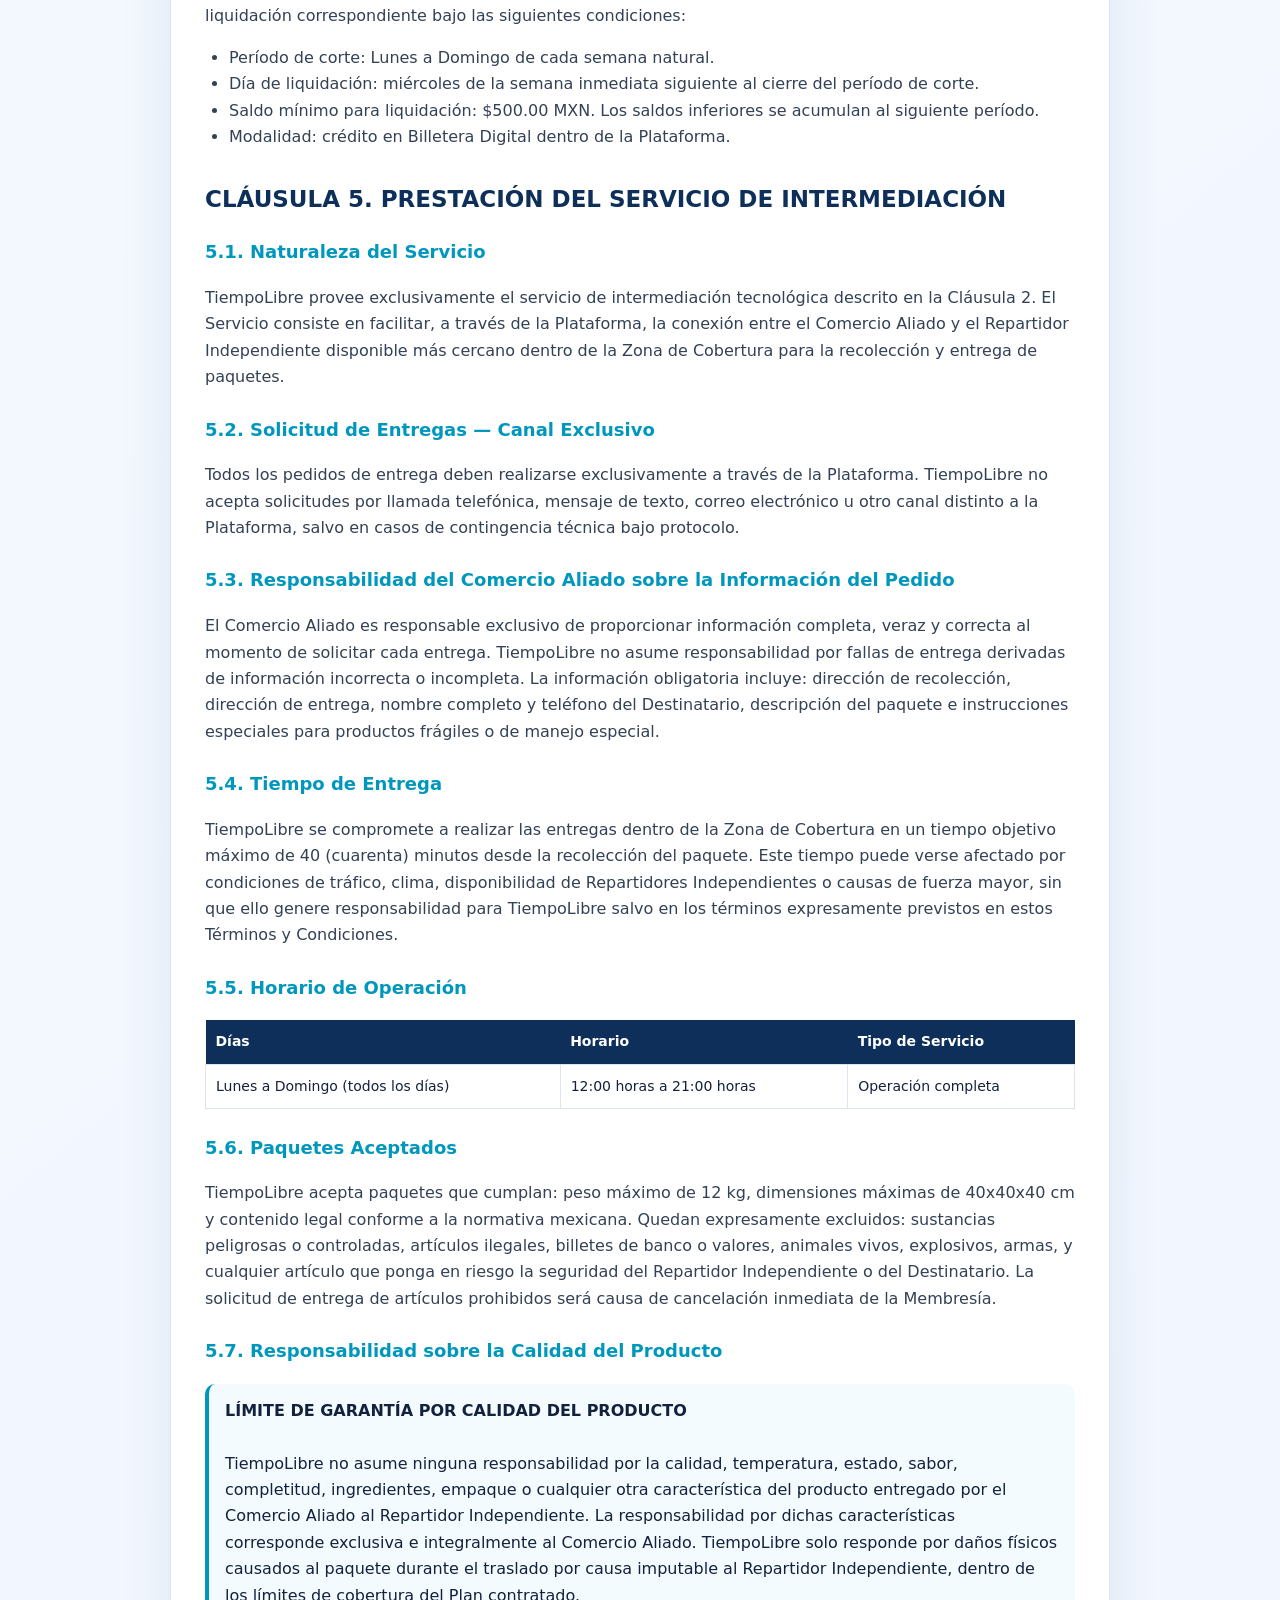
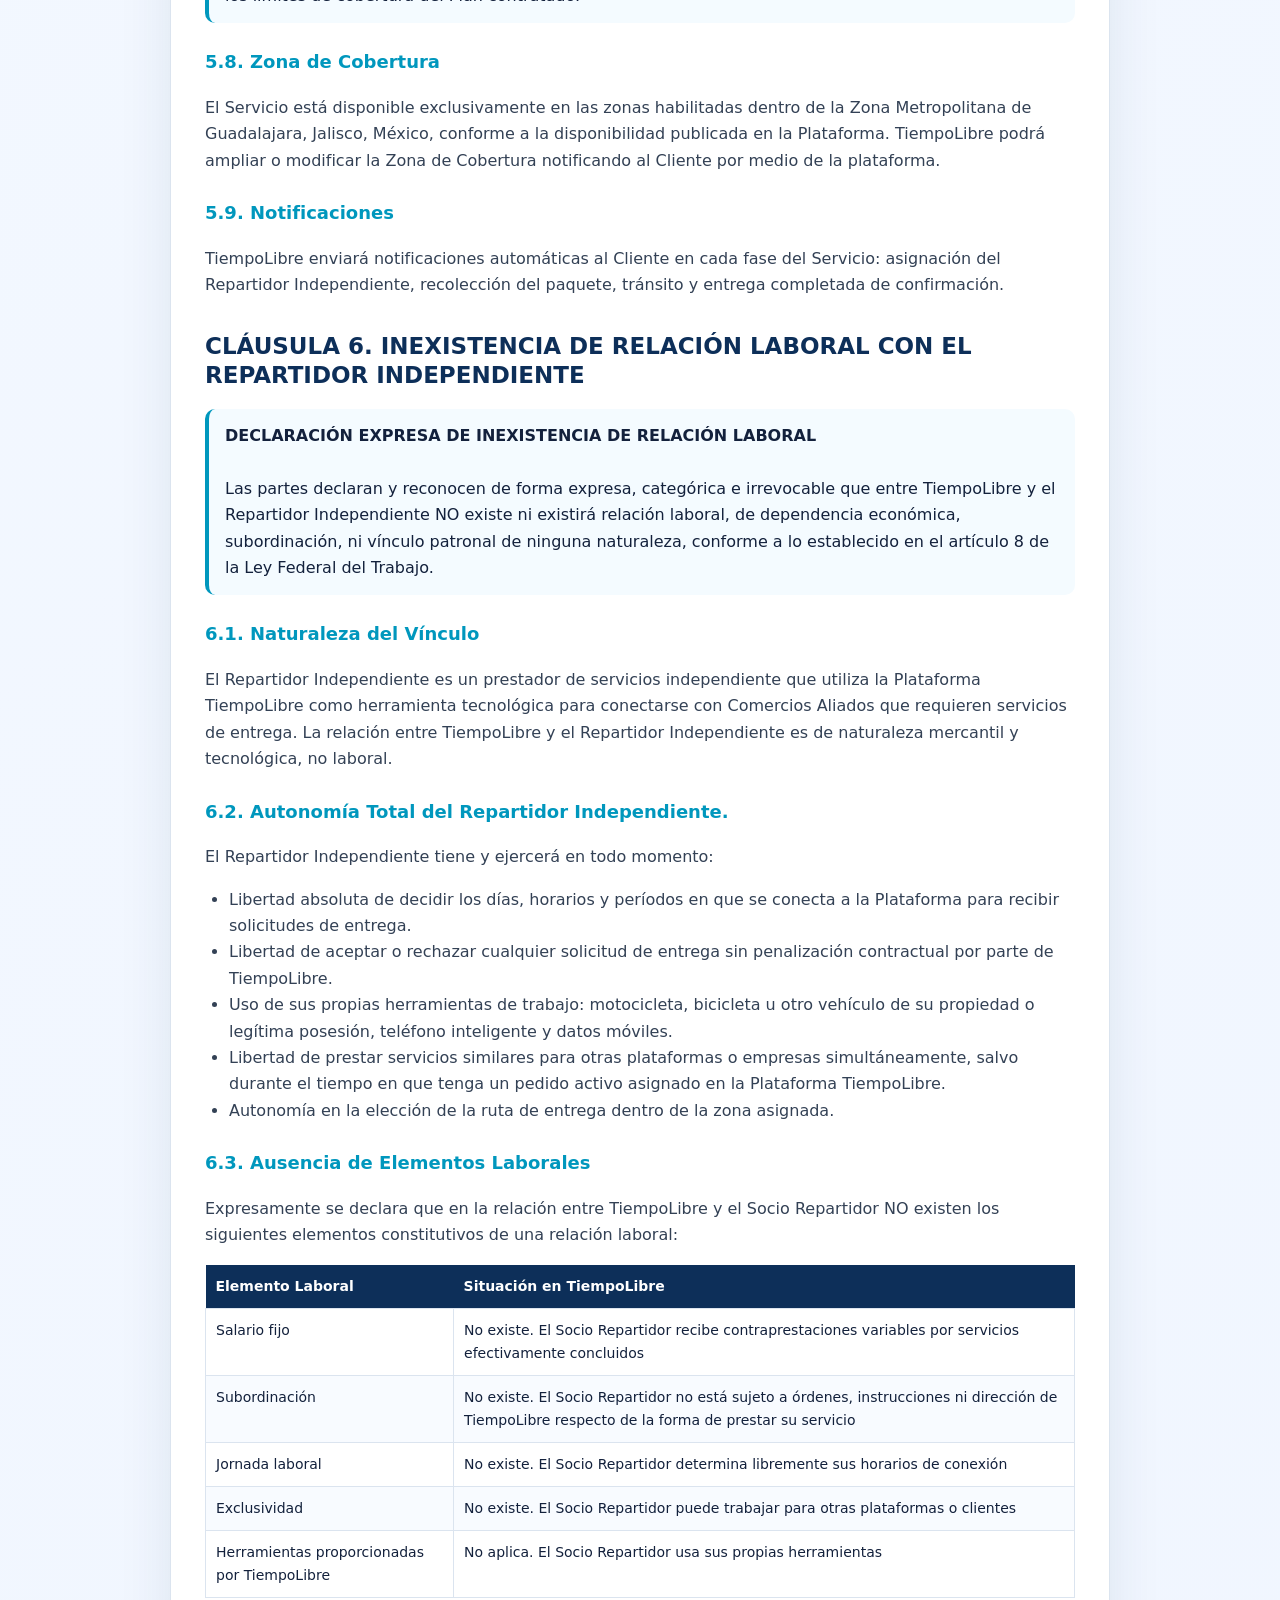
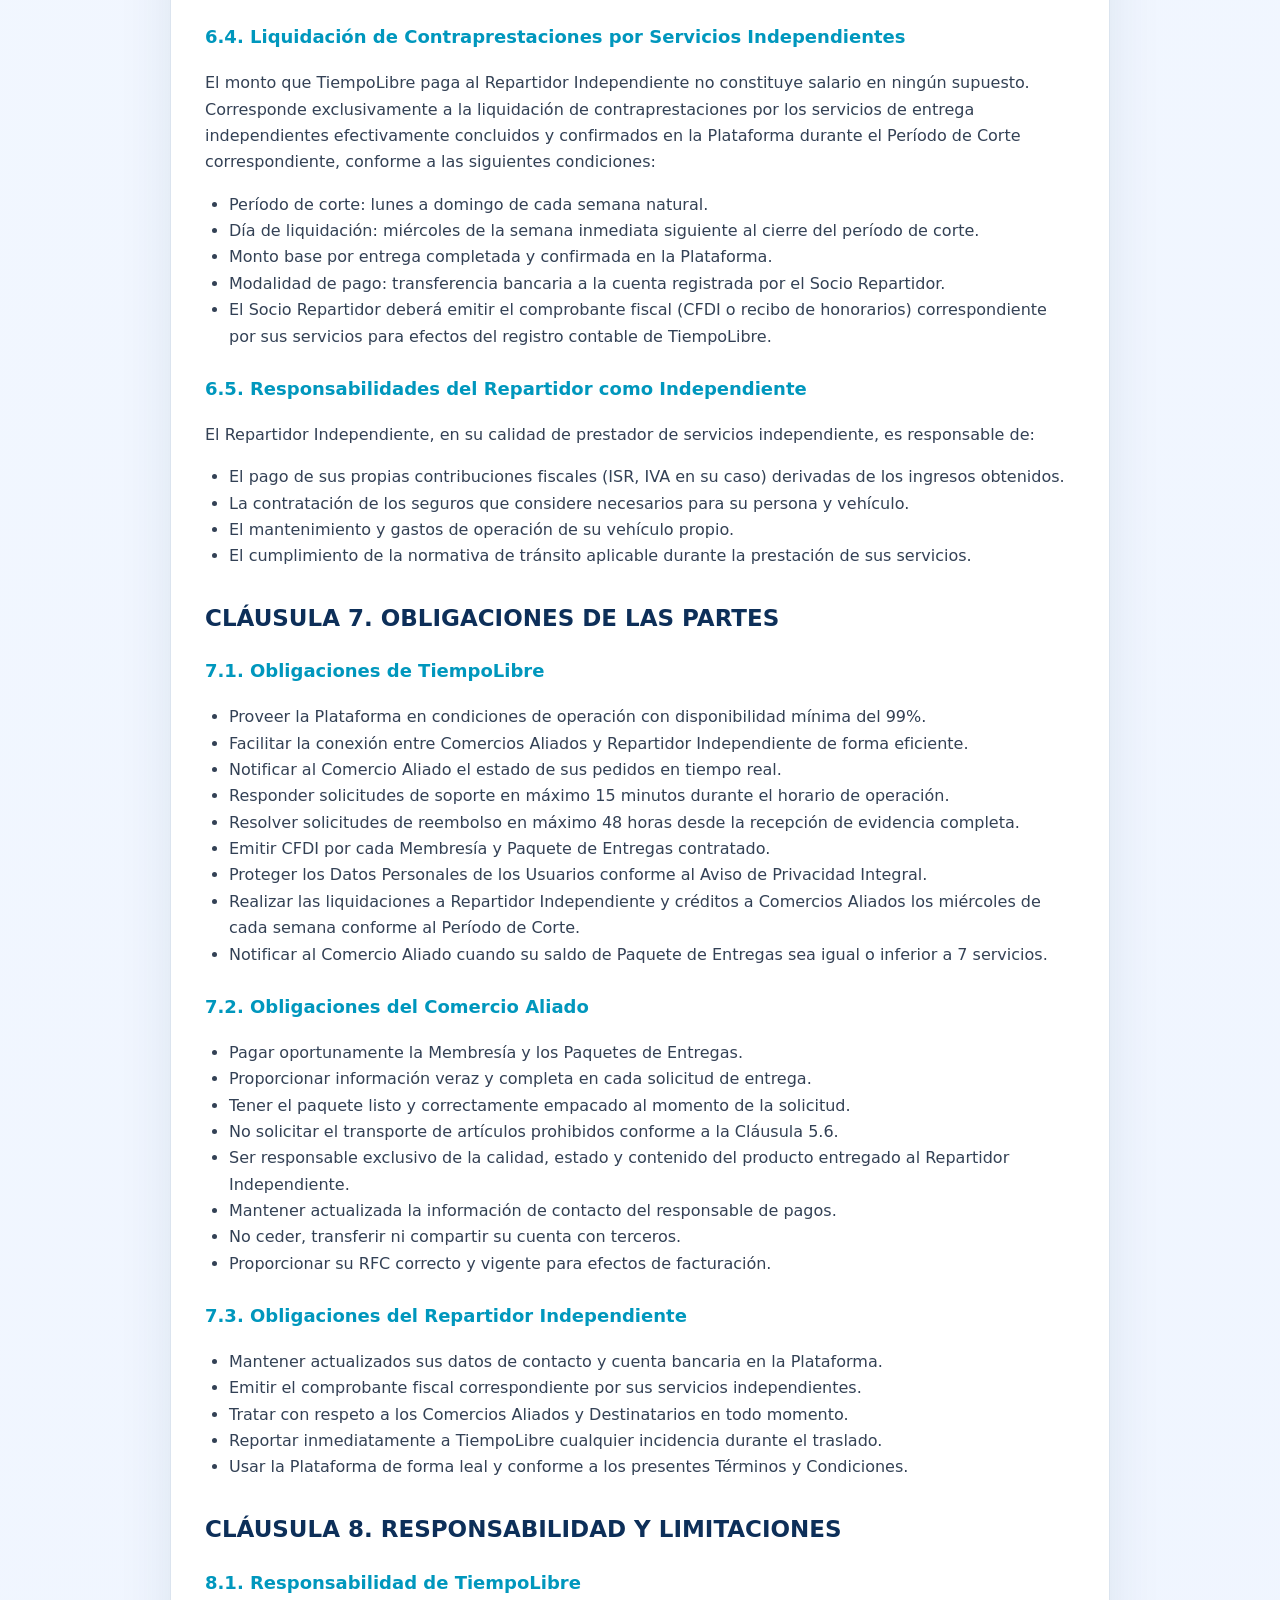
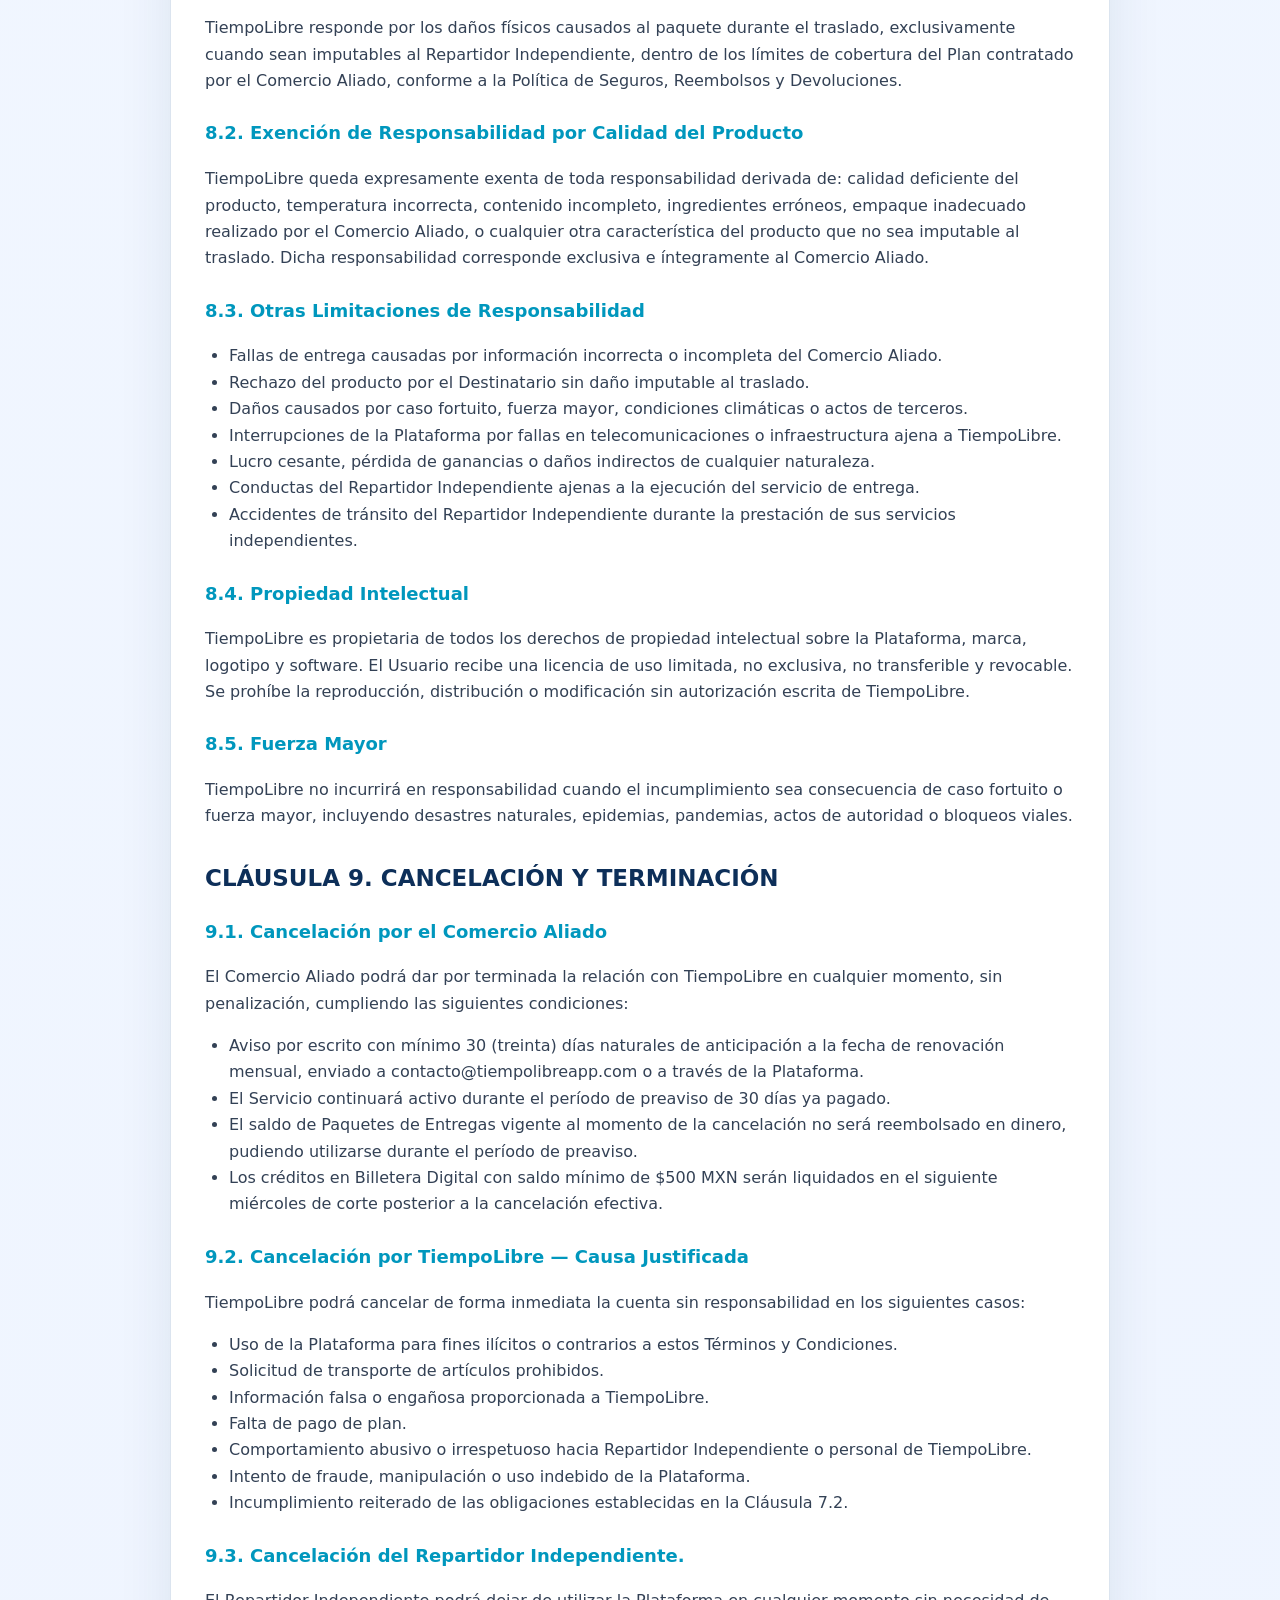
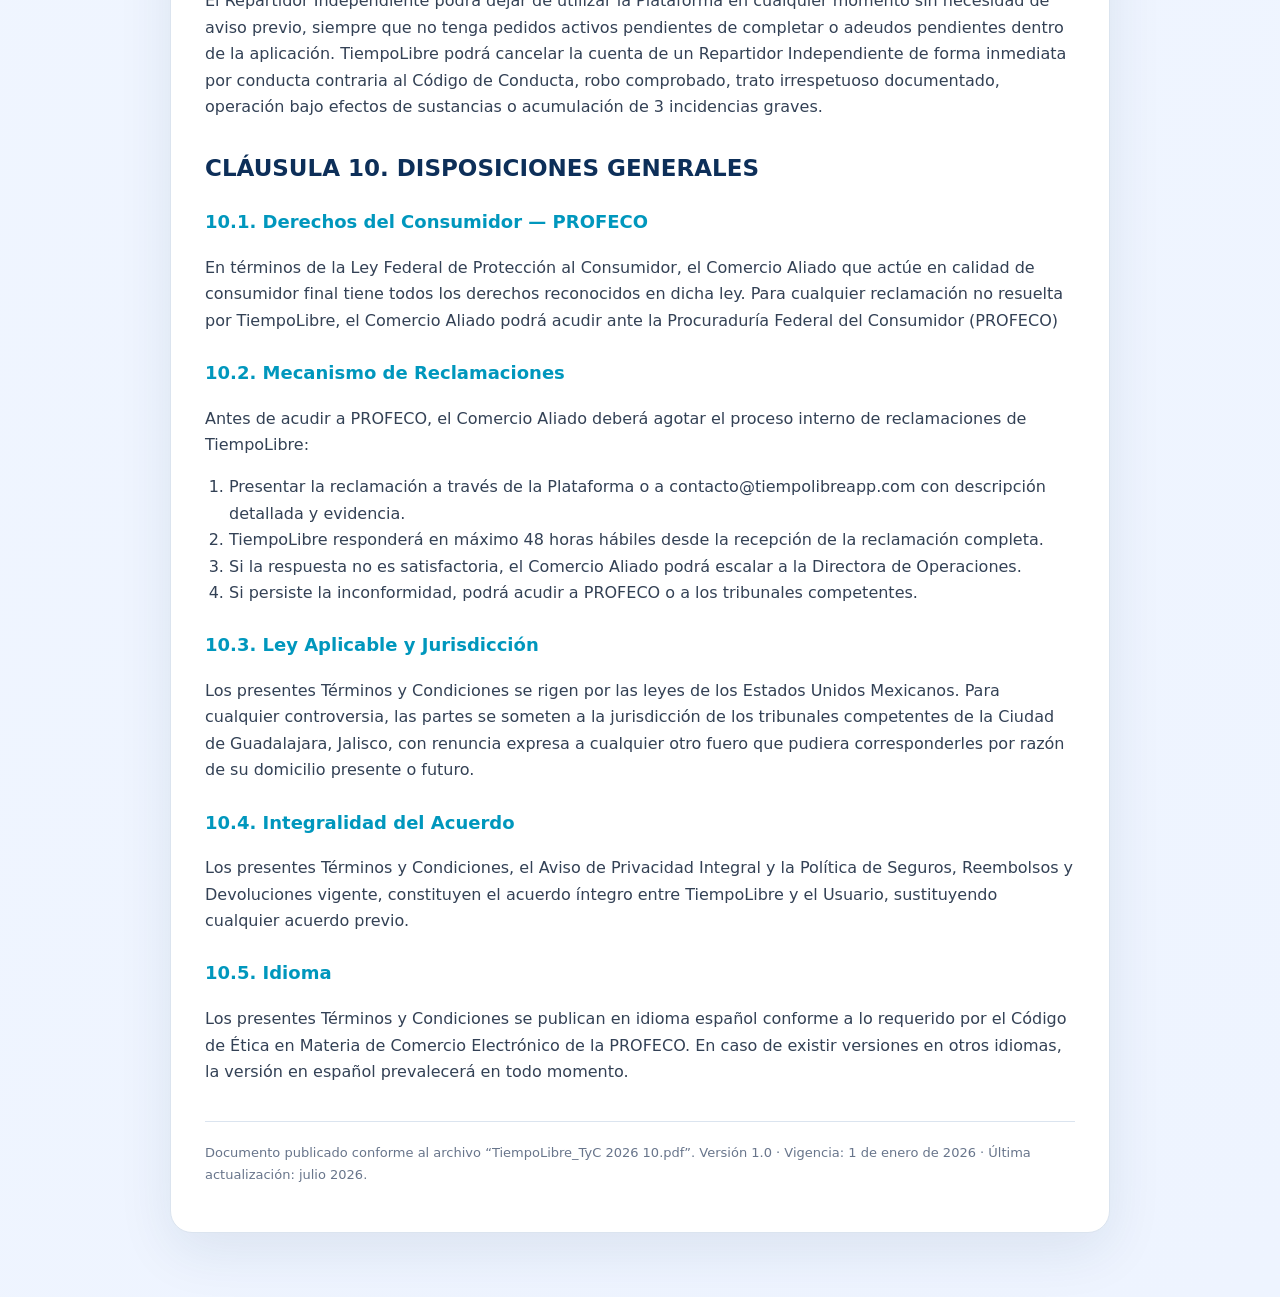
<file: terminos.html>
<!doctype html>
<html lang="es-MX">
<head>
<meta charset="utf-8"/>
<meta name="viewport" content="width=device-width,initial-scale=1"/>
<title>Términos y Condiciones | TiempoLibre</title>
<link rel="icon" href="favicon_32.png"/>
<style>
:root{--b:#0097bd;--b2:#063aa8;--i:#13213c;--m:#68758b;--l:#dbe4ef;--soft:#f4fbff;--warn:#fff8e8}
*{box-sizing:border-box}body{margin:0;font-family:Inter,system-ui,-apple-system,Segoe UI,sans-serif;background:linear-gradient(140deg,#f7fbff,#eef4ff);color:var(--i);line-height:1.65}
main{max-width:980px;margin:auto;padding:34px 20px 64px}.doc{background:#fff;border:1px solid var(--l);border-radius:22px;padding:34px;box-shadow:0 18px 55px #1a325717}
h1{margin:0 0 6px;font-size:34px;line-height:1.15}h2{margin-top:34px;font-size:23px;line-height:1.25;color:#0d2f59}h3{margin-top:24px;font-size:18px;color:var(--b)}
p,li{color:#334155}a{color:var(--b2);font-weight:700}.meta{color:var(--m);margin-bottom:24px}.back{display:inline-block;margin-bottom:18px;text-decoration:none}
.notice{padding:16px 18px;background:var(--warn);border-left:4px solid #c88a00;border-radius:10px;font-weight:700}
.info{padding:14px 16px;background:var(--soft);border-left:4px solid var(--b);border-radius:10px}
table{width:100%;border-collapse:collapse;margin:16px 0 22px;font-size:14px}th{background:#0d2f59;color:#fff;text-align:left;padding:10px}td{padding:10px;border:1px solid #dbe4ef;vertical-align:top}tr:nth-child(even) td{background:#f8fbff}
ul,ol{padding-left:24px}.section-rule{border:0;border-top:1px solid #e5edf6;margin:30px 0}
.footer-note{margin-top:36px;padding-top:20px;border-top:1px solid var(--l);font-size:13px;color:var(--m)}
@media(max-width:640px){.doc{padding:22px}h1{font-size:28px}h2{font-size:20px}table{display:block;overflow-x:auto;white-space:normal}}
</style>
</head>
<body>
<main>
<a class="back" href="registro.html">← Volver al registro</a>
<article class="doc">
<h1>TÉRMINOS Y CONDICIONES DE USO DE PLATAFORMA</h1>
<p><strong>TIEMPOLIBRE LOGÍSTICA</strong><br>
Tiempo Libre Sistema Integral de Servicios Logísticos S.A.S.<br>
RFC: TLS1806066U9 | www.tiempolibreapp.com<br>
Zona Metropolitana de Guadalajara, Jalisco, México</p>
<p class="meta"><strong>Versión 1.0</strong> | Vigencia: 1 de enero de 2026 | Última actualización: julio 2026</p>

<div class="notice">
<strong>AVISO IMPORTANTE — CONTRATO DE ADHESIÓN</strong><br><br>
Los presentes Términos y Condiciones constituyen un contrato de adhesión en términos del artículo 85 de la Ley Federal de Protección al Consumidor (LFPC). Al registrarse y utilizar la Plataforma TiempoLibre, el Usuario acepta de forma expresa, libre e informada la totalidad de las disposiciones aquí contenidas. Si no está de acuerdo con alguna disposición, deberá abstenerse de utilizar la Plataforma.
</div>

<h2>CLÁUSULA 1. IDENTIDAD DEL RESPONSABLE Y DEFINICIONES</h2>
<h3>1.1. Identidad del Responsable de la Plataforma</h3>
<table>
<thead><tr><th>Dato</th><th>Información</th></tr></thead>
<tbody>
<tr><td>Razón social</td><td>Tiempo Libre Sistema Integral de Servicios Logísticos S.A.S.</td></tr>
<tr><td>Nombre comercial</td><td>TiempoLibre Logística</td></tr>
<tr><td>RFC</td><td>TLS1806066U9</td></tr>
<tr><td>Domicilio fiscal</td><td>Zona Metropolitana de Guadalajara, Jalisco, México</td></tr>
<tr><td>Sitio web oficial</td><td>www.tiempolibreapp.com</td></tr>
<tr><td>Correo electrónico</td><td>contacto@tiempolibreapp.com</td></tr>
</tbody></table>

<h3>1.2. Definiciones</h3>
<p>Para los efectos de los presentes Términos y Condiciones, los siguientes términos tendrán el significado que a continuación se indica, independientemente de que se utilicen en singular o plural:</p>
<table>
<thead><tr><th>Término</th><th>Definición</th></tr></thead>
<tbody>
<tr><td>Plataforma</td><td>Aplicación móvil TiempoLibre, así como cualquier sistema digital asociado operado por Tiempo Libre Sistema Integral de Servicios Logísticos S.A.S., que permite la gestión de servicios de logística urbana mediante la conexión de tres partes independientes: Comercios Aliados, Repartidores Independientes y Destinatarios.</td></tr>
<tr><td>Usuario</td><td>Toda persona física mayor de edad o persona moral que acceda, navegue o utilice la Plataforma, ya sea en calidad de Comercio Aliado, Repartidor Independiente y Destinatario.</td></tr>
<tr><td>Comercio Aliado / Cliente</td><td>Persona física o moral que celebra un contrato de membresía con TiempoLibre para acceder a los servicios de logística urbana a través de la Plataforma. Es responsable exclusivo de la calidad, contenido, empaque y estado del producto que entrega al Repartidor Independiente.</td></tr>
<tr><td>Repartidor independiente / Usuario Prestador de Servicios Independiente</td><td>Persona física mayor de edad, con plena capacidad jurídica, que utiliza la Plataforma como herramienta tecnológica para ofrecer servicios de recolección y entrega de paquetes de forma totalmente autónoma e independiente, sin que exista relación laboral, de dependencia, subordinación ni vínculo patronal alguno con TiempoLibre.</td></tr>
<tr><td>Destinatario / Usuario Final</td><td>Persona física que recibe el producto o paquete en el domicilio de entrega designado por el Comercio Aliado.</td></tr>
<tr><td>Membresía</td><td>Suscripción mensual contratada por el Comercio Aliado que le otorga acceso a la Plataforma y a los Servicios de TiempoLibre conforme al Plan elegido.</td></tr>
<tr><td>Plan</td><td>Modalidad de Membresía: Plan Emprendedor ($799 MXN + IVA/mes), Plan Profesional ($1,250 MXN + IVA/mes) o Plan Empresarial ($1,950 MXN + IVA/mes).</td></tr>
<tr><td>Paquete de Entregas</td><td>Conjunto de 35 servicios de entrega prepagados a un costo de $2,030 MXN + IVA, activados en la Plataforma tras confirmación de pago anticipado.</td></tr>
<tr><td>Contraprestación por Servicios Independientes</td><td>Monto pagado al Repartidor Independiente en liquidación de los servicios de entrega efectivamente concluidos en el período de corte semanal correspondiente. No constituye salario ni remuneración laboral.</td></tr>
<tr><td>Billetera Digital</td><td>Saldo virtual disponible en la cuenta del Comercio Aliado dentro de la Plataforma, utilizado para acreditar reembolsos aprobados conforme a la Política de Seguros y Reembolsos vigente.</td></tr>
<tr><td>Zona de Cobertura</td><td>Área geográfica habilitada dentro de la Zona Metropolitana de Guadalajara, Jalisco, México, en la que TiempoLibre presta sus Servicios conforme a disponibilidad publicada en la Plataforma.</td></tr>
<tr><td>CFDI</td><td>Comprobante Fiscal Digital por Internet emitido por TiempoLibre en términos de la legislación fiscal mexicana vigente.</td></tr>
<tr><td>Período de Corte</td><td>Semana natural de lunes a domingo respecto de la cual se calculan las contraprestaciones a los Repartidores Independientes y los saldos de los Comercios Aliados, con liquidación los días miércoles de la semana inmediata siguiente.</td></tr>
</tbody></table>

<h2>CLÁUSULA 2. NATURALEZA JURÍDICA, OBJETO Y PRINCIPIO DE INTERMEDIACIÓN</h2>
<h3>2.1. Naturaleza de la Plataforma</h3>
<p>TiempoLibre es exclusivamente una plataforma tecnológica de intermediación que provee software para conectar de forma independiente a tres partes: el Comercio Aliado que prepara y entrega el producto, el Repartidor independiente que lo transporta, y el Destinatario que lo recibe. TiempoLibre no fabrica, almacena, prepara, empaca ni es propietaria de ningún producto o paquete que circule a través de la Plataforma.</p>
<div class="info"><strong>PRINCIPIO DE INTERMEDIACIÓN TECNOLÓGICA</strong><br><br>TiempoLibre actúa exclusivamente como intermediario tecnológico. La relación contractual por el producto o servicio entregado existe únicamente entre el Comercio Aliado y el Destinatario. TiempoLibre no es parte de dicha relación y no asume responsabilidad por la calidad, contenido, temperatura, estado, completitud o cualquier otra característica del producto entregado, salvo por los daños causados exclusivamente durante el traslado por el Repartidor Independiente, en los términos y montos establecidos en la Política de Seguros y Reembolsos.</div>

<h3>2.2. Objeto</h3>
<p>Los presentes Términos y Condiciones regulan: (i) el acceso y uso de la Plataforma por todos los Usuarios; (ii) la contratación de Membresías y Paquetes de Entregas por los Comercios Aliados; (iii) el uso de la Plataforma por los Repartidores independientes para ofrecer sus servicios de entrega independientes; y (iv) la prestación de los Servicios de intermediación logística en la Zona de Cobertura.</p>

<h3>2.3. Aceptación del Contrato de Adhesión</h3>
<p>Al completar el proceso de registro, contratar una Membresía, activar un Paquete de Entregas o utilizar cualquier funcionalidad de la Plataforma, el Usuario declara que:</p>
<ul>
<li>Ha leído, comprendido y acepta en su totalidad los presentes Términos y Condiciones.</li>
<li>Es persona física mayor de edad con plena capacidad jurídica para contratar y obligarse conforme a la legislación mexicana, o persona moral debidamente constituida.</li>
<li>En caso de actuar en representación de una persona moral, cuenta con facultades suficientes para obligarla.</li>
<li>Toda la información proporcionada durante el registro es veraz, completa y actualizada.</li>
<li>Acepta la Política de Seguros, Reembolsos y Devoluciones vigente.</li>
</ul>

<h3>2.4. Restricción de Edad</h3>
<p>El acceso y uso de la Plataforma está estrictamente restringido a personas mayores de 18 (dieciocho) años de edad. TiempoLibre no presta servicios ni recaba datos de menores de edad. Al registrarse, el Usuario declara bajo protesta de decir verdad ser mayor de edad.</p>

<h3>2.5. Modificaciones</h3>
<p>TiempoLibre se reserva el derecho de modificar los presentes Términos y Condiciones, notificando al Usuario a través de la Plataforma. El uso continuado de la Plataforma después del período de notificación constituirá aceptación tácita de las modificaciones.</p>

<h2>CLÁUSULA 3. REGISTRO, CUENTA Y ACCESO A LA PLATAFORMA</h2>
<h3>3.1. Creación de Cuenta — Comercio Aliado.</h3>
<p>Para acceder a los Servicios como Comercio Aliado, el Usuario deberá crear una cuenta proporcionando:</p>
<ul>
<li>Nombre completo e identificación oficial vigente (INE/IFE).</li>
<li>Nombre o razón social del negocio, nombre comercial y logotipo.</li>
<li>Constancia de situación fiscal actualizada para efectos de facturación (CFDI).</li>
<li>Nombre, cargo y datos de contacto del responsable de la cuenta.</li>
<li>Correo electrónico activo y número de WhatsApp de operación.</li>
<li>Dirección del establecimiento dentro de la Zona de Cobertura.</li>
</ul>

<h3>3.2. Creación de Cuenta — Repartidor Independiente.</h3>
<p>Para registrarse como Socio Repartidor, el Usuario deberá proporcionar:</p>
<ul>
<li>Nombre completo e identificación oficial vigente (INE/IFE)</li>
<li>CURP y comprobante de domicilio.</li>
<li>Constancia de situación fiscal para efectos de emisión de comprobante fiscal por sus servicios independientes.</li>
<li>Datos del vehículo propio con el que prestará sus servicios (motocicleta o bicicleta).</li>
<li>Tarjeta de circulación. (Si aplica).</li>
<li>Número de teléfono activo con acceso a datos móviles.</li>
<li>Correo electrónico activo y número de WhatsApp.</li>
<li>Constancia de antecedentes no penales.</li>
</ul>

<h3>3.3. Veracidad y Seguridad</h3>
<p>El Usuario garantiza la veracidad de toda información proporcionada y es el único responsable de la confidencialidad de sus credenciales de acceso. TiempoLibre no asume responsabilidad por el uso no autorizado de una cuenta. Ante cualquier acceso no autorizado, el Usuario deberá notificar a TiempoLibre de forma inmediata a través de la Plataforma o al correo contacto@tiempolibreapp.com.</p>

<h3>3.4. Cuenta Única</h3>
<p>Cada establecimiento o Socio Repartidor podrá contar con una única cuenta activa. TiempoLibre se reserva el derecho de suspender cuentas duplicadas o que presenten irregularidades sin previo aviso.</p>

<h2>CLÁUSULA 4. MEMBRESÍAS, PAQUETES DE ENTREGAS, PRECIOS E IVA</h2>
<div class="notice"><strong>AVISO SOBRE PRECIOS E IVA</strong><br><br>Todos los precios publicados en la Plataforma y en los materiales de TiempoLibre se expresan en pesos mexicanos (MXN) y no incluyen el Impuesto al Valor Agregado (IVA). El IVA del 16% se calculará y desglosará al momento de la facturación conforme a la legislación fiscal mexicana vigente.</div>

<h3>4.1. Planes de Membresía</h3>
<table>
<thead><tr><th>Plan</th><th>Precio + IVA/mes</th><th>Cobertura Seguro Base</th><th>Casilla Ampliada</th></tr></thead>
<tbody>
<tr><td>Emprendedor</td><td>$799 MXN + IVA</td><td>$200 MXN/evento</td><td>No disponible</td></tr>
<tr><td>Profesional</td><td>$1,250 MXN + IVA</td><td>$250 MXN/evento</td><td>Hasta $1,000 (+ $18+IVA)</td></tr>
<tr><td>Empresarial</td><td>$1,950 MXN + IVA</td><td>$300 MXN/evento</td><td>Hasta $1,000 (+ $18+IVA)</td></tr>
</tbody></table>

<h3>4.2. Paquetes de Entregas</h3>
<p>Cada Paquete contiene 35 (treinta y cinco) servicios de entrega prepagados a un precio de $2,030.00 MXN + IVA. El pago es anticipado y obligatorio antes de la activación. Los Paquetes no tienen caducidad mientras exista una relación comercial . El saldo no utilizado al termino de la relación comercial no se acumula, no se transfiere y no genera reembolso.</p>

<h3>4.3. Pago Anticipado — Condición Esencial.</h3>
<p>La activación de Membresías y Paquetes de Entregas está condicionada al pago previo confirmado. Ningún Servicio se activa sin pago verificado. Las formas de pago aceptadas son: transferencia bancaria SPEI, crédito en billetera digital y efectivo en reunión presencial con recibo firmado.</p>

<h3>4.4. Facturación (CFDI).</h3>
<p>TiempoLibre emitirá el CFDI correspondiente por cada Membresía y Paquete de Entregas contratado, con desglose de subtotal e IVA. El Comercio Aliado es responsable de proporcionar su RFC correcto y vigente. TiempoLibre no será responsable por CFDI incorrectos derivados de datos fiscales erróneos proporcionados por el Comercio Aliado.</p>

<h3>4.5. Vigencia Mínima</h3>
<p>La Membresía contratada tiene una vigencia mínima de 6 (seis) meses continuos. Dentro de este período el Cliente podrá solicitar la cancelación con 30 días naturales de anticipación a la fecha de renovación del sexto mes.</p>

<h3>4.6. Ciclo de Cobro y Suspensión</h3>
<p>La Membresía se renueva mensualmente de forma automática en la misma fecha en que fue contratada originalmente. En caso de falta de pago, se aplica el siguiente proceso:</p>
<table>
<thead><tr><th>Día del ciclo</th><th>Acción de TiempoLibre</th></tr></thead>
<tbody>
<tr><td>Día 1</td><td>Recordatorio automático vía app y WhatsApp</td></tr>
<tr><td>Día 2</td><td>Central contacta directamente al responsable de pagos</td></tr>
<tr><td>Día 3</td><td>Servicio entra en suspensión preventiva</td></tr>
<tr><td>Día 5</td><td>Suspensión formal de Membresía</td></tr>
<tr><td>Día 30</td><td>Cancelación de la Membresía. Reactivación requiere pago completo + cargo de $200 MXN + IVA</td></tr>
</tbody></table>

<h3>4.7. Liquidación a Comercios Aliados</h3>
<p>Cuando apliquen créditos, reembolsos o saldos a favor del Comercio Aliado, TiempoLibre realizará la liquidación correspondiente bajo las siguientes condiciones:</p>
<ul>
<li>Período de corte: Lunes a Domingo de cada semana natural.</li>
<li>Día de liquidación: miércoles de la semana inmediata siguiente al cierre del período de corte.</li>
<li>Saldo mínimo para liquidación: $500.00 MXN. Los saldos inferiores se acumulan al siguiente período.</li>
<li>Modalidad: crédito en Billetera Digital dentro de la Plataforma.</li>
</ul>

<h2>CLÁUSULA 5. PRESTACIÓN DEL SERVICIO DE INTERMEDIACIÓN</h2>
<h3>5.1. Naturaleza del Servicio</h3>
<p>TiempoLibre provee exclusivamente el servicio de intermediación tecnológica descrito en la Cláusula 2. El Servicio consiste en facilitar, a través de la Plataforma, la conexión entre el Comercio Aliado y el Repartidor Independiente disponible más cercano dentro de la Zona de Cobertura para la recolección y entrega de paquetes.</p>

<h3>5.2. Solicitud de Entregas — Canal Exclusivo</h3>
<p>Todos los pedidos de entrega deben realizarse exclusivamente a través de la Plataforma. TiempoLibre no acepta solicitudes por llamada telefónica, mensaje de texto, correo electrónico u otro canal distinto a la Plataforma, salvo en casos de contingencia técnica bajo protocolo.</p>

<h3>5.3. Responsabilidad del Comercio Aliado sobre la Información del Pedido</h3>
<p>El Comercio Aliado es responsable exclusivo de proporcionar información completa, veraz y correcta al momento de solicitar cada entrega. TiempoLibre no asume responsabilidad por fallas de entrega derivadas de información incorrecta o incompleta. La información obligatoria incluye: dirección de recolección, dirección de entrega, nombre completo y teléfono del Destinatario, descripción del paquete e instrucciones especiales para productos frágiles o de manejo especial.</p>

<h3>5.4. Tiempo de Entrega</h3>
<p>TiempoLibre se compromete a realizar las entregas dentro de la Zona de Cobertura en un tiempo objetivo máximo de 40 (cuarenta) minutos desde la recolección del paquete. Este tiempo puede verse afectado por condiciones de tráfico, clima, disponibilidad de Repartidores Independientes o causas de fuerza mayor, sin que ello genere responsabilidad para TiempoLibre salvo en los términos expresamente previstos en estos Términos y Condiciones.</p>

<h3>5.5. Horario de Operación</h3>
<table>
<thead><tr><th>Días</th><th>Horario</th><th>Tipo de Servicio</th></tr></thead>
<tbody><tr><td>Lunes a Domingo (todos los días)</td><td>12:00 horas a 21:00 horas</td><td>Operación completa</td></tr></tbody>
</table>

<h3>5.6. Paquetes Aceptados</h3>
<p>TiempoLibre acepta paquetes que cumplan: peso máximo de 12 kg, dimensiones máximas de 40x40x40 cm y contenido legal conforme a la normativa mexicana. Quedan expresamente excluidos: sustancias peligrosas o controladas, artículos ilegales, billetes de banco o valores, animales vivos, explosivos, armas, y cualquier artículo que ponga en riesgo la seguridad del Repartidor Independiente o del Destinatario. La solicitud de entrega de artículos prohibidos será causa de cancelación inmediata de la Membresía.</p>

<h3>5.7. Responsabilidad sobre la Calidad del Producto</h3>
<div class="info"><strong>LÍMITE DE GARANTÍA POR CALIDAD DEL PRODUCTO</strong><br><br>TiempoLibre no asume ninguna responsabilidad por la calidad, temperatura, estado, sabor, completitud, ingredientes, empaque o cualquier otra característica del producto entregado por el Comercio Aliado al Repartidor Independiente. La responsabilidad por dichas características corresponde exclusiva e integralmente al Comercio Aliado. TiempoLibre solo responde por daños físicos causados al paquete durante el traslado por causa imputable al Repartidor Independiente, dentro de los límites de cobertura del Plan contratado.</div>

<h3>5.8. Zona de Cobertura</h3>
<p>El Servicio está disponible exclusivamente en las zonas habilitadas dentro de la Zona Metropolitana de Guadalajara, Jalisco, México, conforme a la disponibilidad publicada en la Plataforma. TiempoLibre podrá ampliar o modificar la Zona de Cobertura notificando al Cliente por medio de la plataforma.</p>

<h3>5.9. Notificaciones</h3>
<p>TiempoLibre enviará notificaciones automáticas al Cliente en cada fase del Servicio: asignación del Repartidor Independiente, recolección del paquete, tránsito y entrega completada de confirmación.</p>

<h2>CLÁUSULA 6. INEXISTENCIA DE RELACIÓN LABORAL CON EL REPARTIDOR INDEPENDIENTE</h2>
<div class="info"><strong>DECLARACIÓN EXPRESA DE INEXISTENCIA DE RELACIÓN LABORAL</strong><br><br>Las partes declaran y reconocen de forma expresa, categórica e irrevocable que entre TiempoLibre y el Repartidor Independiente NO existe ni existirá relación laboral, de dependencia económica, subordinación, ni vínculo patronal de ninguna naturaleza, conforme a lo establecido en el artículo 8 de la Ley Federal del Trabajo.</div>

<h3>6.1. Naturaleza del Vínculo</h3>
<p>El Repartidor Independiente es un prestador de servicios independiente que utiliza la Plataforma TiempoLibre como herramienta tecnológica para conectarse con Comercios Aliados que requieren servicios de entrega. La relación entre TiempoLibre y el Repartidor Independiente es de naturaleza mercantil y tecnológica, no laboral.</p>

<h3>6.2. Autonomía Total del Repartidor Independiente.</h3>
<p>El Repartidor Independiente tiene y ejercerá en todo momento:</p>
<ul>
<li>Libertad absoluta de decidir los días, horarios y períodos en que se conecta a la Plataforma para recibir solicitudes de entrega.</li>
<li>Libertad de aceptar o rechazar cualquier solicitud de entrega sin penalización contractual por parte de TiempoLibre.</li>
<li>Uso de sus propias herramientas de trabajo: motocicleta, bicicleta u otro vehículo de su propiedad o legítima posesión, teléfono inteligente y datos móviles.</li>
<li>Libertad de prestar servicios similares para otras plataformas o empresas simultáneamente, salvo durante el tiempo en que tenga un pedido activo asignado en la Plataforma TiempoLibre.</li>
<li>Autonomía en la elección de la ruta de entrega dentro de la zona asignada.</li>
</ul>

<h3>6.3. Ausencia de Elementos Laborales</h3>
<p>Expresamente se declara que en la relación entre TiempoLibre y el Socio Repartidor NO existen los siguientes elementos constitutivos de una relación laboral:</p>
<table>
<thead><tr><th>Elemento Laboral</th><th>Situación en TiempoLibre</th></tr></thead>
<tbody>
<tr><td>Salario fijo</td><td>No existe. El Socio Repartidor recibe contraprestaciones variables por servicios efectivamente concluidos</td></tr>
<tr><td>Subordinación</td><td>No existe. El Socio Repartidor no está sujeto a órdenes, instrucciones ni dirección de TiempoLibre respecto de la forma de prestar su servicio</td></tr>
<tr><td>Jornada laboral</td><td>No existe. El Socio Repartidor determina libremente sus horarios de conexión</td></tr>
<tr><td>Exclusividad</td><td>No existe. El Socio Repartidor puede trabajar para otras plataformas o clientes</td></tr>
<tr><td>Herramientas proporcionadas por TiempoLibre</td><td>No aplica. El Socio Repartidor usa sus propias herramientas</td></tr>
</tbody></table>

<h3>6.4. Liquidación de Contraprestaciones por Servicios Independientes</h3>
<p>El monto que TiempoLibre paga al Repartidor Independiente no constituye salario en ningún supuesto. Corresponde exclusivamente a la liquidación de contraprestaciones por los servicios de entrega independientes efectivamente concluidos y confirmados en la Plataforma durante el Período de Corte correspondiente, conforme a las siguientes condiciones:</p>
<ul>
<li>Período de corte: lunes a domingo de cada semana natural.</li>
<li>Día de liquidación: miércoles de la semana inmediata siguiente al cierre del período de corte.</li>
<li>Monto base por entrega completada y confirmada en la Plataforma.</li>
<li>Modalidad de pago: transferencia bancaria a la cuenta registrada por el Socio Repartidor.</li>
<li>El Socio Repartidor deberá emitir el comprobante fiscal (CFDI o recibo de honorarios) correspondiente por sus servicios para efectos del registro contable de TiempoLibre.</li>
</ul>

<h3>6.5. Responsabilidades del Repartidor como Independiente</h3>
<p>El Repartidor Independiente, en su calidad de prestador de servicios independiente, es responsable de:</p>
<ul>
<li>El pago de sus propias contribuciones fiscales (ISR, IVA en su caso) derivadas de los ingresos obtenidos.</li>
<li>La contratación de los seguros que considere necesarios para su persona y vehículo.</li>
<li>El mantenimiento y gastos de operación de su vehículo propio.</li>
<li>El cumplimiento de la normativa de tránsito aplicable durante la prestación de sus servicios.</li>
</ul>

<h2>CLÁUSULA 7. OBLIGACIONES DE LAS PARTES</h2>
<h3>7.1. Obligaciones de TiempoLibre</h3>
<ul>
<li>Proveer la Plataforma en condiciones de operación con disponibilidad mínima del 99%.</li>
<li>Facilitar la conexión entre Comercios Aliados y Repartidor Independiente de forma eficiente.</li>
<li>Notificar al Comercio Aliado el estado de sus pedidos en tiempo real.</li>
<li>Responder solicitudes de soporte en máximo 15 minutos durante el horario de operación.</li>
<li>Resolver solicitudes de reembolso en máximo 48 horas desde la recepción de evidencia completa.</li>
<li>Emitir CFDI por cada Membresía y Paquete de Entregas contratado.</li>
<li>Proteger los Datos Personales de los Usuarios conforme al Aviso de Privacidad Integral.</li>
<li>Realizar las liquidaciones a Repartidor Independiente y créditos a Comercios Aliados los miércoles de cada semana conforme al Período de Corte.</li>
<li>Notificar al Comercio Aliado cuando su saldo de Paquete de Entregas sea igual o inferior a 7 servicios.</li>
</ul>

<h3>7.2. Obligaciones del Comercio Aliado</h3>
<ul>
<li>Pagar oportunamente la Membresía y los Paquetes de Entregas.</li>
<li>Proporcionar información veraz y completa en cada solicitud de entrega.</li>
<li>Tener el paquete listo y correctamente empacado al momento de la solicitud.</li>
<li>No solicitar el transporte de artículos prohibidos conforme a la Cláusula 5.6.</li>
<li>Ser responsable exclusivo de la calidad, estado y contenido del producto entregado al Repartidor Independiente.</li>
<li>Mantener actualizada la información de contacto del responsable de pagos.</li>
<li>No ceder, transferir ni compartir su cuenta con terceros.</li>
<li>Proporcionar su RFC correcto y vigente para efectos de facturación.</li>
</ul>

<h3>7.3. Obligaciones del Repartidor Independiente</h3>
<ul>
<li>Mantener actualizados sus datos de contacto y cuenta bancaria en la Plataforma.</li>
<li>Emitir el comprobante fiscal correspondiente por sus servicios independientes.</li>
<li>Tratar con respeto a los Comercios Aliados y Destinatarios en todo momento.</li>
<li>Reportar inmediatamente a TiempoLibre cualquier incidencia durante el traslado.</li>
<li>Usar la Plataforma de forma leal y conforme a los presentes Términos y Condiciones.</li>
</ul>

<h2>CLÁUSULA 8. RESPONSABILIDAD Y LIMITACIONES</h2>
<h3>8.1. Responsabilidad de TiempoLibre</h3>
<p>TiempoLibre responde por los daños físicos causados al paquete durante el traslado, exclusivamente cuando sean imputables al Repartidor Independiente, dentro de los límites de cobertura del Plan contratado por el Comercio Aliado, conforme a la Política de Seguros, Reembolsos y Devoluciones.</p>

<h3>8.2. Exención de Responsabilidad por Calidad del Producto</h3>
<p>TiempoLibre queda expresamente exenta de toda responsabilidad derivada de: calidad deficiente del producto, temperatura incorrecta, contenido incompleto, ingredientes erróneos, empaque inadecuado realizado por el Comercio Aliado, o cualquier otra característica del producto que no sea imputable al traslado. Dicha responsabilidad corresponde exclusiva e íntegramente al Comercio Aliado.</p>

<h3>8.3. Otras Limitaciones de Responsabilidad</h3>
<ul>
<li>Fallas de entrega causadas por información incorrecta o incompleta del Comercio Aliado.</li>
<li>Rechazo del producto por el Destinatario sin daño imputable al traslado.</li>
<li>Daños causados por caso fortuito, fuerza mayor, condiciones climáticas o actos de terceros.</li>
<li>Interrupciones de la Plataforma por fallas en telecomunicaciones o infraestructura ajena a TiempoLibre.</li>
<li>Lucro cesante, pérdida de ganancias o daños indirectos de cualquier naturaleza.</li>
<li>Conductas del Repartidor Independiente ajenas a la ejecución del servicio de entrega.</li>
<li>Accidentes de tránsito del Repartidor Independiente durante la prestación de sus servicios independientes.</li>
</ul>

<h3>8.4. Propiedad Intelectual</h3>
<p>TiempoLibre es propietaria de todos los derechos de propiedad intelectual sobre la Plataforma, marca, logotipo y software. El Usuario recibe una licencia de uso limitada, no exclusiva, no transferible y revocable. Se prohíbe la reproducción, distribución o modificación sin autorización escrita de TiempoLibre.</p>

<h3>8.5. Fuerza Mayor</h3>
<p>TiempoLibre no incurrirá en responsabilidad cuando el incumplimiento sea consecuencia de caso fortuito o fuerza mayor, incluyendo desastres naturales, epidemias, pandemias, actos de autoridad o bloqueos viales.</p>

<h2>CLÁUSULA 9. CANCELACIÓN Y TERMINACIÓN</h2>
<h3>9.1. Cancelación por el Comercio Aliado</h3>
<p>El Comercio Aliado podrá dar por terminada la relación con TiempoLibre en cualquier momento, sin penalización, cumpliendo las siguientes condiciones:</p>
<ul>
<li>Aviso por escrito con mínimo 30 (treinta) días naturales de anticipación a la fecha de renovación mensual, enviado a contacto@tiempolibreapp.com o a través de la Plataforma.</li>
<li>El Servicio continuará activo durante el período de preaviso de 30 días ya pagado.</li>
<li>El saldo de Paquetes de Entregas vigente al momento de la cancelación no será reembolsado en dinero, pudiendo utilizarse durante el período de preaviso.</li>
<li>Los créditos en Billetera Digital con saldo mínimo de $500 MXN serán liquidados en el siguiente miércoles de corte posterior a la cancelación efectiva.</li>
</ul>

<h3>9.2. Cancelación por TiempoLibre — Causa Justificada</h3>
<p>TiempoLibre podrá cancelar de forma inmediata la cuenta sin responsabilidad en los siguientes casos:</p>
<ul>
<li>Uso de la Plataforma para fines ilícitos o contrarios a estos Términos y Condiciones.</li>
<li>Solicitud de transporte de artículos prohibidos.</li>
<li>Información falsa o engañosa proporcionada a TiempoLibre.</li>
<li>Falta de pago de plan.</li>
<li>Comportamiento abusivo o irrespetuoso hacia Repartidor Independiente o personal de TiempoLibre.</li>
<li>Intento de fraude, manipulación o uso indebido de la Plataforma.</li>
<li>Incumplimiento reiterado de las obligaciones establecidas en la Cláusula 7.2.</li>
</ul>

<h3>9.3. Cancelación del Repartidor Independiente.</h3>
<p>El Repartidor Independiente podrá dejar de utilizar la Plataforma en cualquier momento sin necesidad de aviso previo, siempre que no tenga pedidos activos pendientes de completar o adeudos pendientes dentro de la aplicación. TiempoLibre podrá cancelar la cuenta de un Repartidor Independiente de forma inmediata por conducta contraria al Código de Conducta, robo comprobado, trato irrespetuoso documentado, operación bajo efectos de sustancias o acumulación de 3 incidencias graves.</p>

<h2>CLÁUSULA 10. DISPOSICIONES GENERALES</h2>
<h3>10.1. Derechos del Consumidor — PROFECO</h3>
<p>En términos de la Ley Federal de Protección al Consumidor, el Comercio Aliado que actúe en calidad de consumidor final tiene todos los derechos reconocidos en dicha ley. Para cualquier reclamación no resuelta por TiempoLibre, el Comercio Aliado podrá acudir ante la Procuraduría Federal del Consumidor (PROFECO)</p>

<h3>10.2. Mecanismo de Reclamaciones</h3>
<p>Antes de acudir a PROFECO, el Comercio Aliado deberá agotar el proceso interno de reclamaciones de TiempoLibre:</p>
<ol>
<li>Presentar la reclamación a través de la Plataforma o a contacto@tiempolibreapp.com con descripción detallada y evidencia.</li>
<li>TiempoLibre responderá en máximo 48 horas hábiles desde la recepción de la reclamación completa.</li>
<li>Si la respuesta no es satisfactoria, el Comercio Aliado podrá escalar a la Directora de Operaciones.</li>
<li>Si persiste la inconformidad, podrá acudir a PROFECO o a los tribunales competentes.</li>
</ol>

<h3>10.3. Ley Aplicable y Jurisdicción</h3>
<p>Los presentes Términos y Condiciones se rigen por las leyes de los Estados Unidos Mexicanos. Para cualquier controversia, las partes se someten a la jurisdicción de los tribunales competentes de la Ciudad de Guadalajara, Jalisco, con renuncia expresa a cualquier otro fuero que pudiera corresponderles por razón de su domicilio presente o futuro.</p>

<h3>10.4. Integralidad del Acuerdo</h3>
<p>Los presentes Términos y Condiciones, el Aviso de Privacidad Integral y la Política de Seguros, Reembolsos y Devoluciones vigente, constituyen el acuerdo íntegro entre TiempoLibre y el Usuario, sustituyendo cualquier acuerdo previo.</p>

<h3>10.5. Idioma</h3>
<p>Los presentes Términos y Condiciones se publican en idioma español conforme a lo requerido por el Código de Ética en Materia de Comercio Electrónico de la PROFECO. En caso de existir versiones en otros idiomas, la versión en español prevalecerá en todo momento.</p>

<p class="footer-note">Documento publicado conforme al archivo “TiempoLibre_TyC 2026 10.pdf”. Versión 1.0 · Vigencia: 1 de enero de 2026 · Última actualización: julio 2026.</p>
</article>
</main>

</body>
</html>
</file>
<file: assets/editorial-20261026.css>
/* TiempoLibre: fotografía editorial con turquesa, azul marino y logo originales. */
.tl-editorial{--maxw:1240px}
.tl-editorial .tl-skip{position:fixed;left:20px;top:-100px;z-index:200;background:#0E1426;color:#fff;padding:12px 18px;border-radius:8px}
.tl-editorial .tl-skip:focus{top:12px}
.tl-editorial header{background:#ffffffed;backdrop-filter:blur(18px)}
.tl-editorial nav{position:relative;gap:30px;min-height:84px;padding:14px 28px}
.tl-editorial .logo{flex:none;gap:10px}
.tl-editorial .logo-img{width:36px;height:36px;border-radius:7px}
.tl-editorial .logo-text{font-size:1.15rem;letter-spacing:-.5px}
.tl-editorial .tl-navigation{display:flex;align-items:center;justify-content:space-between;gap:25px;flex:1}
.tl-editorial .navlinks{display:flex;gap:20px;font-size:12px;align-items:center}
.tl-editorial .navlinks a{white-space:nowrap}
.tl-editorial .nav-actions{flex-wrap:nowrap;gap:8px}
.tl-editorial .nav-actions .btn-ghost-nav,.tl-editorial .nav-cta{font-size:12px;padding:11px 13px;white-space:nowrap}
.tl-editorial .mobile-register{display:none!important}
.tl-editorial .tl-menu{display:none;border:1px solid #E3E9EF;background:#fff;padding:11px 14px;border-radius:9px;font:600 13px Inter,system-ui,sans-serif;align-items:center;gap:14px;color:#0E1426}
.tl-editorial section{padding:90px 0}
.tl-editorial .hero{padding:64px 0 52px;background:linear-gradient(140deg,#F4F8FA,#fff 70%)}
.tl-editorial .hero-grid{grid-template-columns:1fr 1.05fr;gap:60px;align-items:center}
.tl-editorial .hero h1{font-size:clamp(38px,4vw,55px);line-height:1.12;letter-spacing:-2px;margin-bottom:24px}
.tl-editorial .hero h1 span{color:#0A7E91}
.tl-editorial .hero p.lead{font-size:16px;line-height:1.85;max-width:480px;margin-bottom:30px}
.tl-editorial .eyebrow{font-size:10px;letter-spacing:1.6px;font-weight:750}
.tl-editorial .btn{font-size:14px;padding:14px 21px;min-height:49px;border-radius:9px;justify-content:center}
.tl-editorial .btn-ghost{background:#fff;border-color:#dbe4e9}
.tl-editorial .btn-primary{background:#0A7E91;box-shadow:0 8px 20px #0c94aa12}
.tl-editorial .btn-primary:hover{background:#0E1426}
.tl-editorial .tl-hero-photo{position:relative;min-width:0;margin:0;isolation:isolate;overflow:hidden;border-radius:20px;background:#0E1426}
.tl-editorial .tl-hero-photo>img{width:100%;height:530px;object-fit:cover;object-position:50% 46%}
.tl-editorial .tl-hero-photo figcaption{position:absolute;inset:auto 0 0;padding:70px 28px 28px;background:linear-gradient(transparent,#0E1426da);color:#fff}
.tl-editorial .tl-photo-kicker{display:block;font-size:9px;font-weight:650;letter-spacing:1.5px;color:#b9ebf1;margin-bottom:10px}
.tl-editorial .tl-hero-photo strong{display:block;font-family:Sora,system-ui,sans-serif;font-size:26px;line-height:1.3;letter-spacing:-.6px;font-weight:600}
.tl-editorial .tl-service-strip{border-block:1px solid #E3E9EF;background:#fff}
.tl-editorial .tl-service-strip>.wrap{display:grid;grid-template-columns:repeat(3,1fr);gap:28px;padding-block:24px}
.tl-editorial .tl-service-strip span{display:flex;gap:15px;align-items:center;font-size:12px;font-weight:600;color:#5B6678}
.tl-editorial .tl-service-strip b{color:#0A7E91;font-family:Sora,system-ui,sans-serif;font-size:11px;font-weight:600}
.tl-editorial .tl-section-intro{display:flex;justify-content:space-between;align-items:end;gap:45px;margin-bottom:38px}
.tl-editorial .tl-section-intro h2{font-size:clamp(30px,3.2vw,42px);line-height:1.2;letter-spacing:-1.2px}
.tl-editorial .tl-section-intro>p{max-width:340px;font-size:15px;color:#5B6678;line-height:1.85}
.tl-editorial .proceso-top{grid-template-columns:1fr 1.05fr;gap:26px;align-items:stretch;margin-bottom:42px}
.tl-editorial .proceso-highlight{background:#0E1426;border-radius:18px;padding:40px;display:flex;flex-direction:column;justify-content:center}
.tl-editorial .badge-diferenciador{align-self:flex-start;background:#5FC7D61a;color:#8adbe6;font-size:10px;letter-spacing:1px;border:1px solid #5FC7D62e}
.tl-editorial .proceso-highlight ul{margin-top:10px}
.tl-editorial .proceso-highlight li{font-family:Sora,system-ui,sans-serif;font-size:clamp(16px,1.6vw,21px);text-transform:none;letter-spacing:-.4px;padding-left:28px;margin-bottom:23px;line-height:1.5}
.tl-editorial .proceso-highlight li:last-child{margin-bottom:0}
.tl-editorial .proceso-highlight li:before{background:#0C94AA}
.tl-editorial .recruit-card{margin:0;padding:0;position:relative;border-radius:18px;overflow:hidden;display:block;background:#F4F8FA}
.tl-editorial .recruit-img{max-height:none;width:100%;height:340px;object-fit:cover;margin:0;object-position:50% 40%}
.tl-editorial .recruit-card figcaption{text-align:left;padding:20px 25px;color:#5B6678;font-size:13px;line-height:1.7}
.tl-editorial .recruit-card strong{color:#0E1426;font-weight:650}
.tl-editorial .process-grid{gap:16px;border:0;background:transparent;border-radius:0}
.tl-editorial .process-card{border:1px solid #E3E9EF;border-radius:14px;padding:28px 23px;background:#fff}
.tl-editorial .process-num{color:#0A7E91;font-size:13px}
.tl-editorial .process-bar{margin-block:22px;background:#0C94AA;width:30px;height:3px}
.tl-editorial .process-card h3{font-size:16px;line-height:1.4}
.tl-editorial .process-card p{font-size:13px;line-height:1.85}
.tl-editorial #mision{background:#0E1426!important;position:relative}
.tl-editorial #mision .section-head.center{max-width:820px;margin-bottom:30px!important}
.tl-editorial #mision .eyebrow{color:#5FC7D6}
.tl-editorial #mision h2{color:#fff;font-size:clamp(30px,3vw,42px);letter-spacing:-1.2px;line-height:1.25}
.tl-editorial #mision p{color:#b9c4d6;line-height:1.9;font-size:15px;max-width:690px;margin-inline:auto}
.tl-editorial #mision .btn{background:transparent;border:1px solid #5FC7D64d;color:#b9ebf1;box-shadow:none}
.tl-editorial #mision .btn:hover{background:#0A7E91;color:#fff}
.tl-editorial .section-head.center{max-width:780px}
.tl-editorial .section-head h2{font-size:clamp(30px,3vw,40px);line-height:1.25;letter-spacing:-1.1px}
.tl-editorial .section-head p{font-size:15px;line-height:1.85}
.tl-editorial .plans-grid{gap:24px}
.tl-editorial .plan-card{border-radius:17px;padding:31px 28px;box-shadow:none}
.tl-editorial .plan-card.featured{box-shadow:0 12px 35px #0c94aa12}
.tl-editorial .plan-badge{background:#0A7E91;font-size:10px;letter-spacing:.3px;padding:6px 15px}
.tl-editorial .plan-feats div{font-size:13px;line-height:1.7}
.tl-editorial .plan-note{font-size:12px;line-height:1.8;background:#F4F8FA}
.tl-editorial .plans-footnote{font-size:12px;max-width:650px;margin-inline:auto;line-height:1.8}
.tl-editorial .tl-driver-section{background:#F4F8FA}
.tl-editorial .tl-driver-card{display:grid;grid-template-columns:1fr 1fr;gap:65px;align-items:center}
.tl-editorial .tl-driver-card figure{margin:0;border-radius:18px;overflow:hidden}
.tl-editorial .tl-driver-card img{width:100%;height:440px;object-fit:cover;object-position:50% 38%}
.tl-editorial .tl-driver-copy h2{font-size:clamp(30px,3vw,40px);line-height:1.2;letter-spacing:-1px;margin-bottom:24px}
.tl-editorial .tl-driver-copy p{font-size:15px;line-height:1.9;color:#5B6678;margin-bottom:26px;max-width:440px}
.tl-editorial .tl-driver-copy small{display:block;color:#5B6678;font-size:11px;line-height:1.7;margin-top:16px}
.tl-editorial .form-section{border-radius:20px;background:#F4F8FA;border:1px solid #E3E9EF;padding:45px;gap:55px}
.tl-editorial .form-side h2{letter-spacing:-1px;font-size:32px;line-height:1.25}
.tl-editorial form{background:#fff;padding:29px;border-radius:14px;border:1px solid #E3E9EF;gap:18px}
.tl-editorial form input,.tl-editorial form textarea{background:#fff;border-radius:8px;border-color:#d4dfe7}
.tl-editorial .submit-btn{background:#0A7E91;border-radius:9px;font-size:14px}
.tl-editorial .tl-image-note{font-size:10px;color:#8f9cb3;line-height:1.7;margin-bottom:25px;max-width:700px}
.tl-editorial .foot-bottom{font-size:11px}
.tl-editorial .modal-overlay{z-index:100}
@media(max-width:1150px){.tl-editorial .tl-menu{display:inline-flex;margin-left:auto}.tl-editorial nav{display:flex;justify-content:space-between;gap:20px;padding:14px 24px;min-height:76px}.tl-editorial .logo{justify-content:flex-start}.tl-editorial .tl-navigation{display:none;position:absolute;top:100%;left:0;right:0;background:#fff;border-block:1px solid #E3E9EF;box-shadow:0 18px 25px #0E14260d;padding:22px 24px;max-height:calc(100dvh - 80px);overflow:auto}.tl-editorial .tl-navigation.open{display:flex;flex-direction:column;align-items:stretch;gap:16px}.tl-editorial .navlinks{display:flex;flex-direction:column;align-items:stretch;gap:0}.tl-editorial .navlinks a{padding:11px 0;font-size:14px}.tl-editorial .nav-actions{display:flex;max-width:none;flex-wrap:wrap;justify-content:flex-start;width:100%;gap:10px}.tl-editorial #open-nosotros,.tl-editorial .nav-actions .nav-cta{display:inline-flex}.tl-editorial .nav-actions .btn-ghost-nav,.tl-editorial .nav-cta{font-size:13px}.tl-editorial #login-link{grid-column:auto}.tl-editorial .hero-grid{gap:34px}.tl-editorial .hero h1{font-size:45px;letter-spacing:-1.7px}.tl-editorial .hero .eyebrow{font-size:9px}.tl-editorial .tl-hero-photo>img{height:510px}}
@media(max-width:900px){.tl-editorial .hero-grid{grid-template-columns:1fr}.tl-editorial .hero{padding:43px 0 38px}.tl-editorial .hero h1{max-width:650px;font-size:clamp(36px,6vw,50px)}.tl-editorial .hero p.lead{max-width:600px}.tl-editorial .tl-hero-photo>img{height:auto;aspect-ratio:1.4;max-height:580px}.tl-editorial .proceso-top{grid-template-columns:1fr 1fr}.tl-editorial .proceso-highlight{padding:27px}.tl-editorial .plans-grid{max-width:none;grid-template-columns:1fr}.tl-editorial .plan-card{padding:30px}.tl-editorial .tl-driver-card{gap:35px}.tl-editorial .tl-driver-card img{height:440px}.tl-editorial .form-section{grid-template-columns:1fr;padding:30px;gap:28px}}
@media(max-width:650px){.tl-editorial .wrap{padding-inline:20px}.tl-editorial .topbar{font-size:10px;padding:8px 20px;line-height:1.6}.tl-editorial nav{padding:13px 20px;min-height:72px}.tl-editorial .logo-text{font-size:17px}.tl-editorial .logo-img{width:33px;height:33px}.tl-editorial .logo{gap:8px}.tl-editorial section{padding:58px 0}.tl-editorial .hero h1{font-size:38px;letter-spacing:-1.6px}.tl-editorial .hero-grid{gap:30px}.tl-editorial .hero p.lead{font-size:15px;line-height:1.9;margin-bottom:26px}.tl-editorial .eyebrow{font-size:9px;letter-spacing:1.1px}.tl-editorial .cta-row{gap:10px}.tl-editorial .cta-row .btn{flex:1;min-width:140px;font-size:12px;padding:13px 12px}.tl-editorial .tl-hero-photo{border-radius:14px}.tl-editorial .tl-hero-photo>img{aspect-ratio:1.04;object-position:48% 50%}.tl-editorial .tl-hero-photo figcaption{padding:60px 22px 22px}.tl-editorial .tl-hero-photo strong{font-size:23px}.tl-editorial .tl-photo-kicker{font-size:8px}.tl-editorial .tl-service-strip>.wrap{grid-template-columns:1fr;gap:14px;padding-block:22px}.tl-editorial .tl-service-strip span{font-size:12px}.tl-editorial .tl-section-intro{display:block;margin-bottom:28px}.tl-editorial .tl-section-intro h2{font-size:29px;letter-spacing:-1px}.tl-editorial .tl-section-intro>p{margin-top:20px;font-size:14px}.tl-editorial .proceso-top{grid-template-columns:1fr;gap:20px;margin-bottom:30px}.tl-editorial .proceso-highlight{padding:30px}.tl-editorial .proceso-highlight li{font-size:18px;margin-bottom:20px}.tl-editorial .recruit-img{height:270px}.tl-editorial .process-grid{gap:12px}.tl-editorial .process-card{padding:25px}.tl-editorial .process-bar{margin-block:16px}.tl-editorial .section-head.center{margin-bottom:35px}.tl-editorial .section-head h2{font-size:29px}.tl-editorial .section-head p{font-size:14px}.tl-editorial .tl-driver-card{grid-template-columns:1fr;gap:30px}.tl-editorial .tl-driver-card img{height:350px}.tl-editorial .tl-driver-copy h2{font-size:30px}.tl-editorial .tl-driver-copy p{font-size:14px}.tl-editorial .form-section{padding:25px 20px;gap:25px}.tl-editorial .form-side h2{font-size:29px}.tl-editorial form{padding:22px 17px}.tl-editorial .form-side p,.tl-editorial .form-perks div{font-size:13px}.tl-editorial footer{padding-top:50px}.tl-editorial .foot-grid{gap:25px}.tl-editorial .foot-bottom{gap:15px;align-items:flex-start;flex-direction:column}.tl-editorial .modal-box-generic{padding:30px 22px}.tl-editorial .modal-overlay{padding:18px}}

html{scroll-padding-top:95px}
.tl-editorial .process-num{position:static;display:block;-webkit-text-stroke:0;font-weight:600;line-height:1;margin-bottom:16px}
</file>
